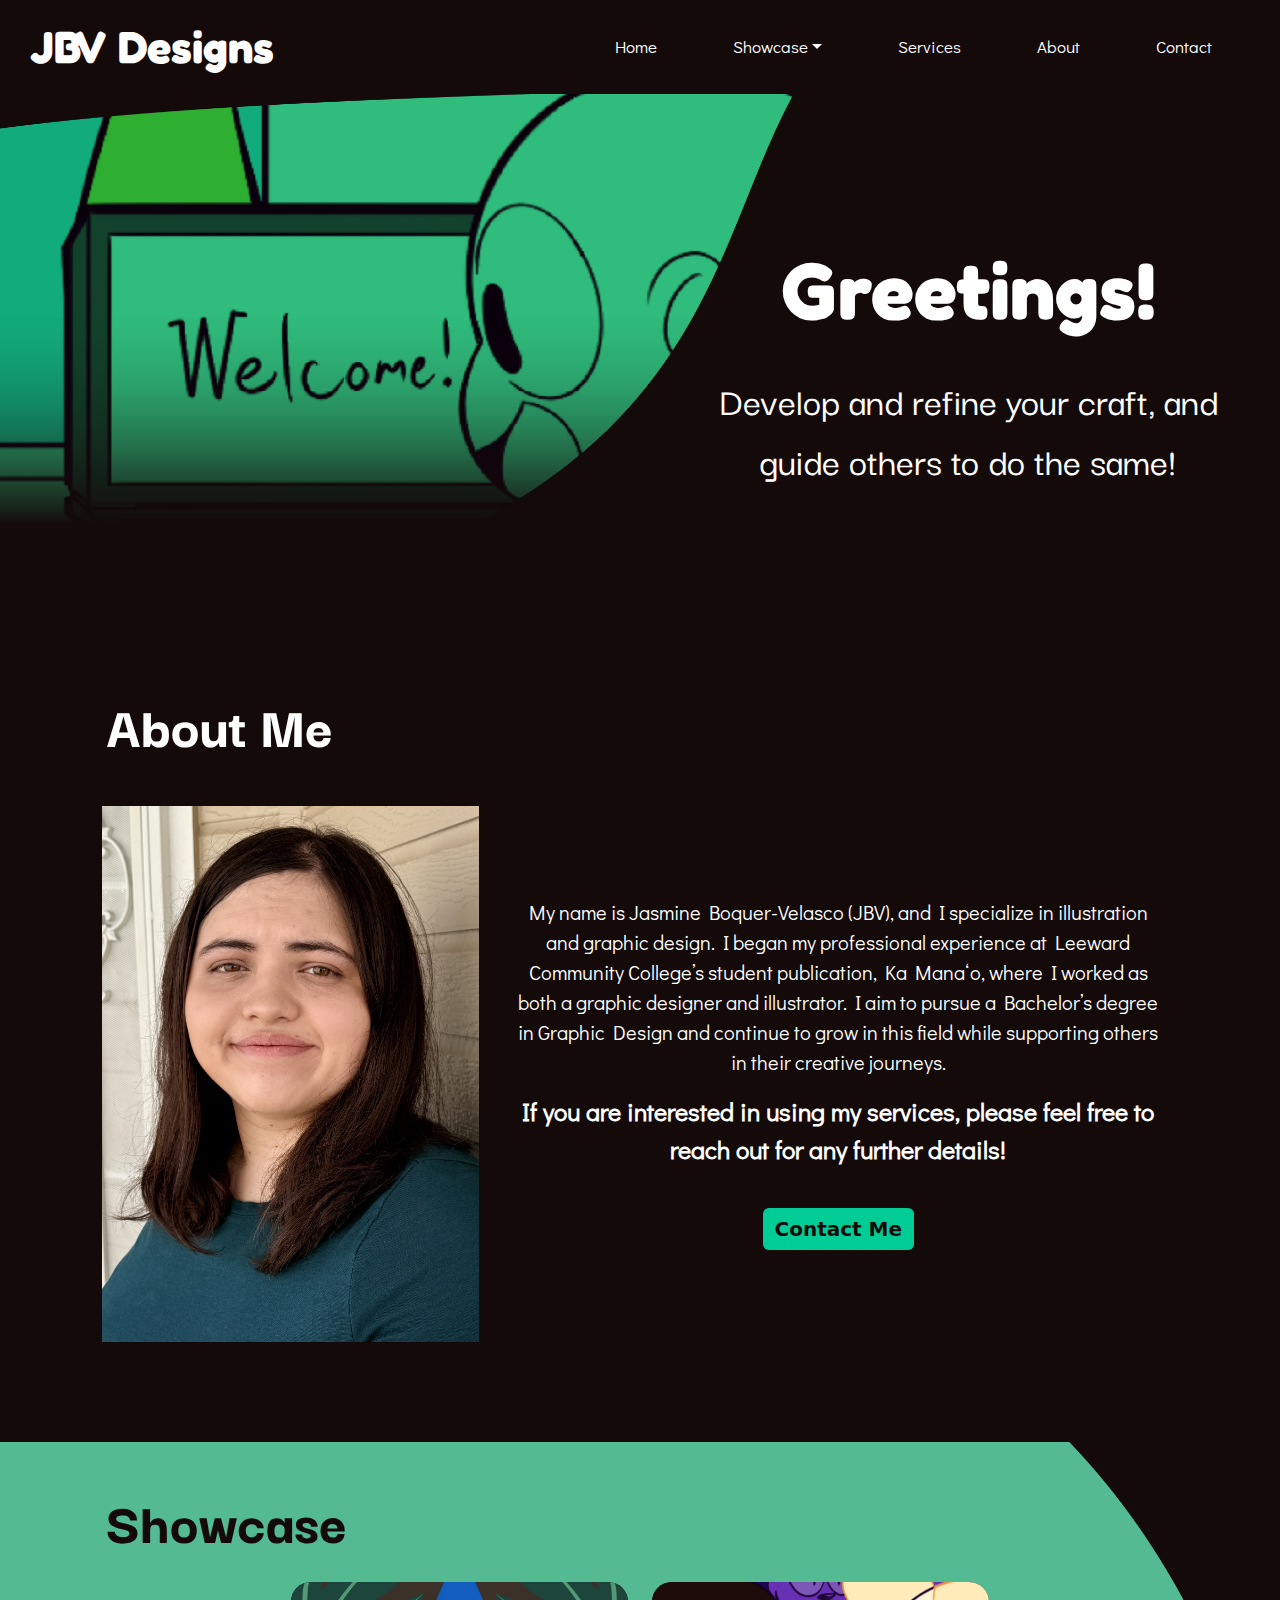
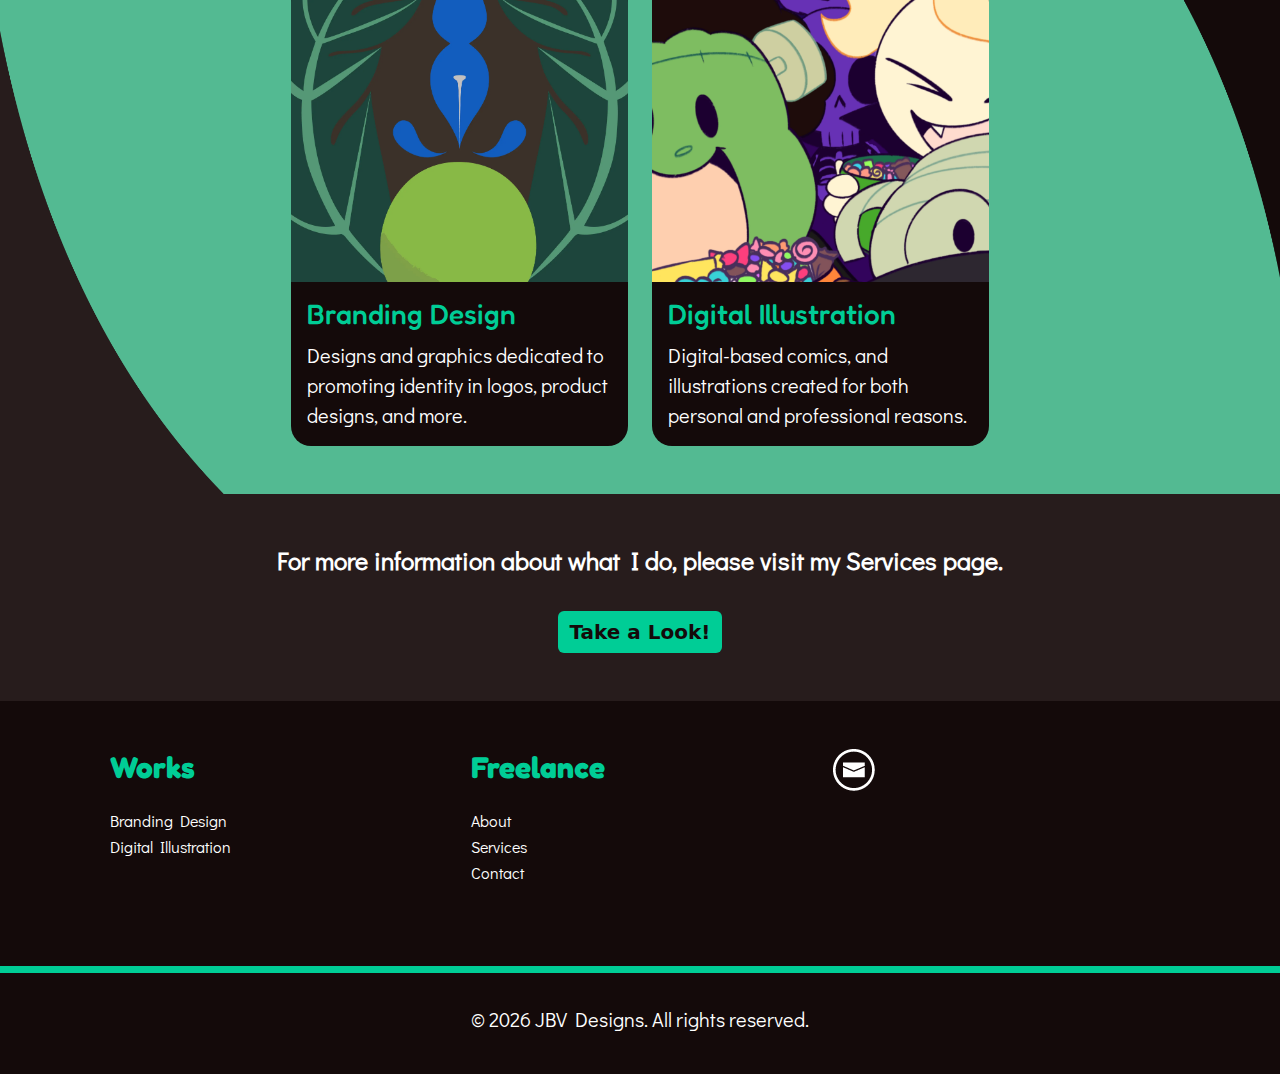
<file: index.html>
<!DOCTYPE html>
<html lang="en">
<head>
    <!-- REQUIRED: Meta Tags -->
    <meta charset="UTF-8">
    <meta name="viewport" content="width=device-width, initial-scale=1.0">
    <!-- REQUIRED: Page Title -->
    <title>JBV Designs</title>
    <!-- REQUIRED: Bootstrap CSS -->
    <link href="https://cdn.jsdelivr.net/npm/bootstrap@5.3.3/dist/css/bootstrap.min.css" rel="stylesheet" integrity="sha384-QWTKZyjpPEjISv5WaRU9OFeRpok6YctnYmDr5pNlyT2bRjXh0JMhjY6hW+ALEwIH" crossorigin="anonymous">
    <!-- REQUIRED: Your Custom CSS-->
    <link rel="stylesheet" href="css/mystyle.css">
    <!-- REQUIRED: Google Font API -->
    <link href="https://fonts.googleapis.com/css2?family=Sora:wght@400;700&display=swap" rel="stylesheet">
    <link href="https://fonts.googleapis.com/css2?family=Fredoka:wght@300..700&display=swap" rel="stylesheet">
    <link href="https://fonts.googleapis.com/css2?family=Darker+Grotesque:wght@300..900&display=swap" rel="stylesheet">
    <link href="https://fonts.googleapis.com/css2?family=Didact+Gothic&display=swap" rel="stylesheet">
</head>
<body>
    <!-- REQUIRED: Your Content Here -->
        <header>
        <nav class="navbar navbar-expand-lg">
            <!-- Logo -->
            <a class="navbar-brand" href="index.html">JBV Designs</a>
            <button class="navbar-toggler" type="button" data-bs-toggle="collapse" data-bs-target="#navbarNav"
                aria-controls="navbarNav" aria-expanded="false" aria-label="Toggle navigation">
                <span class="navbar-toggler-icon"></span>
            </button>
            <div class="collapse navbar-collapse" id="navbarNav">
                <ul class="navbar-nav ms-auto">
                    <!-- Menu Links -->
                    <li class="nav-item">
                        <a class="nav-link" id="home-link" href="index.html">Home</a>
                    </li>
                    <li class="nav-item dropdown">
                        <a class="nav-link dropdown-toggle" data-bs-auto-close="outside" href="#"
                            id="navbarDarkDropdownMenuLink" role="button" data-bs-toggle="dropdown" aria-expanded="false">
                            Showcase</a>
                        <ul class="dropdown-menu dropdown-menu-dark" aria-labelledby="navbarDarkDropdownMenuLink">
                            <li class="dropend">
                                <a class="dropdown-item dropdown-toggle" data-bs-toggle="dropdown"
                                    href="brandingdesign.html">Branding
                                    Design</a>
                                <ul class="dropdown-menu">
                                    <li><a class="dropdown-item" href="kamanao.html">Ka Manaʻo Logo</a></li>
                                    <li><a class="dropdown-item" href="permatrans.html">PermaTransitions Logo</a></li>
                                    <li><a class="dropdown-item" href="bullettrain.html">Bullet Train Productions Logo</a></li>
                                </ul>
                            </li>
    
                            <li class="dropend">
                                <a class="dropdown-item dropdown-toggle" data-bs-toggle="dropdown"
                                    href="illustration.html">Digital Illustration</a>
                                <ul class="dropdown-menu">
                                    <li><a class="dropdown-item" href="split.html">s.p.l.i.t. (Fan-Art)</a></li>
                                    <li><a class="dropdown-item" href="magic.html">Magic Trick</a></li>
                                    <li><a class="dropdown-item" href="assignmentdue.html">Due Tomorrow</a></li>
                                    <li><a class="dropdown-item" href="halloweencandy.html">Candy Shortage</a></li>
                                    <li><a class="dropdown-item" href="halloweencomic.html">Late Night Visitor</a></li>
                                </ul>
                            </li>
                        </ul>
                    </li>
                    <li class="nav-item">
                        <a class="nav-link" href="services.html">Services</a>
                    </li>
                    <li class="nav-item">
                        <a class="nav-link" href="aboutme.html">About</a>
                    </li>
                    <li class="nav-item">
                        <a class="nav-link" href="contactme.html">Contact</a>
                    </li>
                </ul>
            </div>
    </header>

        <div class="background1">
            <section class="Hero-section">
                <div class="container py-5" style="text-align: right;">
                        <div class="Hero-text" style="text-align: center;">
                            <h1 class="pb-4">Greetings!</h1>
                            <h2>Develop and refine your craft, and guide others to do the same!</h2>
                        </div>
                    </div>
                </div>
            </section>
        </div>

    <section class="About-section">
        <div class="container py-5">
            <h2 class="Section-title pb-4 mx-4">About Me</h2>
            <div class="About-content">
                    <div class="About-image" style="text-align: left;">
                        <a href="aboutme.html"><img src="images/About-Portrait.jpeg" class="img-fluid"></a>
                    </div>
                <div class="About-text" style="text-align: center;">
                    <div class="container">
                        <p>
                            My name is Jasmine Boquer-Velasco (JBV), and I specialize in illustration and graphic design. I began my professional
                            experience at Leeward Community College’s student publication, Ka Manaʻo, where I worked as both a graphic designer and
                            illustrator. I aim to pursue a Bachelor’s degree in Graphic Design and continue to grow in this field while
                            supporting others in their creative journeys.
                        </p>
                        <p class="blockquote pb-4">If you are interested in using my services, please feel free to reach out for any
                            further details!
                        </p>
                        <a class="btn btn-secondary" href="contactme.html" role="button">Contact Me</a>
                    </div>
                </div>
            </div>
    </section>

    <section class="Showcase-section-1">
        <div class="container">
            <h2 class="Section-title-2 pt-5 mx-4">Showcase</h2>
            <div class="row justify-content-center g-4 pt-4 pb-5 mx-3">
                <div class="col-12 col-md-6 col-xl-4">
                    <div class="card">
                        <a class="card-link" href="brandingdesign.html">
                            <img src="images/Branding-Design_Thumbnail_2.webp" class="card-img-top" alt="Branding Design Thumbnail">
                            <div class="card-body">
                                <h3>Branding Design</h3>
                                <p class="card-text">Designs and graphics dedicated to promoting identity in logos, product
                                    designs, and more.</p>
                            </div>
                        </a>
                    </div>
                </div>
                <div class="col-12 col-md-6 col-xl-4">
                    <div class="card">
                        <a class="card-link" href="illustration.html" style="text-decoration: none;">
                            <img src="images/Digital-Illustrations_Thumbnail_2.webp" class="card-img-top"
                                alt="Digital Illustration Thumbnail">
                            <div class="card-body">
                                <h3>Digital Illustration</h3>
                                <p class="card-text">Digital-based comics, and illustrations created for both personal and
                                    professional reasons.</p>
                            </div>
                        </a>
                    </div>
                </div>
            </div>
        </div>
    </section>

    <section class="index-services" style="background-color: #271c1c">
        <div class="Services-section py-5 mx-4" style="text-align: center">
                <p class="blockquote-2 pb-3">For more information about what I do, please visit my Services page.</p>
                <a class="btn btn-secondary" href="services.html" role="button">Take a Look!</a>
        </div>
    </section>

    <footer class="pt-5"style="background-color: #140a0a;">
        <div class="container pb-5">
            <div class="row mx-3">
                <div class="col">
                    <h5 class="footer-heading">Works</h5>
                    <ul class="list-unstyled">
                        <li><a class="footer-links" href="brandingdesign.html">Branding Design</a></li>
                        <li><a class="footer-links" href="illustration.html">Digital Illustration</a></li>
                    </ul>
                </div>
                <div class="col">
                    <h5 class="footer-heading">Freelance</h5>
                    <ul class="list-unstyled">
                        <li><a class="footer-links" href="aboutme.html">About</a></li>
                        <li><a class="footer-links" href="services.html">Services</a></li>
                        <li><a class="footer-links" href="contactme.html">Contact</a></li>
                    </ul>
                </div>
                <div class="col">
                    <ul class="list-inline social-icons">
                        <li>
                            <a href="mailto:jasmineboquervelasco@gmail.com">
                                <img src="images/footer_social_email.png" alt="Email Icon">
                            </a>
                        </li>
                    </ul>
                </div>
            </div>
        </div>
        <hr class="footer-line">
        <div class="footer-bottom pb-4" style="text-align: center;">
            <p class="footer-note">&copy; 2026 JBV Designs. All rights reserved.</p>
        </div>
    </footer>

    <!-- REQUIRED: Javascript -->
    <script src="https://cdn.jsdelivr.net/npm/bootstrap@5.3.3/dist/js/bootstrap.bundle.min.js"
        integrity="sha384-YvpcrYf0tY3lHB60NNkmXc5s9fDVZLESaAA55NDzOxhy9GkcIdslK1eN7N6jIeHz"
        crossorigin="anonymous"></script>
</body>

</html>
</file>
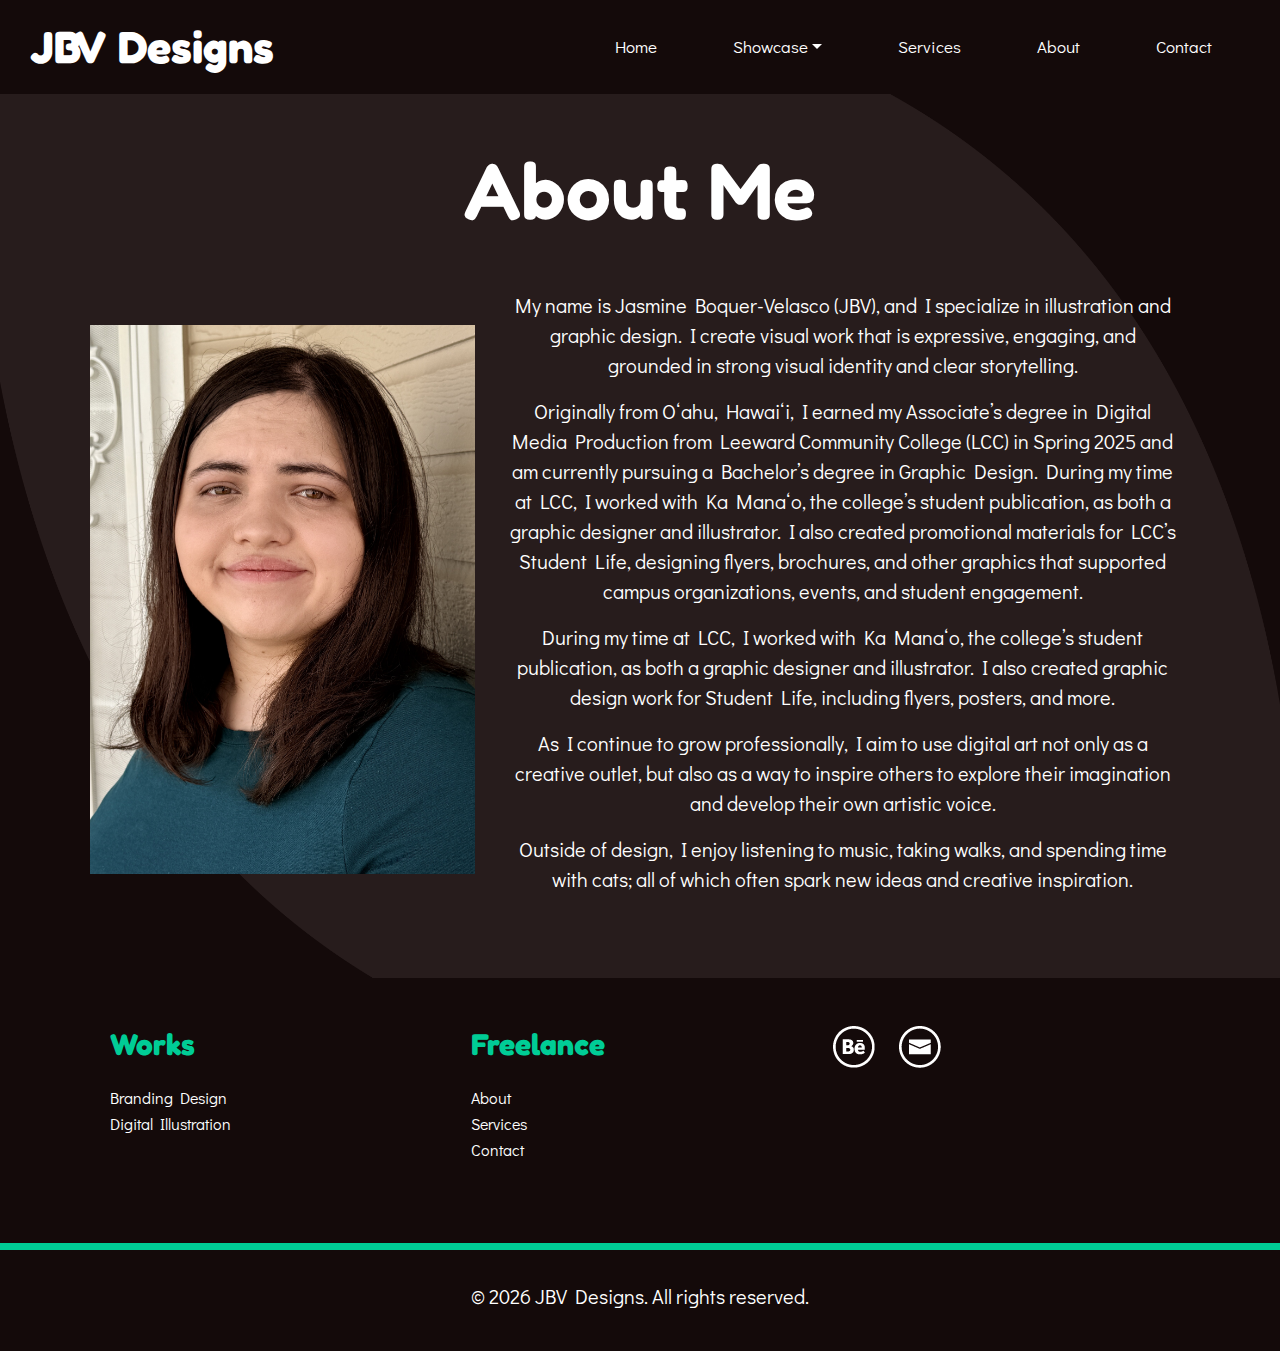
<file: aboutme.html>
<!DOCTYPE html>
<html lang="en">
<head>
    <meta charset="UTF-8">
    <meta name="viewport" content="width=device-width, initial-scale=1.0">
    <title>About Me</title>
    <link href="https://cdn.jsdelivr.net/npm/bootstrap@5.3.3/dist/css/bootstrap.min.css" rel="stylesheet" integrity="sha384-QWTKZyjpPEjISv5WaRU9OFeRpok6YctnYmDr5pNlyT2bRjXh0JMhjY6hW+ALEwIH" crossorigin="anonymous">
    <link rel="stylesheet" href="css/mystyle.css">
    <link href="https://fonts.googleapis.com/css2?family=Sora:wght@400;700&display=swap" rel="style
    sheet">
    <link href="https://fonts.googleapis.com/css2?family=Fredoka:wght@300..700&display=swap" rel="stylesheet">
    <link href="https://fonts.googleapis.com/css2?family=Darker+Grotesque:wght@300..900&display=swap" rel="stylesheet">
    <link href="https://fonts.googleapis.com/css2?family=Didact+Gothic&display=swap" rel="stylesheet">

</head>
<body>
 <div style="background-color:#271C1C;">
    <header>
        <nav class="navbar navbar-expand-lg">
            <!-- Logo -->
            <a class="navbar-brand" href="index.html">JBV Designs</a>
            <button class="navbar-toggler" type="button" data-bs-toggle="collapse" data-bs-target="#navbarNav"
                aria-controls="navbarNav" aria-expanded="false" aria-label="Toggle navigation">
                <span class="navbar-toggler-icon"></span>
            </button>
            <div class="collapse navbar-collapse" id="navbarNav">
                <ul class="navbar-nav ms-auto">
                    <!-- Menu Links -->
                    <li class="nav-item">
                        <a class="nav-link" id="home-link" href="index.html">Home</a>
                    </li>
                    <li class="nav-item dropdown">
                        <a class="nav-link dropdown-toggle" data-bs-auto-close="outside" href="#"
                            id="navbarDarkDropdownMenuLink" role="button" data-bs-toggle="dropdown" aria-expanded="false">
                            Showcase</a>
                        <ul class="dropdown-menu dropdown-menu-dark" aria-labelledby="navbarDarkDropdownMenuLink">
                            <li class="dropend">
                                <a class="dropdown-item dropdown-toggle" data-bs-toggle="dropdown"
                                    href="brandingdesign.html">Branding
                                    Design</a>
                                <ul class="dropdown-menu">
                                    <li><a class="dropdown-item" href="kamanao.html">Ka Manaʻo Logo</a></li>
                                    <li><a class="dropdown-item" href="permatrans.html">PermaTransitions Logo</a></li>
                                    <li><a class="dropdown-item" href="bullettrain.html">Bullet Train Productions Logo</a></li>
                                </ul>
                            </li>
    
                            <li class="dropend">
                                <a class="dropdown-item dropdown-toggle" data-bs-toggle="dropdown"
                                    href="illustration.html">Digital Illustration</a>
                                <ul class="dropdown-menu">
                                    <li><a class="dropdown-item" href="split.html">s.p.l.i.t. (Fan-Art)</a></li>
                                    <li><a class="dropdown-item" href="magic.html">Magic Trick</a></li>
                                    <li><a class="dropdown-item" href="assignmentdue.html">Due Tomorrow</a></li>
                                    <li><a class="dropdown-item" href="halloweencandy.html">Candy Shortage</a></li>
                                    <li><a class="dropdown-item" href="halloweencomic.html">Late Night Visitor</a></li>
                                </ul>
                            </li>
                        </ul>
                    </li>
                    <li class="nav-item">
                        <a class="nav-link" href="services.html">Services</a>
                    </li>
                    <li class="nav-item">
                        <a class="nav-link" href="aboutme.html">About</a>
                    </li>
                    <li class="nav-item">
                        <a class="nav-link" href="contactme.html">Contact</a>
                    </li>
                </ul>
            </div>
    </header>

    <section class="AboutDesign">
            <h1 class="Content-title pt-5" style="text-align: center;">About Me</h1>
            <div class="container pt-4 pb-5">
                <div class="row justify-content-center g-4">
                <div class="About-content">
                    <div class="About-image" style="text-align: left;">
                        <img src="images/About-Portrait.jpeg" class="img-fluid">
                    </div>
                <div class="About-text" style="text-align: center;">
                    <div class="container">
                        <p> My name is Jasmine Boquer-Velasco (JBV), and I specialize in illustration and graphic design. I create visual work
                            that is expressive, engaging, and grounded in strong visual identity and clear storytelling.
                        </p> 
                        <p> Originally from Oʻahu, Hawaiʻi, I earned my Associate’s degree in Digital Media Production from Leeward Community
                            College (LCC) in Spring 2025 and am currently pursuing a Bachelor’s degree in Graphic Design. During my time at LCC,
                            I worked with Ka Manaʻo, the college’s student publication, as both a graphic designer and illustrator. I also
                            created promotional materials for LCC’s Student Life, designing flyers, brochures, and other graphics that supported
                            campus organizations, events, and student engagement.
                        </p>
                        <p> During my time at LCC, I worked with Ka Manaʻo, the college’s student publication, as both a graphic designer and
                            illustrator. I also created graphic design work for Student Life, including flyers, posters, and more.
                        </p>
                        <p> As I continue to grow professionally, I aim to use digital art not only as a creative outlet, but also as a way to
                            inspire others to explore their imagination and develop their own artistic voice.
                        </p>
                        <p> Outside of design, I enjoy listening to music, taking walks, and spending time with cats; all of which often spark
                            new ideas and creative inspiration.
                        </p>
                    </div>
                </div>
            </div>
                </div>
            </div>
    </section>
    </div>

    <footer class="pt-5"style="background-color: #140a0a;">
        <div class="container pb-5">
            <div class="row mx-3">
                <div class="col">
                    <h5 class="footer-heading">Works</h5>
                    <ul class="list-unstyled">
                        <li><a class="footer-links" href="brandingdesign.html">Branding Design</a></li>
                        <li><a class="footer-links" href="illustration.html">Digital Illustration</a></li>
                    </ul>
                </div>
                <div class="col">
                    <h5 class="footer-heading">Freelance</h5>
                    <ul class="list-unstyled">
                        <li><a class="footer-links" href="aboutme.html">About</a></li>
                        <li><a class="footer-links" href="services.html">Services</a></li>
                        <li><a class="footer-links" href="contactme.html">Contact</a></li>
                    </ul>
                </div>
                <div class="col">
                    <ul class="list-inline social-icons">
                        <li>
                            <a href="https://www.behance.net/jasmineboquer-">
                                <img src="images/footer_social_behance.png" alt="Behance Icon">
                            </a>
                        </li>
                        <li>
                            <a href="mailto:jasmineboquervelasco@gmail.com">
                                <img src="images/footer_social_email.png" alt="Email Icon">
                            </a>
                        </li>
                    </ul>
                </div>
            </div>
        </div>
        <hr class="footer-line">
        <div class="footer-bottom pb-4" style="text-align: center;">
            <p class="footer-note">&copy; 2026 JBV Designs. All rights reserved.</p>
        </div>
    </footer>

    <!-- REQUIRED: Javascript -->
    <script src="https://cdn.jsdelivr.net/npm/bootstrap@5.3.3/dist/js/bootstrap.bundle.min.js"
        integrity="sha384-YvpcrYf0tY3lHB60NNkmXc5s9fDVZLESaAA55NDzOxhy9GkcIdslK1eN7N6jIeHz"
        crossorigin="anonymous"></script>
</body>

</html>
</file>
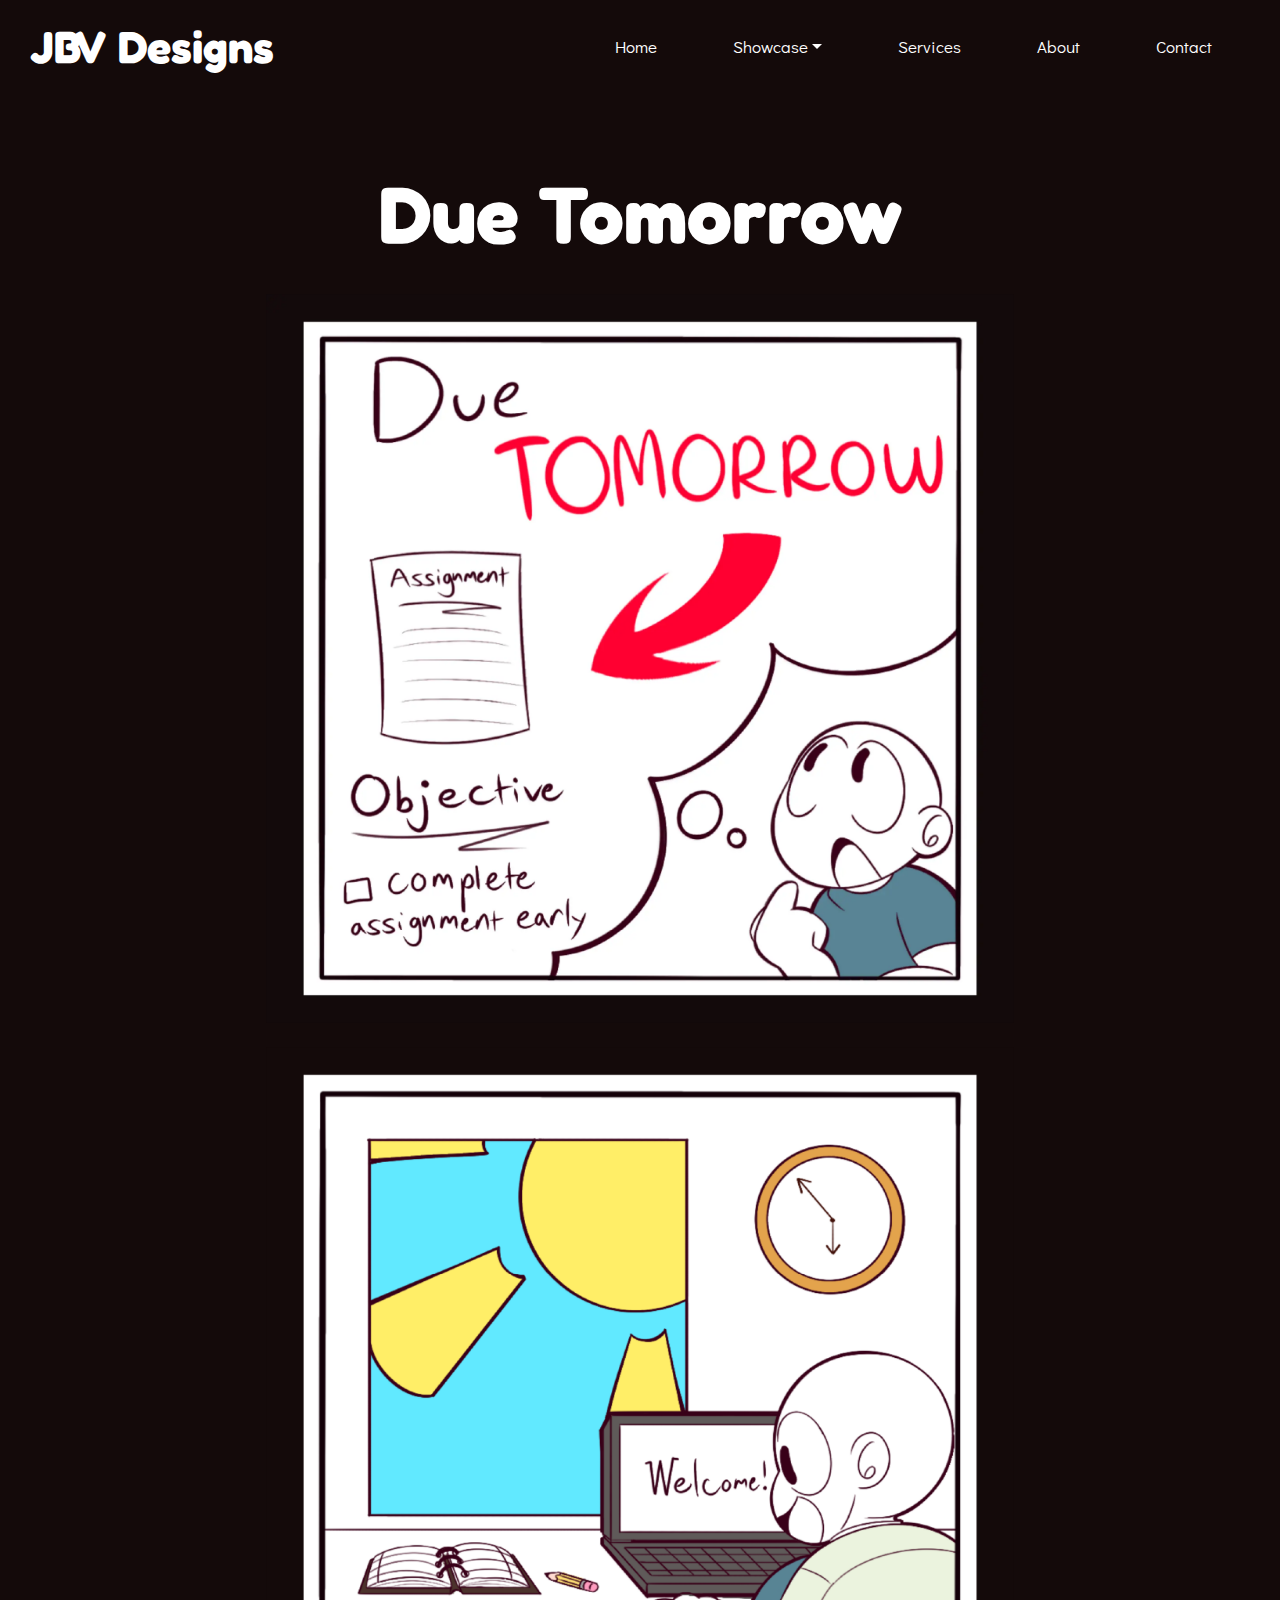
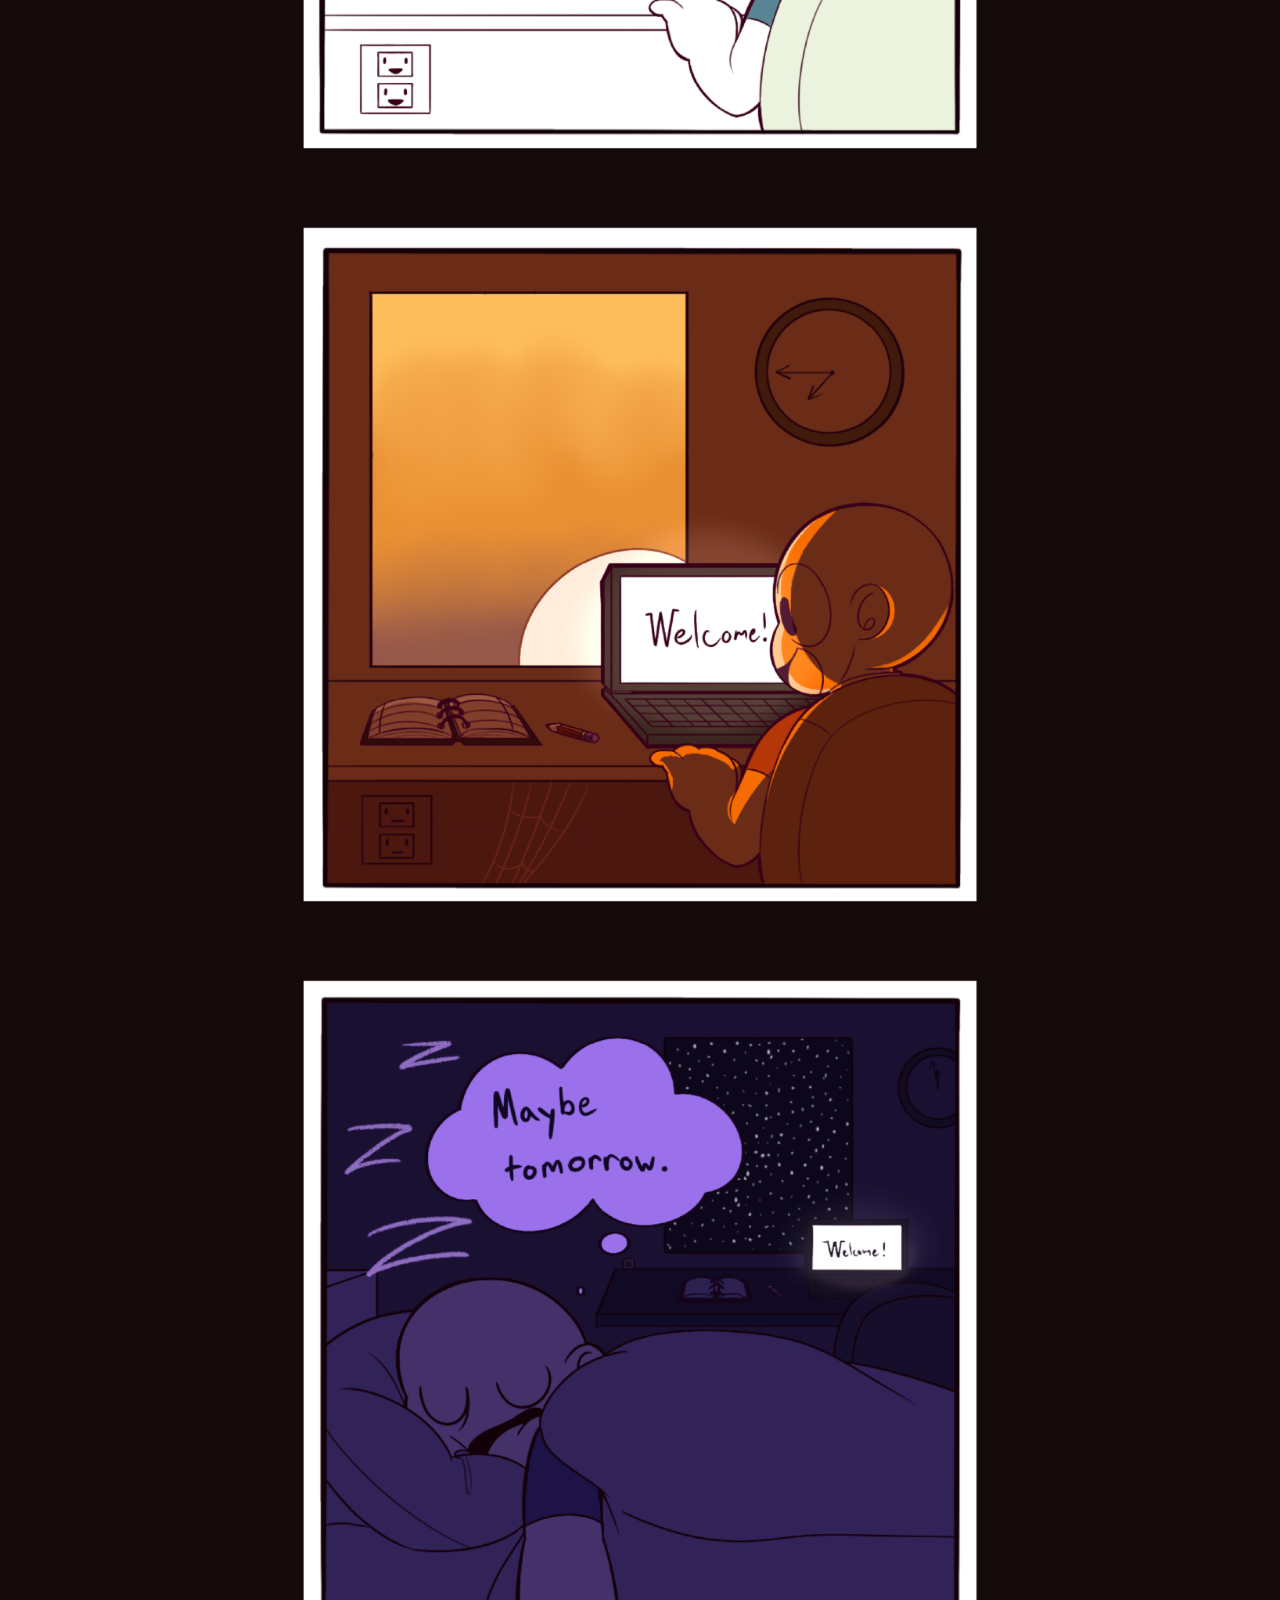
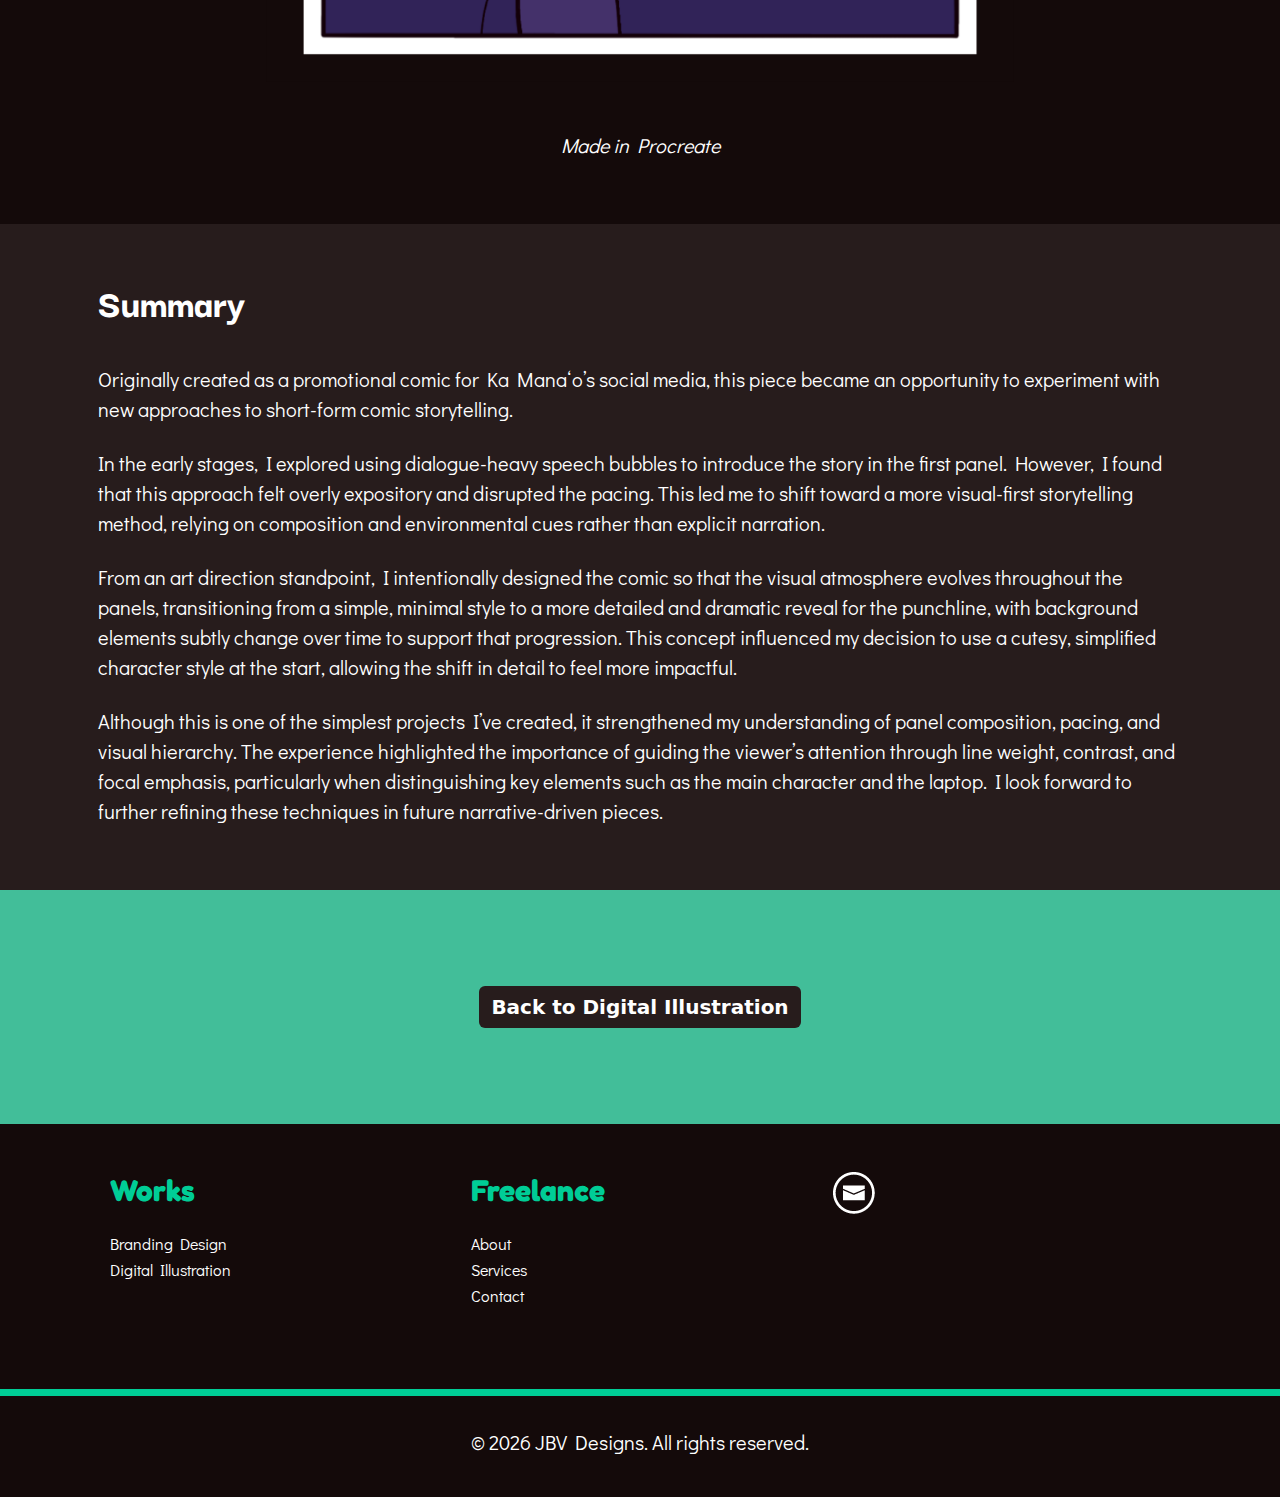
<file: assignmentdue.html>
<!DOCTYPE html>
<html lang="en">
<head>
    <!-- REQUIRED: Meta Tags -->
    <meta charset="UTF-8">
    <meta name="viewport" content="width=device-width, initial-scale=1.0">
    <!-- REQUIRED: Page Title -->
    <title>Due Tomorrow</title>
    <!-- REQUIRED: Bootstrap CSS -->
    <link href="https://cdn.jsdelivr.net/npm/bootstrap@5.3.3/dist/css/bootstrap.min.css" rel="stylesheet" integrity="sha384-QWTKZyjpPEjISv5WaRU9OFeRpok6YctnYmDr5pNlyT2bRjXh0JMhjY6hW+ALEwIH" crossorigin="anonymous">
    <!-- REQUIRED: Your Custom CSS-->
    <link rel="stylesheet" href="css/mystyle.css">
    <!-- REQUIRED: Google Font API -->
    <link href="https://fonts.googleapis.com/css2?family=Sora:wght@400;700&display=swap" rel="style
    sheet">
    <link href="https://fonts.googleapis.com/css2?family=Fredoka:wght@300..700&display=swap" rel="stylesheet">
    <link href="https://fonts.googleapis.com/css2?family=Darker+Grotesque:wght@300..900&display=swap" rel="stylesheet">
    <link href="https://fonts.googleapis.com/css2?family=Didact+Gothic&display=swap" rel="stylesheet">
</head>
<body>
    <header>
        <nav class="navbar navbar-expand-lg">
            <!-- Logo -->
            <a class="navbar-brand" href="index.html">JBV Designs</a>
            <button class="navbar-toggler" type="button" data-bs-toggle="collapse" data-bs-target="#navbarNav"
                aria-controls="navbarNav" aria-expanded="false" aria-label="Toggle navigation">
                <span class="navbar-toggler-icon"></span>
            </button>
            <div class="collapse navbar-collapse" id="navbarNav">
                <ul class="navbar-nav ms-auto">
                    <!-- Menu Links -->
                    <li class="nav-item">
                        <a class="nav-link" id="home-link" href="index.html">Home</a>
                    </li>
                    <li class="nav-item dropdown">
                        <a class="nav-link dropdown-toggle" data-bs-auto-close="outside" href="#"
                            id="navbarDarkDropdownMenuLink" role="button" data-bs-toggle="dropdown" aria-expanded="false">
                            Showcase</a>
                        <ul class="dropdown-menu dropdown-menu-dark" aria-labelledby="navbarDarkDropdownMenuLink">
                            <li class="dropend">
                                <a class="dropdown-item dropdown-toggle" data-bs-toggle="dropdown"
                                    href="brandingdesign.html">Branding
                                    Design</a>
                                <ul class="dropdown-menu">
                                    <li><a class="dropdown-item" href="kamanao.html">Ka Manaʻo Logo</a></li>
                                    <li><a class="dropdown-item" href="permatrans.html">PermaTransitions Logo</a></li>
                                    <li><a class="dropdown-item" href="bullettrain.html">Bullet Train Productions Logo</a></li>
                                </ul>
                            </li>
    
                            <li class="dropend">
                                <a class="dropdown-item dropdown-toggle" data-bs-toggle="dropdown"
                                    href="illustration.html">Digital Illustration</a>
                                <ul class="dropdown-menu">
                                    <li><a class="dropdown-item" href="split.html">s.p.l.i.t. (Fan-Art)</a></li>
                                    <li><a class="dropdown-item" href="magic.html">Magic Trick</a></li>
                                    <li><a class="dropdown-item" href="assignmentdue.html">Due Tomorrow</a></li>
                                    <li><a class="dropdown-item" href="halloweencandy.html">Candy Shortage</a></li>
                                    <li><a class="dropdown-item" href="halloweencomic.html">Late Night Visitor</a></li>
                                </ul>
                            </li>
                        </ul>
                    </li>
                    <li class="nav-item">
                        <a class="nav-link" href="services.html">Services</a>
                    </li>
                    <li class="nav-item">
                        <a class="nav-link" href="aboutme.html">About</a>
                    </li>
                    <li class="nav-item">
                        <a class="nav-link" href="contactme.html">Contact</a>
                    </li>
                </ul>
            </div>
    </header>

    <section class="project-image py-5" style="background-color: #140a0a;">
        <div class="project-image-background mx-3">
            <h1 class="py-4" style="text-align: center;">Due Tomorrow</h1>
            <div class="project-detail">
                <img class="project-detail-visuals-1 img-fluid" src="images/IMG_0817.webp" alt="Due Tomorrow Panel 1">
                <img class="project-detail-visuals-1 img-fluid" src="images/IMG_0818.PNG" alt="Due Tomorrow Panel 2">
                <img class="project-detail-visuals-1 img-fluid" src="images/IMG_0819.PNG" alt="Due Tomorrow Panel 3">
                <img class="project-detail-visuals-1 img-fluid" src="images/IMG_0820.PNG" alt="Due Tomorrow Panel 4">
                <p class="pt-4" style="font-style: italic; text-align: center;">Made in Procreate</p>
            </div>
        </div>
    </section>

    <section class="py-5" style="background-color:#271C1C;">
        <div class="container">
            <h2 class="project-background-title-2 pb-4 mx-3">Summary</h2>
            <p class="project-background-body pb-2 mx-3">Originally created as a promotional comic for Ka Manaʻo’s social media, this
                piece became an opportunity to experiment with new approaches to short-form comic storytelling.</p>
            </p>
            <p class="project-background-body pb-2 mx-3"> In the early stages, I explored using dialogue-heavy speech bubbles to
                introduce the story in the first panel. However, I found that this approach felt overly expository and disrupted the
                pacing. This led me to shift toward a more visual-first storytelling method, relying on composition and
                environmental cues rather than explicit narration.
            </p>
            <p class="project-background-body pb-2 mx-3">From an art direction standpoint, I intentionally designed the comic so that the
                visual atmosphere evolves throughout the panels, transitioning from a simple, minimal style to a more detailed and
                dramatic reveal for the punchline, with background elements subtly change over time to support that progression. This
                concept influenced my decision to use a cutesy, simplified character style at the start, allowing the shift in
                detail to feel more impactful.
            </p>
            <p class="project-background-body mx-3">
                Although this is one of the simplest projects I’ve created, it strengthened my understanding of panel composition,
                pacing, and visual hierarchy. The experience highlighted the importance of guiding the viewer’s attention through line
                weight, contrast, and focal emphasis, particularly when distinguishing key elements such as the main character and the
                laptop. I look forward to further refining these techniques in future narrative-driven pieces.
            </p>
        </div>
    </section>
    

    <section class="py-5" style="background-color:#42be99; text-align: center;">
        <div class="Back-to-category-button py-5">
            <a id="btn-2" class="btn btn-primary" href="illustration.html">Back to Digital Illustration</a>
        </div>
    </section>

    <footer class="pt-5"style="background-color: #140a0a;">
        <div class="container pb-5">
            <div class="row mx-3">
                <div class="col">
                    <h5 class="footer-heading">Works</h5>
                    <ul class="list-unstyled">
                        <li><a class="footer-links" href="brandingdesign.html">Branding Design</a></li>
                        <li><a class="footer-links" href="illustration.html">Digital Illustration</a></li>
                    </ul>
                </div>
                <div class="col">
                    <h5 class="footer-heading">Freelance</h5>
                    <ul class="list-unstyled">
                        <li><a class="footer-links" href="aboutme.html">About</a></li>
                        <li><a class="footer-links" href="services.html">Services</a></li>
                        <li><a class="footer-links" href="contactme.html">Contact</a></li>
                    </ul>
                </div>
                <div class="col">
                    <ul class="list-inline social-icons">
                        <li>
                            <a href="mailto:jasmineboquervelasco@gmail.com">
                                <img src="images/footer_social_email.png" alt="Email Icon">
                            </a>
                        </li>
                    </ul>
                </div>
            </div>
        </div>
        <hr class="footer-line">
        <div class="footer-bottom pb-4" style="text-align: center;">
            <p class="footer-note">&copy; 2026 JBV Designs. All rights reserved.</p>
        </div>
    </footer>

    <!-- REQUIRED: Javascript -->
    <script src="https://cdn.jsdelivr.net/npm/bootstrap@5.3.3/dist/js/bootstrap.bundle.min.js"
        integrity="sha384-YvpcrYf0tY3lHB60NNkmXc5s9fDVZLESaAA55NDzOxhy9GkcIdslK1eN7N6jIeHz"
        crossorigin="anonymous"></script>
</body>

</html>
</file>
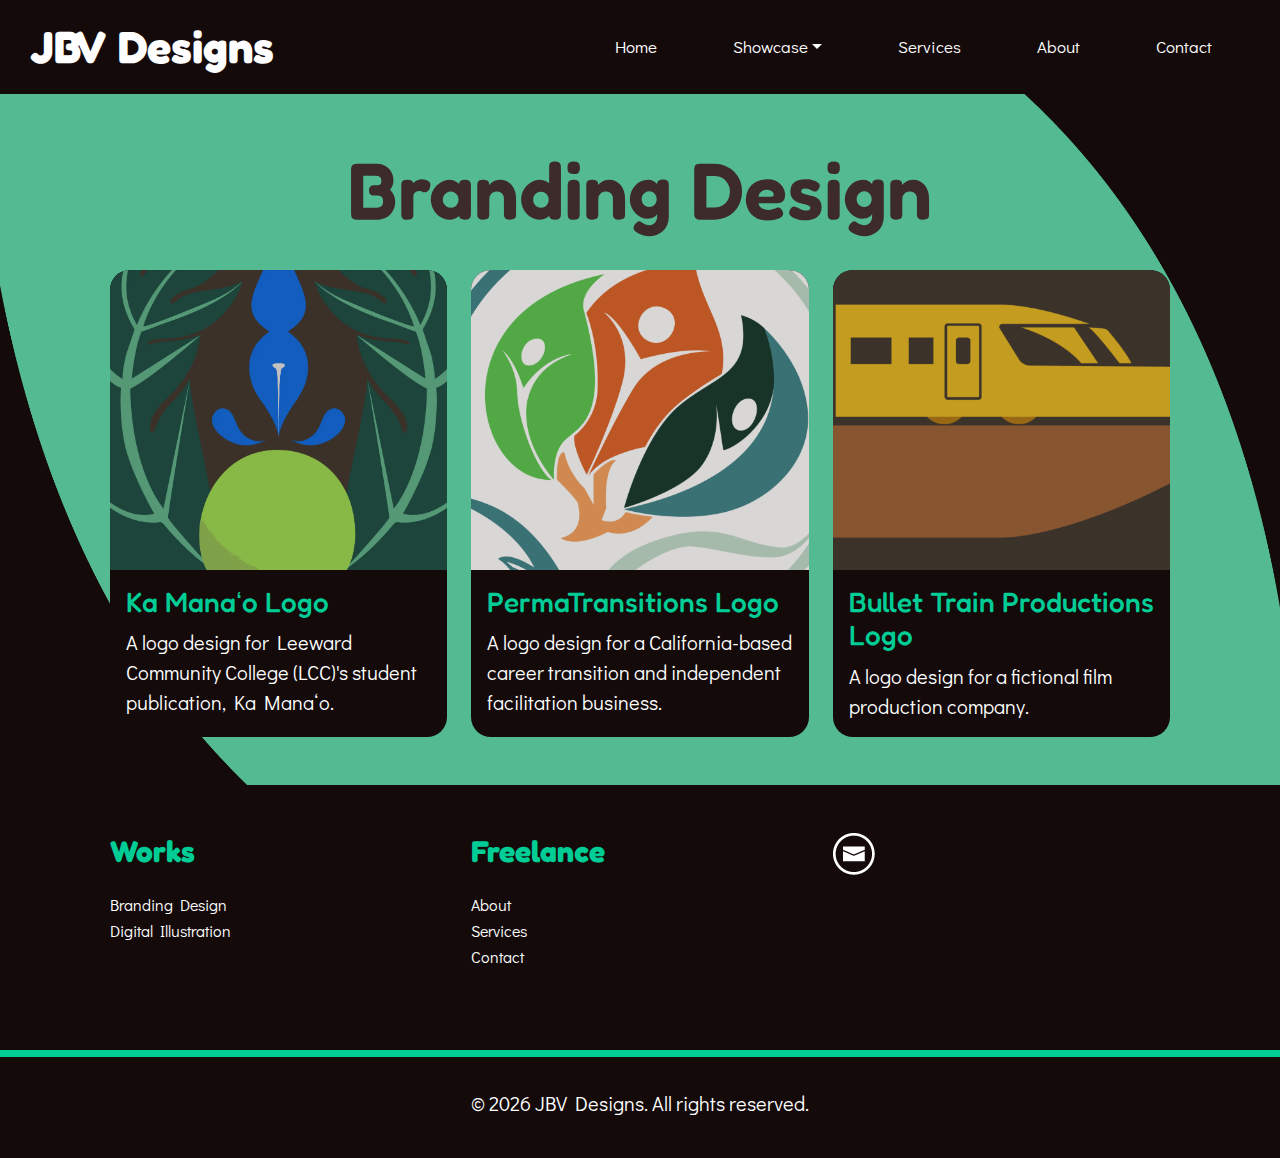
<file: brandingdesign.html>
<!DOCTYPE html>
<html lang="en">
<head>
    <meta charset="UTF-8">
    <meta name="viewport" content="width=device-width, initial-scale=1.0">
    <title>Branding Design</title>
    <link href="https://cdn.jsdelivr.net/npm/bootstrap@5.3.3/dist/css/bootstrap.min.css" rel="stylesheet" integrity="sha384-QWTKZyjpPEjISv5WaRU9OFeRpok6YctnYmDr5pNlyT2bRjXh0JMhjY6hW+ALEwIH" crossorigin="anonymous">
    <link rel="stylesheet" href="css/mystyle.css">
    <link href="https://fonts.googleapis.com/css2?family=Sora:wght@400;700&display=swap" rel="style
    sheet">
    <link href="https://fonts.googleapis.com/css2?family=Fredoka:wght@300..700&display=swap" rel="stylesheet">
    <link href="https://fonts.googleapis.com/css2?family=Darker+Grotesque:wght@300..900&display=swap" rel="stylesheet">
    <link href="https://fonts.googleapis.com/css2?family=Didact+Gothic&display=swap" rel="stylesheet">

</head>
<body>
 <div style="background-color:#53ba92;">
    <header>
        <nav class="navbar navbar-expand-lg">
            <!-- Logo -->
            <a class="navbar-brand" href="index.html">JBV Designs</a>
            <button class="navbar-toggler" type="button" data-bs-toggle="collapse" data-bs-target="#navbarNav"
                aria-controls="navbarNav" aria-expanded="false" aria-label="Toggle navigation">
                <span class="navbar-toggler-icon"></span>
            </button>
            <div class="collapse navbar-collapse" id="navbarNav">
                <ul class="navbar-nav ms-auto">
                    <!-- Menu Links -->
                    <li class="nav-item">
                        <a class="nav-link" id="home-link" href="index.html">Home</a>
                    </li>
                    <li class="nav-item dropdown">
                        <a class="nav-link dropdown-toggle" data-bs-auto-close="outside" href="#"
                            id="navbarDarkDropdownMenuLink" role="button" data-bs-toggle="dropdown" aria-expanded="false">
                            Showcase</a>
                        <ul class="dropdown-menu dropdown-menu-dark" aria-labelledby="navbarDarkDropdownMenuLink">
                            <li class="dropend">
                                <a class="dropdown-item dropdown-toggle" data-bs-toggle="dropdown"
                                    href="brandingdesign.html">Branding
                                    Design</a>
                                <ul class="dropdown-menu">
                                    <li><a class="dropdown-item" href="kamanao.html">Ka Manaʻo Logo</a></li>
                                    <li><a class="dropdown-item" href="permatrans.html">PermaTransitions Logo</a></li>
                                    <li><a class="dropdown-item" href="bullettrain.html">Bullet Train Productions Logo</a></li>
                                </ul>
                            </li>
    
                            <li class="dropend">
                                <a class="dropdown-item dropdown-toggle" data-bs-toggle="dropdown"
                                    href="illustration.html">Digital Illustration</a>
                                <ul class="dropdown-menu">
                                    <li><a class="dropdown-item" href="split.html">s.p.l.i.t. (Fan-Art)</a></li>
                                    <li><a class="dropdown-item" href="magic.html">Magic Trick</a></li>
                                    <li><a class="dropdown-item" href="assignmentdue.html">Due Tomorrow</a></li>
                                    <li><a class="dropdown-item" href="halloweencandy.html">Candy Shortage</a></li>
                                    <li><a class="dropdown-item" href="halloweencomic.html">Late Night Visitor</a></li>
                                </ul>
                            </li>
                        </ul>
                    </li>
                    <li class="nav-item">
                        <a class="nav-link" href="services.html">Services</a>
                    </li>
                    <li class="nav-item">
                        <a class="nav-link" href="aboutme.html">About</a>
                    </li>
                    <li class="nav-item">
                        <a class="nav-link" href="contactme.html">Contact</a>
                    </li>
                </ul>
            </div>
    </header>

    <section class="BrandingDesign" style="background-color:#53ba92;">
        <h1 class="Showcase-title pt-5 mx-4" style="text-align: center;">Branding Design</h1>
        <div class="container pt-4 pb-5">
            <div class="row justify-content-center g-4 mx-3">

                <!-- Card 1 -->
                <div class="col-12 col-md-6 col-xl-4">
                    <div class="card">
                        <a class="card-link" href="kamanao.html">
                            <img src="images/Branding-Design_Thumbnail_2.webp" class="card-img-top" alt="Ka Manaʻo Logo Thumbnail">
                            <div class="card-body">
                                <h3 class="card-title">Ka Manaʻo Logo</h3>
                                <p class="card-text">
                                    A logo design for Leeward Community College (LCC)'s student publication, Ka Manaʻo.
                                 </p>
                            </div>
                        </a>
                    </div>
                </div>
    
                <!-- Card 2 -->
                <div class="col-12 col-md-6 col-xl-4">
                    <div class="card">
                        <a class="card-link" href="permatrans.html">
                            <img src="images/IMG_1040.PNG" class="card-img-top" alt="PermaTransitions Logp Thumbnail">
                            <div class="card-body">
                                <h3 class="card-title">PermaTransitions Logo</h3>
                                <p class="card-text">
                                    A logo design for a California-based career transition and independent facilitation business.
                                 </p>
                            </div>
                        </a>
                    </div>
                </div>

                <!-- Card 2 -->
                <div class="col-12 col-md-6 col-xl-4">
                    <div class="card">
                        <a class="card-link" href="bullettrain.html">
                            <img src="images/IMG_1045.PNG" class="card-img-top" alt="Bullet Train Productions Logo Thumbnail">
                            <div class="card-body">
                                <h3 class="card-title">Bullet Train Productions Logo</h3>
                                <p class="card-text">
                                    A logo design for a fictional film production company.
                                 </p>
                            </div>
                        </a>
                    </div>
                </div>

            </div>
        </div>
    </section>
    </div>

    <footer class="pt-5"style="background-color: #140a0a;">
        <div class="container pb-5">
            <div class="row mx-3">
                <div class="col">
                    <h5 class="footer-heading">Works</h5>
                    <ul class="list-unstyled">
                        <li><a class="footer-links" href="brandingdesign.html">Branding Design</a></li>
                        <li><a class="footer-links" href="illustration.html">Digital Illustration</a></li>
                    </ul>
                </div>
                <div class="col">
                    <h5 class="footer-heading">Freelance</h5>
                    <ul class="list-unstyled">
                        <li><a class="footer-links" href="aboutme.html">About</a></li>
                        <li><a class="footer-links" href="services.html">Services</a></li>
                        <li><a class="footer-links" href="contactme.html">Contact</a></li>
                    </ul>
                </div>
                <div class="col">
                    <ul class="list-inline social-icons">
                        <li>
                            <a href="mailto:jasmineboquervelasco@gmail.com">
                                <img src="images/footer_social_email.png" alt="Email Icon">
                            </a>
                        </li>
                    </ul>
                </div>
            </div>
        </div>
        <hr class="footer-line">
        <div class="footer-bottom pb-4" style="text-align: center;">
            <p class="footer-note">&copy; 2026 JBV Designs. All rights reserved.</p>
        </div>
    </footer>

    <!-- REQUIRED: Javascript -->
    <script src="https://cdn.jsdelivr.net/npm/bootstrap@5.3.3/dist/js/bootstrap.bundle.min.js"
        integrity="sha384-YvpcrYf0tY3lHB60NNkmXc5s9fDVZLESaAA55NDzOxhy9GkcIdslK1eN7N6jIeHz"
        crossorigin="anonymous"></script>
</body>

</html>
</file>
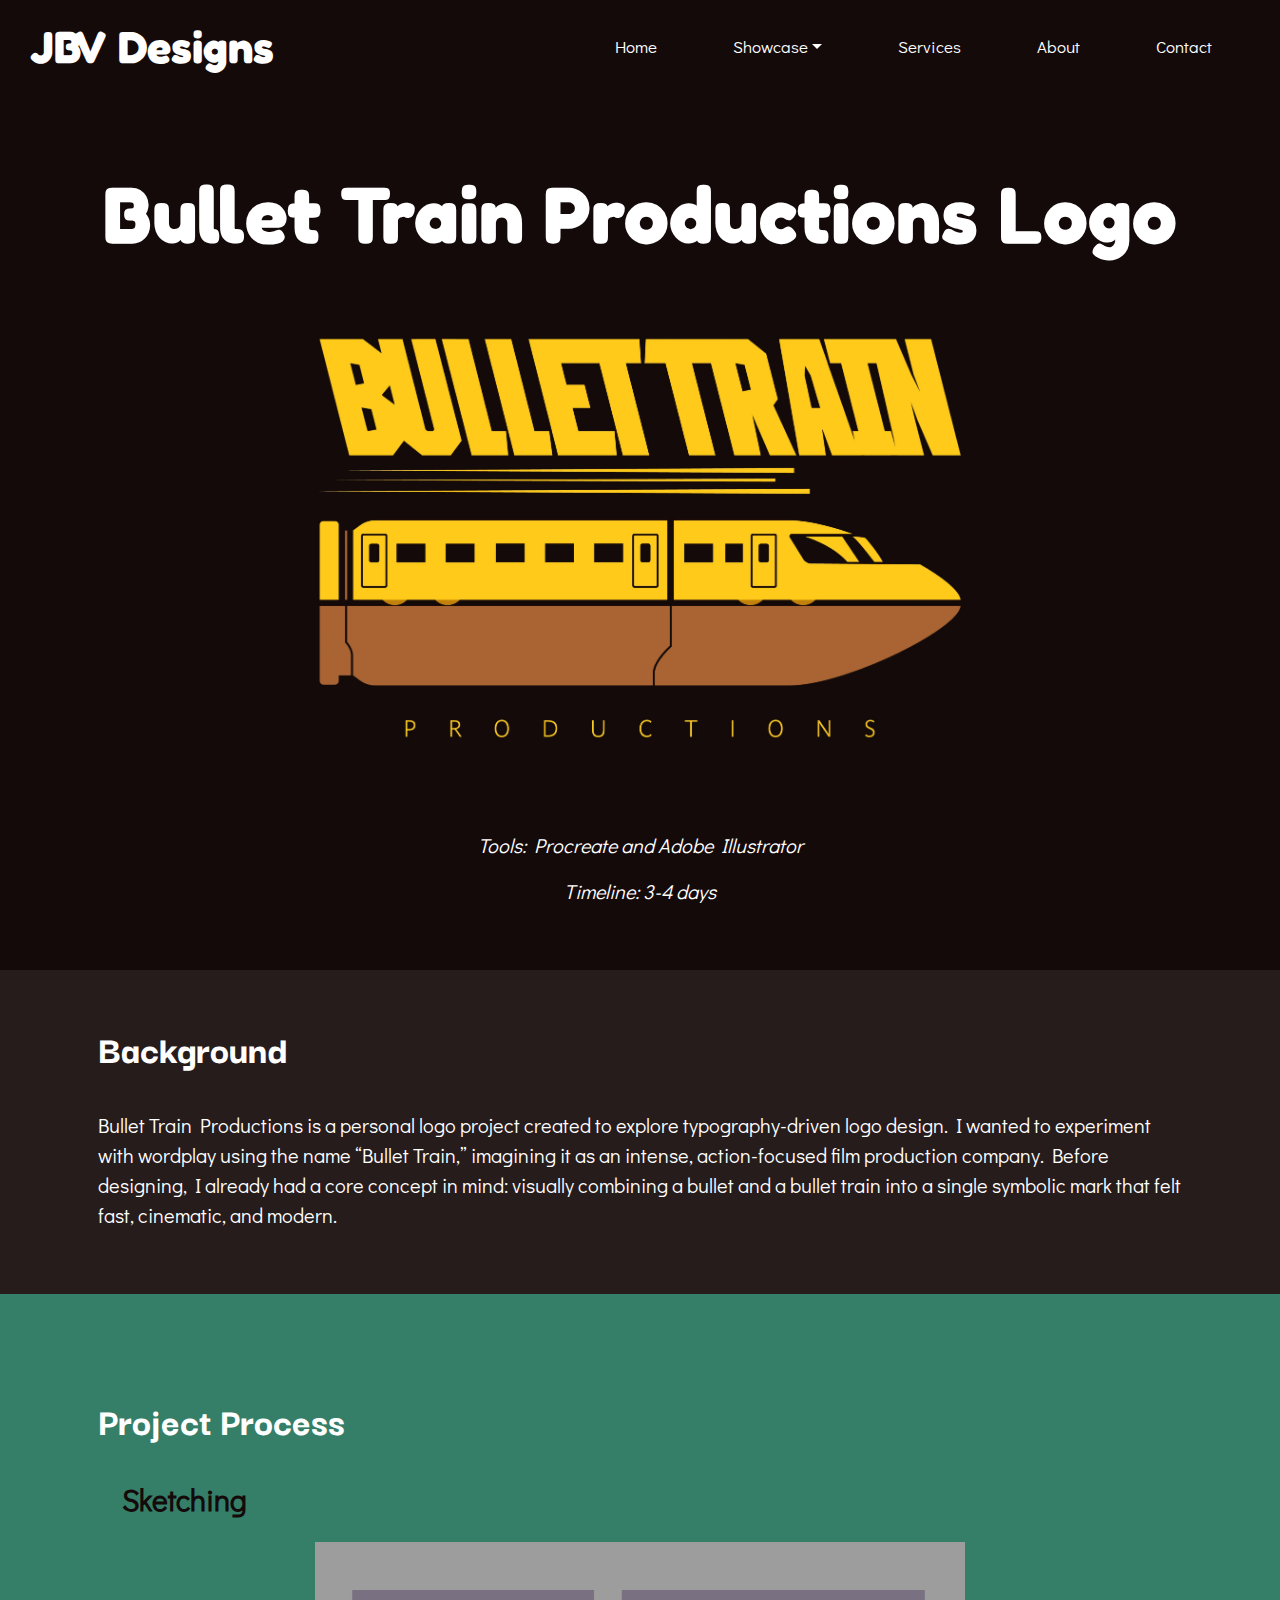
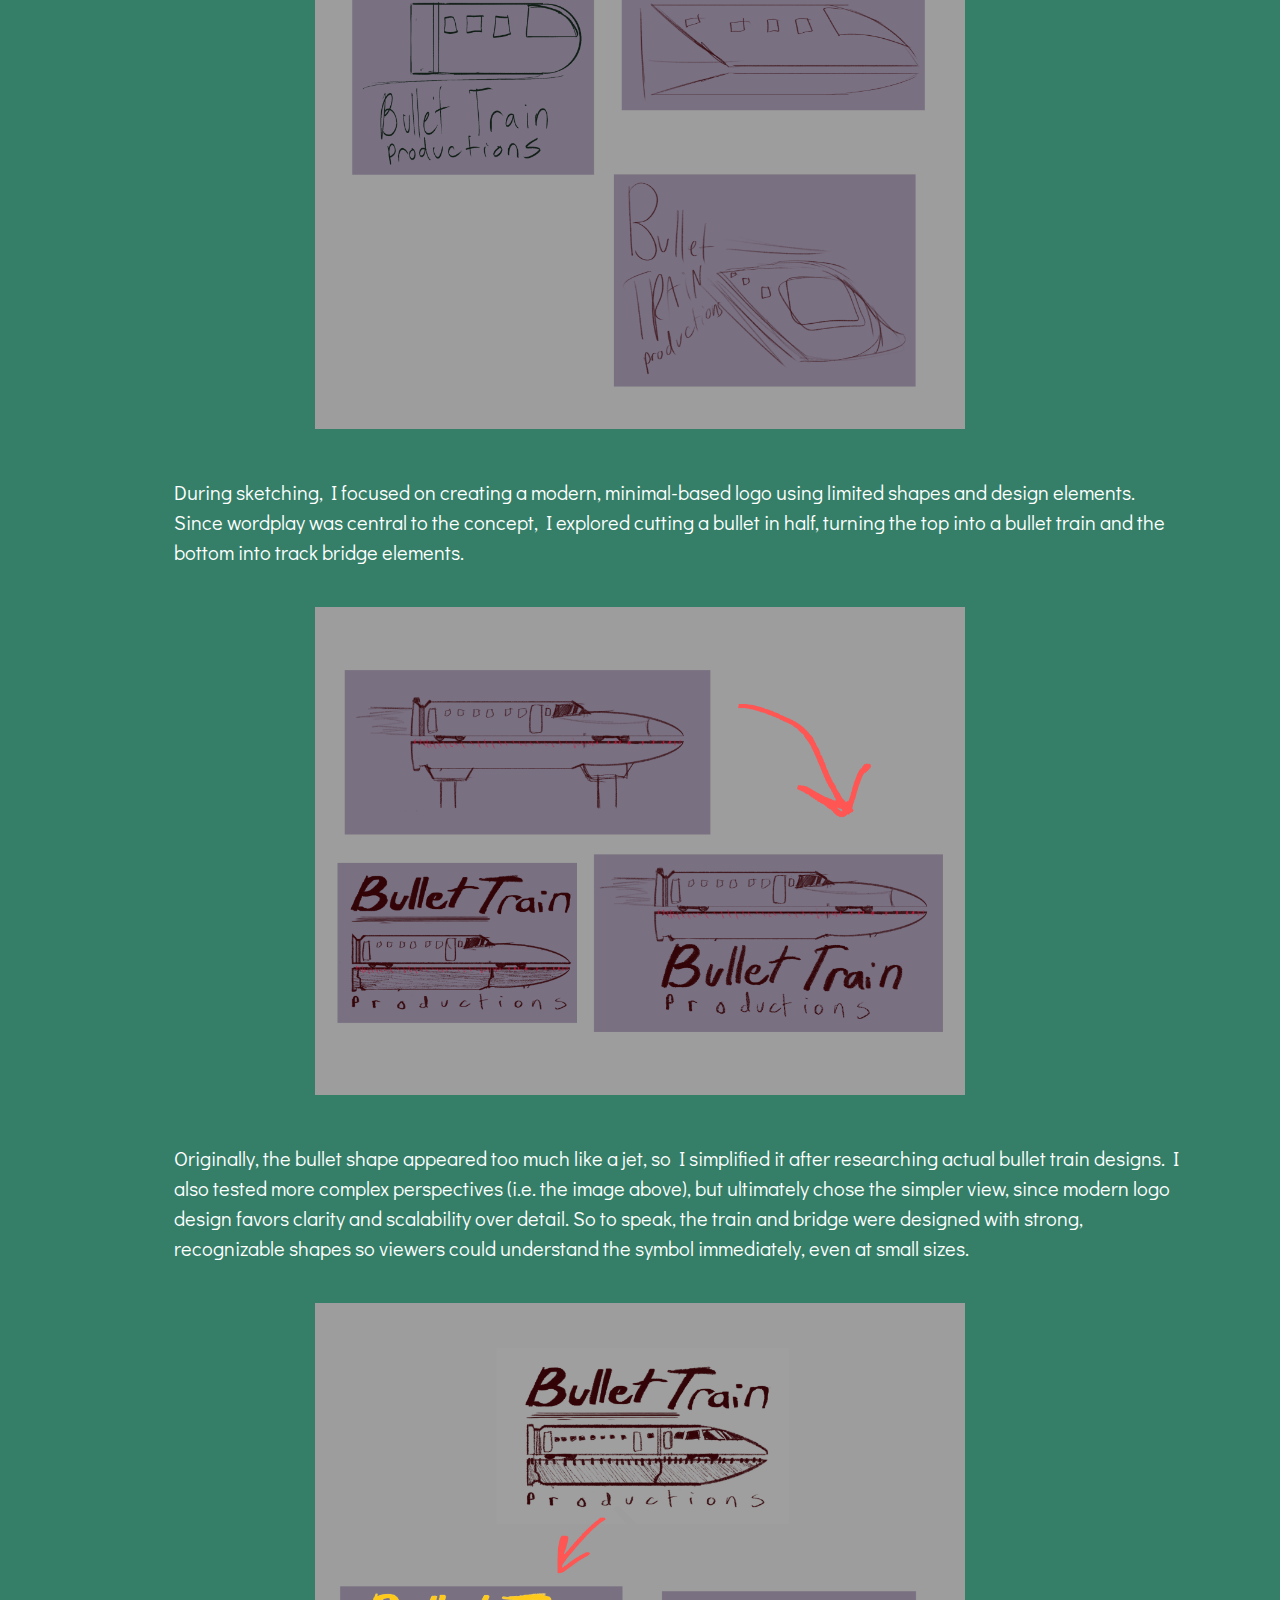
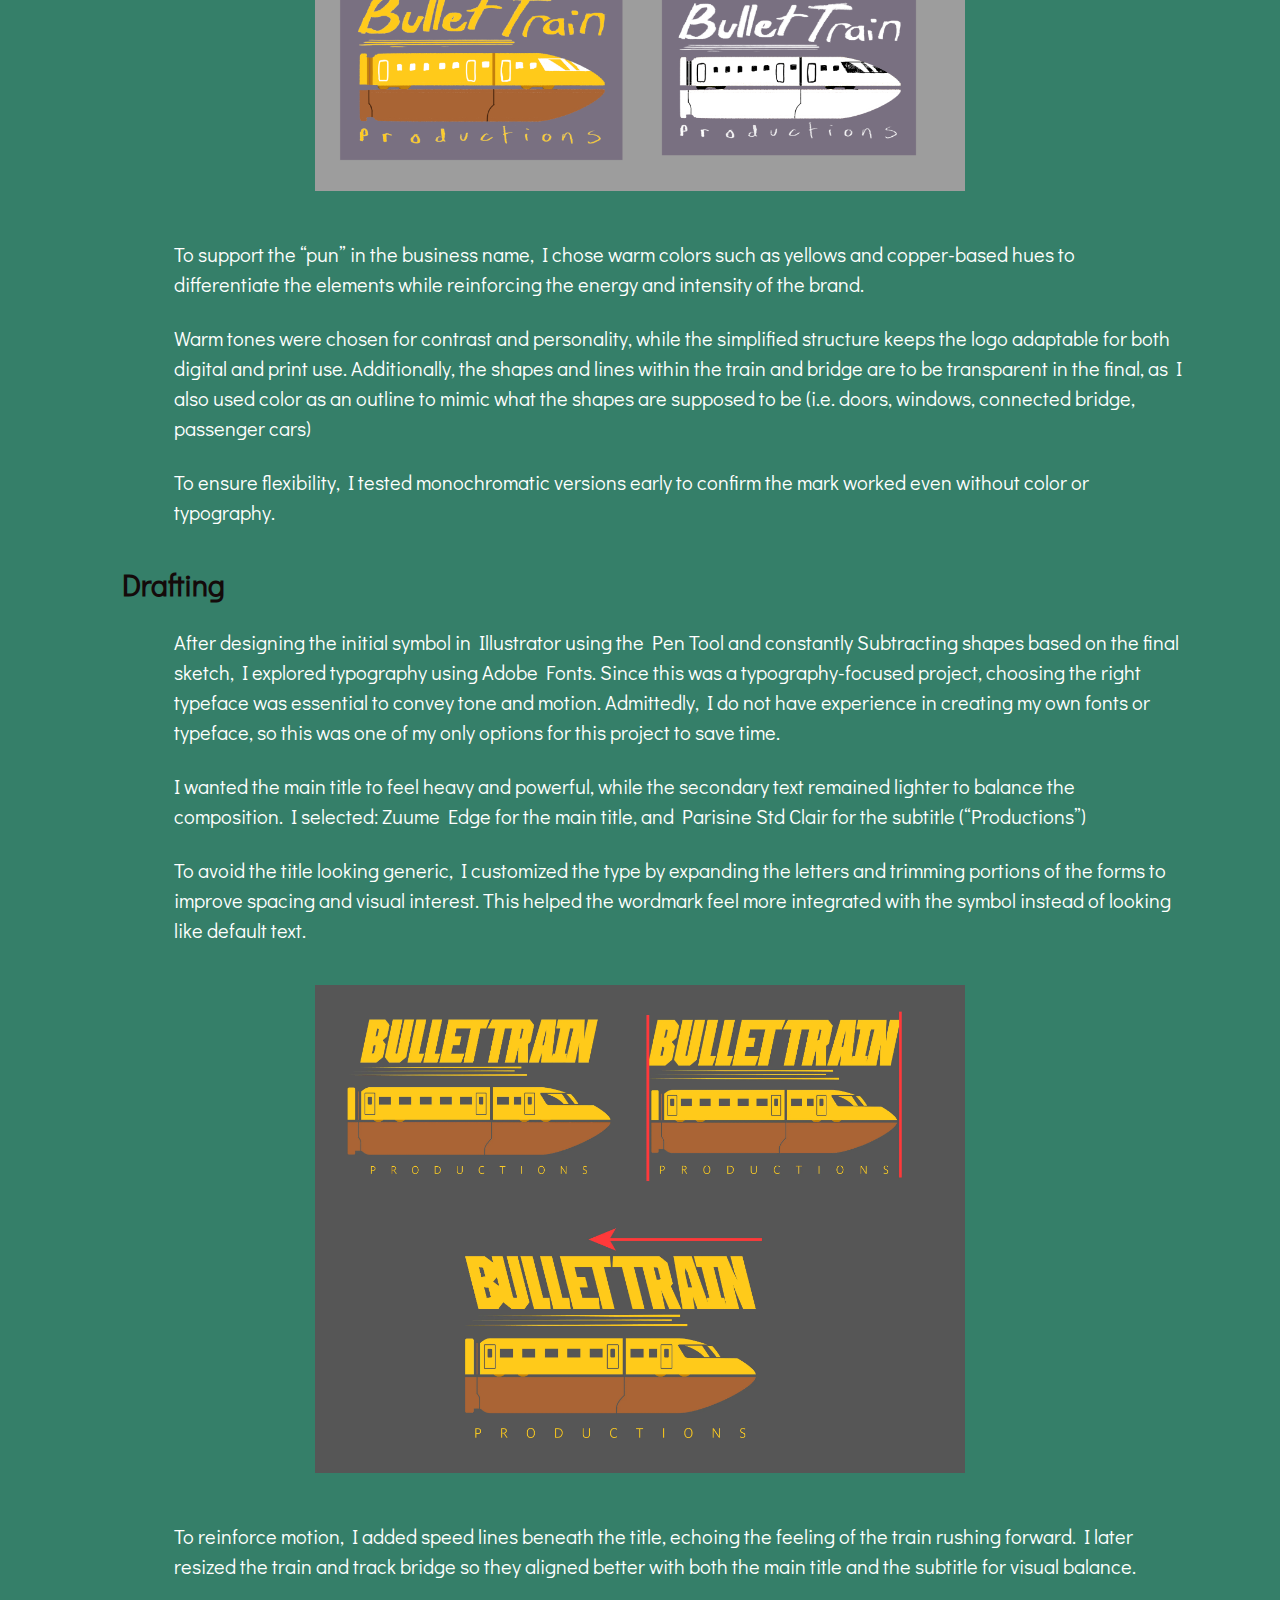
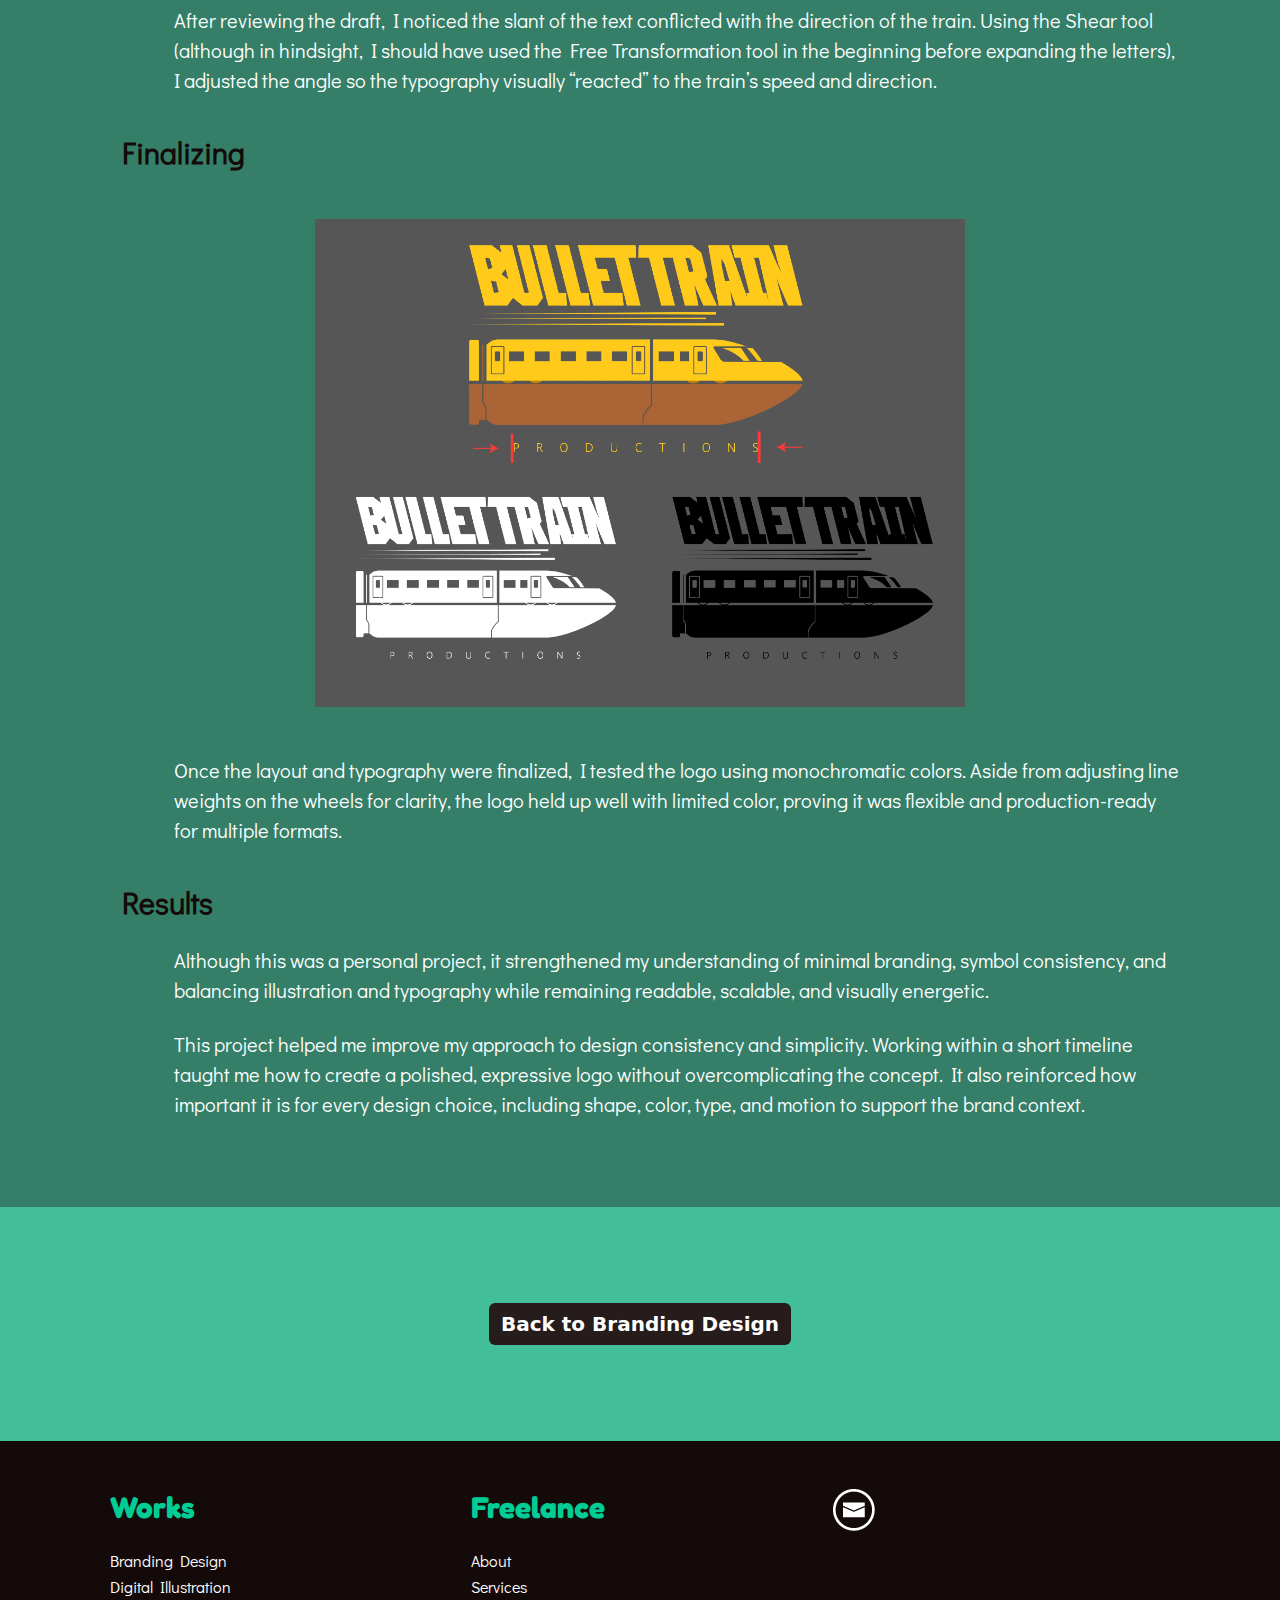
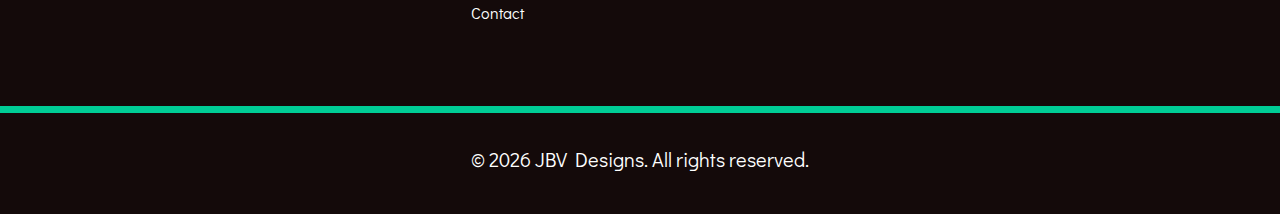
<file: bullettrain.html>
<!DOCTYPE html>
<html lang="en">

<head>
    <!-- REQUIRED: Meta Tags -->
    <meta charset="UTF-8">
    <meta name="viewport" content="width=device-width, initial-scale=1.0">
    <!-- REQUIRED: Page Title -->
    <title>Bullet Train Productions Logo</title>
    <!-- REQUIRED: Bootstrap CSS -->
    <link href="https://cdn.jsdelivr.net/npm/bootstrap@5.3.3/dist/css/bootstrap.min.css" rel="stylesheet"
        integrity="sha384-QWTKZyjpPEjISv5WaRU9OFeRpok6YctnYmDr5pNlyT2bRjXh0JMhjY6hW+ALEwIH" crossorigin="anonymous">
    <!-- REQUIRED: Your Custom CSS-->
    <link rel="stylesheet" href="css/mystyle.css">
    <!-- REQUIRED: Google Font API -->
    <link href="https://fonts.googleapis.com/css2?family=Sora:wght@400;700&display=swap" rel="style
    sheet">
    <link href="https://fonts.googleapis.com/css2?family=Fredoka:wght@300..700&display=swap" rel="stylesheet">
    <link href="https://fonts.googleapis.com/css2?family=Darker+Grotesque:wght@300..900&display=swap" rel="stylesheet">
    <link href="https://fonts.googleapis.com/css2?family=Didact+Gothic&display=swap" rel="stylesheet">
</head>

<body>
    <header>
        <nav class="navbar navbar-expand-lg">
            <!-- Logo -->
            <a class="navbar-brand" href="index.html">JBV Designs</a>
            <button class="navbar-toggler" type="button" data-bs-toggle="collapse" data-bs-target="#navbarNav"
                aria-controls="navbarNav" aria-expanded="false" aria-label="Toggle navigation">
                <span class="navbar-toggler-icon"></span>
            </button>
            <div class="collapse navbar-collapse" id="navbarNav">
                <ul class="navbar-nav ms-auto">
                    <!-- Menu Links -->
                    <li class="nav-item">
                        <a class="nav-link" id="home-link" href="index.html">Home</a>
                    </li>
                    <li class="nav-item dropdown">
                        <a class="nav-link dropdown-toggle" data-bs-auto-close="outside" href="#"
                            id="navbarDarkDropdownMenuLink" role="button" data-bs-toggle="dropdown"
                            aria-expanded="false">
                            Showcase</a>
                        <ul class="dropdown-menu dropdown-menu-dark" aria-labelledby="navbarDarkDropdownMenuLink">
                            <li class="dropend">
                                <a class="dropdown-item dropdown-toggle" data-bs-toggle="dropdown"
                                    href="brandingdesign.html">Branding
                                    Design</a>
                                <ul class="dropdown-menu">
                                    <li><a class="dropdown-item" href="kamanao.html">Ka Manaʻo Logo</a></li>
                                    <li><a class="dropdown-item" href="permatrans.html">PermaTransitions Logo</a></li>
                                    <li><a class="dropdown-item" href="bullettrain.html">Bullet Train Productions
                                            Logo</a></li>
                                </ul>
                            </li>

                            <li class="dropend">
                                <a class="dropdown-item dropdown-toggle" data-bs-toggle="dropdown"
                                    href="illustration.html">Digital Illustration</a>
                                <ul class="dropdown-menu">
                                    <li><a class="dropdown-item" href="split.html">s.p.l.i.t. (Fan-Art)</a></li>
                                    <li><a class="dropdown-item" href="magic.html">Magic Trick</a></li>
                                    <li><a class="dropdown-item" href="assignmentdue.html">Due Tomorrow</a></li>
                                    <li><a class="dropdown-item" href="halloweencandy.html">Candy Shortage</a></li>
                                    <li><a class="dropdown-item" href="halloweencomic.html">Late Night Visitor</a></li>
                                </ul>
                            </li>
                        </ul>
                    </li>
                    <li class="nav-item">
                        <a class="nav-link" href="services.html">Services</a>
                    </li>
                    <li class="nav-item">
                        <a class="nav-link" href="aboutme.html">About</a>
                    </li>
                    <li class="nav-item">
                        <a class="nav-link" href="contactme.html">Contact</a>
                    </li>
                </ul>
            </div>
    </header>

    <section class="project-image py-5" style="background-color: #140a0a;">
        <div class="project-image-background mx-3">
            <h1 class="py-4" style="text-align: center;">Bullet Train Productions Logo</h1>
            <div class="project-detail">
                <img class="project-detail-visuals-1 img-fluid" src="images/FilmProduction_MockupLogo_4.webp"
                    alt="Ka Manaʻo Logo">
                <p class="pt-4" style="font-style: italic; text-align: center;">Tools: Procreate and Adobe Illustrator
                </p>
                <p style="font-style: italic; text-align: center;">Timeline: 3-4 days</p>
            </div>
        </div>
    </section>

    <section class="py-5" style="background-color:#271C1C;">
        <div class="container">
            <h2 class="project-background-title-2 pb-4 mx-3">Background</h2>
            <p class="project-background-body mx-3">Bullet Train Productions is a personal logo project created to explore
                typography-driven logo design. I wanted to experiment with wordplay using the name “Bullet Train,”
                imagining it as
                an intense, action-focused film production company. Before designing, I already had a core concept in
                mind: visually
                combining a bullet and a bullet train into a single symbolic mark that felt fast, cinematic, and modern.
            </p>
        </div>
    </section>

    <section class="py-5" style="background-color:#357F69;">
        <div class="container">
            <div class="project-detail-process mx-3">
                <h2 class="project-background-title-1 pt-5 pb-4">
                    Project Process
                </h2>

                <h3 class="project-detail-h3 px-4 pb-3">Sketching</h3>
                <img class="project-detail-visuals img-fluid pb-4" src="images/IMG_1061.PNG"
                    alt="BTP Rough Concept Sketches">
                <p class="project-detail-body">During sketching, I focused on creating a modern, minimal-based logo
                    using limited shapes
                    and design elements. Since wordplay was central to the concept, I explored cutting a bullet in half,
                    turning the top
                    into a bullet train and the bottom into track bridge elements.
                </p>

                <img class="project-detail-visuals img-fluid py-4" src="images/IMG_1063.PNG"
                    alt="BTP Rough Drafts">

                <p class="project-detail-body">Originally, the bullet shape appeared too much like a jet, so I
                    simplified it after
                    researching actual bullet train designs. I also tested more complex perspectives (i.e. the image above), but ultimately
                    chose the simpler
                    view, since modern logo design favors clarity and scalability over detail. So to speak, the train
                    and bridge were
                    designed with strong, recognizable shapes so viewers could understand the symbol immediately, even
                    at small sizes.

                </p>

                <img class="project-detail-visuals img-fluid py-4" src="images/IMG_1062.PNG"
                    alt="BTP Rough Drafts 2">
                <p class="project-detail-body">To support the “pun” in the business name, I chose warm colors such as
                    yellows and
                    copper-based hues to differentiate the elements while reinforcing the energy and intensity of the
                    brand.
                </p>
                <p class="project-detail-body py-2">Warm tones were chosen for contrast and personality, while the simplified
                    structure keeps
                    the logo adaptable for both digital and print use. Additionally, the shapes and lines within the
                    train and bridge
                    are to be transparent in the final, as I also used color as an outline to mimic what the shapes are
                    supposed to be
                    (i.e. doors, windows, connected bridge, passenger cars)
                </p>
                <p class="project-detail-body"> To ensure flexibility, I tested monochromatic versions early to confirm
                    the mark worked even without color or
                    typography.
                </p>

                <h3 class="project-detail-h3 px-4 pt-4 pb-3">Drafting</h3>
                <p class="project-detail-body">After designing the initial symbol in Illustrator using the Pen Tool and
                    constantly
                    Subtracting shapes based on the final sketch, I explored typography using Adobe Fonts. Since this
                    was a
                    typography-focused project, choosing the right typeface was essential to convey tone and motion.
                    Admittedly, I do
                    not have experience in creating my own fonts or typeface, so this was one of my only options for
                    this project to
                    save time.
                </p>

                <p class="project-detail-body py-2">I wanted the main title to feel heavy and powerful, while the secondary
                    text remained
                    lighter to balance the composition. I selected: Zuume Edge for the main title, and Parisine Std
                    Clair for the
                    subtitle (“Productions”)
                </p>

                <p class="project-detail-body">To avoid the title looking generic, I customized the type by expanding
                    the letters and
                    trimming portions of the forms to improve spacing and visual interest. This helped the wordmark feel
                    more integrated
                    with the symbol instead of looking like default text.
                </p>

                <img class="project-detail-visuals img-fluid py-4" src="images/IMG_1064.webp"
                    alt="BTP Typography Draft">
                <p class="project-detail-body pb-2">To reinforce motion, I added speed lines beneath the title, echoing the
                    feeling of the
                    train rushing forward. I later resized the train and track bridge so they aligned better with both
                    the main title
                    and the subtitle for visual balance.
                </p>

                <p class="project-detail-body">After reviewing the draft, I noticed the slant of the text conflicted
                    with the direction
                    of the train. Using the Shear tool (although in hindsight, I should have used the Free
                    Transformation tool in the
                    beginning before expanding the letters), I adjusted the angle so the typography visually “reacted”
                    to the train’s
                    speed and direction.
                </p>

                <h3 class="project-detail-h3 px-4 pt-4 pb-3">Finalizing</h3>
                <img class="project-detail-visuals img-fluid py-4" src="images/IMG_1065.webp"
                    alt="BTP Final Draft">
                <p class="project-detail-body pb-4">Once the layout and typography were finalized, I tested the logo
                    using monochromatic colors. Aside from adjusting line weights on the wheels for clarity, the logo
                    held up well with limited color, proving it was flexible and production-ready for multiple formats.
                </p>

                <h3 class="project-detail-h3 px-4 pb-3">Results</h3>
                <p class="project-detail-body pb-2">Although this was a personal project, it strengthened my understanding of minimal
                    branding, symbol consistency, and balancing illustration and typography while remaining readable, scalable, and
                    visually energetic.
                </p>

                <p class="project-detail-body pb-4"> This project helped me improve my approach to design consistency and simplicity.
                    Working within a short timeline taught me how to create a polished, expressive logo without overcomplicating the
                    concept. It also reinforced how important it is for every design choice, including shape, color, type, and motion to
                    support the brand context.
                </p>
            </div>
        </div>
    </section>

    <section class="py-5" style="background-color:#42be99; text-align: center;">
        <div class="Back-to-category-button py-5">
            <a id="btn-2" class="btn btn-primary" href="brandingdesign.html">Back to Branding Design</a>
        </div>
    </section>

    <footer class="pt-5" style="background-color: #140a0a;">
        <div class="container pb-5">
            <div class="row mx-3">
                <div class="col">
                    <h5 class="footer-heading">Works</h5>
                    <ul class="list-unstyled">
                        <li><a class="footer-links" href="brandingdesign.html">Branding Design</a></li>
                        <li><a class="footer-links" href="illustration.html">Digital Illustration</a></li>
                    </ul>
                </div>
                <div class="col">
                    <h5 class="footer-heading">Freelance</h5>
                    <ul class="list-unstyled">
                        <li><a class="footer-links" href="aboutme.html">About</a></li>
                        <li><a class="footer-links" href="services.html">Services</a></li>
                        <li><a class="footer-links" href="contactme.html">Contact</a></li>
                    </ul>
                </div>
                <div class="col">
                    <ul class="list-inline social-icons">
                        <li>
                            <a href="mailto:jasmineboquervelasco@gmail.com">
                                <img src="images/footer_social_email.png" alt="Email Icon">
                            </a>
                        </li>
                    </ul>
                </div>
            </div>
        </div>
        <hr class="footer-line">
        <div class="footer-bottom pb-4" style="text-align: center;">
            <p class="footer-note">&copy; 2026 JBV Designs. All rights reserved.</p>
        </div>
    </footer>

    <!-- REQUIRED: Javascript -->
    <script src="https://cdn.jsdelivr.net/npm/bootstrap@5.3.3/dist/js/bootstrap.bundle.min.js"
        integrity="sha384-YvpcrYf0tY3lHB60NNkmXc5s9fDVZLESaAA55NDzOxhy9GkcIdslK1eN7N6jIeHz"
        crossorigin="anonymous"></script>
</file>
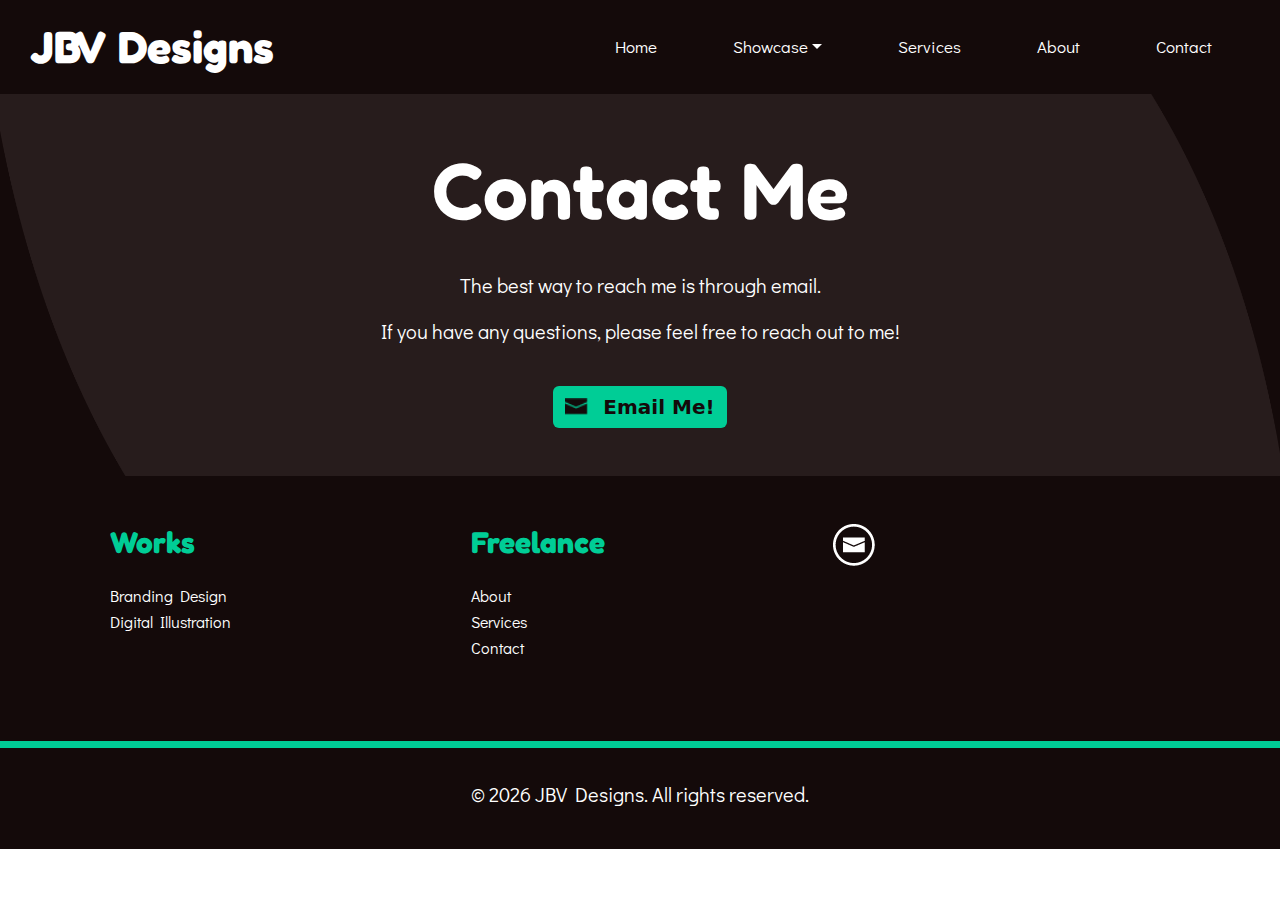
<file: contactme.html>
<!DOCTYPE html>
<html lang="en">
<head>
    <meta charset="UTF-8">
    <meta name="viewport" content="width=device-width, initial-scale=1.0">
    <title>Contact Me</title>
    <link href="https://cdn.jsdelivr.net/npm/bootstrap@5.3.3/dist/css/bootstrap.min.css" rel="stylesheet" integrity="sha384-QWTKZyjpPEjISv5WaRU9OFeRpok6YctnYmDr5pNlyT2bRjXh0JMhjY6hW+ALEwIH" crossorigin="anonymous">
    <link rel="stylesheet" href="css/mystyle.css">
    <link href="https://fonts.googleapis.com/css2?family=Sora:wght@400;700&display=swap" rel="style
    sheet">
    <link href="https://fonts.googleapis.com/css2?family=Fredoka:wght@300..700&display=swap" rel="stylesheet">
    <link href="https://fonts.googleapis.com/css2?family=Darker+Grotesque:wght@300..900&display=swap" rel="stylesheet">
    <link href="https://fonts.googleapis.com/css2?family=Didact+Gothic&display=swap" rel="stylesheet">

</head>
<body>
 <div style="background-color:#53ba92;">
    <header>
        <nav class="navbar navbar-expand-lg">
            <!-- Logo -->
            <a class="navbar-brand" href="index.html">JBV Designs</a>
            <button class="navbar-toggler" type="button" data-bs-toggle="collapse" data-bs-target="#navbarNav"
                aria-controls="navbarNav" aria-expanded="false" aria-label="Toggle navigation">
                <span class="navbar-toggler-icon"></span>
            </button>
            <div class="collapse navbar-collapse" id="navbarNav">
                <ul class="navbar-nav ms-auto">
                    <!-- Menu Links -->
                    <li class="nav-item">
                        <a class="nav-link" id="home-link" href="index.html">Home</a>
                    </li>
                    <li class="nav-item dropdown">
                        <a class="nav-link dropdown-toggle" data-bs-auto-close="outside" href="#"
                            id="navbarDarkDropdownMenuLink" role="button" data-bs-toggle="dropdown" aria-expanded="false">
                            Showcase</a>
                        <ul class="dropdown-menu dropdown-menu-dark" aria-labelledby="navbarDarkDropdownMenuLink">
                            <li class="dropend">
                                <a class="dropdown-item dropdown-toggle" data-bs-toggle="dropdown"
                                    href="brandingdesign.html">Branding
                                    Design</a>
                                <ul class="dropdown-menu">
                                    <li><a class="dropdown-item" href="kamanao.html">Ka Manaʻo Logo</a></li>
                                    <li><a class="dropdown-item" href="permatrans.html">PermaTransitions Logo</a></li>
                                    <li><a class="dropdown-item" href="bullettrain.html">Bullet Train Productions Logo</a></li>
                                </ul>
                            </li>
    
                            <li class="dropend">
                                <a class="dropdown-item dropdown-toggle" data-bs-toggle="dropdown"
                                    href="illustration.html">Digital Illustration</a>
                                <ul class="dropdown-menu">
                                    <li><a class="dropdown-item" href="split.html">s.p.l.i.t. (Fan-Art)</a></li>
                                    <li><a class="dropdown-item" href="magic.html">Magic Trick</a></li>
                                    <li><a class="dropdown-item" href="assignmentdue.html">Due Tomorrow</a></li>
                                    <li><a class="dropdown-item" href="halloweencandy.html">Candy Shortage</a></li>
                                    <li><a class="dropdown-item" href="halloweencomic.html">Late Night Visitor</a></li>
                                </ul>
                            </li>
                        </ul>
                    </li>
                    <li class="nav-item">
                        <a class="nav-link" href="services.html">Services</a>
                    </li>
                    <li class="nav-item">
                        <a class="nav-link" href="aboutme.html">About</a>
                    </li>
                    <li class="nav-item">
                        <a class="nav-link" href="contactme.html">Contact</a>
                    </li>
                </ul>
            </div>
    </header>

    <section class="BrandingDesign" style="background-color:#271c1c;">
        <h1 class="Content-title pt-5 mx-4" style="text-align: center;">Contact Me</h1>
        <div class="container pt-4 pb-5">
            <div class="row justify-content-center mx-4">
                <p style="text-align: center; color: #FFFFFF; font-weight: 400;">
                    The best way to reach me  is through email.
                </p>
                <p style="text-align: center; color: #FFFFFF; font-weight: 400;">
                    If you have any questions, please feel free to reach
                    out to me!
                </p>
            </div>
            <div class="Contact-button pt-4" style="text-align: center;">
                <a class="btn btn-secondary" href="mailto:jasmineboquervelasco@gmail.com" role="button">
                    <img class="Contact-icon" src="images/email_icon.webp" alt="Email Icon">
                    Email Me!
                </a>
            </div>
        </div>
    </section>
    </div>

    <footer class="pt-5"style="background-color: #140a0a;">
        <div class="container pb-5">
            <div class="row mx-3">
                <div class="col">
                    <h5 class="footer-heading">Works</h5>
                    <ul class="list-unstyled">
                        <li><a class="footer-links" href="brandingdesign.html">Branding Design</a></li>
                        <li><a class="footer-links" href="illustration.html">Digital Illustration</a></li>
                    </ul>
                </div>
                <div class="col">
                    <h5 class="footer-heading">Freelance</h5>
                    <ul class="list-unstyled">
                        <li><a class="footer-links" href="aboutme.html">About</a></li>
                        <li><a class="footer-links" href="services.html">Services</a></li>
                        <li><a class="footer-links" href="contactme.html">Contact</a></li>
                    </ul>
                </div>
                <div class="col">
                    <ul class="list-inline social-icons">
                        <li>
                            <a href="mailto:jasmineboquervelasco@gmail.com">
                                <img src="images/footer_social_email.png" alt="Email Icon">
                            </a>
                        </li>
                    </ul>
                </div>
            </div>
        </div>
        <hr class="footer-line">
        <div class="footer-bottom pb-4" style="text-align: center;">
            <p class="footer-note">&copy; 2026 JBV Designs. All rights reserved.</p>
        </div>
    </footer>

    <!-- REQUIRED: Javascript -->
    <script src="https://cdn.jsdelivr.net/npm/bootstrap@5.3.3/dist/js/bootstrap.bundle.min.js"
        integrity="sha384-YvpcrYf0tY3lHB60NNkmXc5s9fDVZLESaAA55NDzOxhy9GkcIdslK1eN7N6jIeHz"
        crossorigin="anonymous"></script>
</body>

</html>
</file>
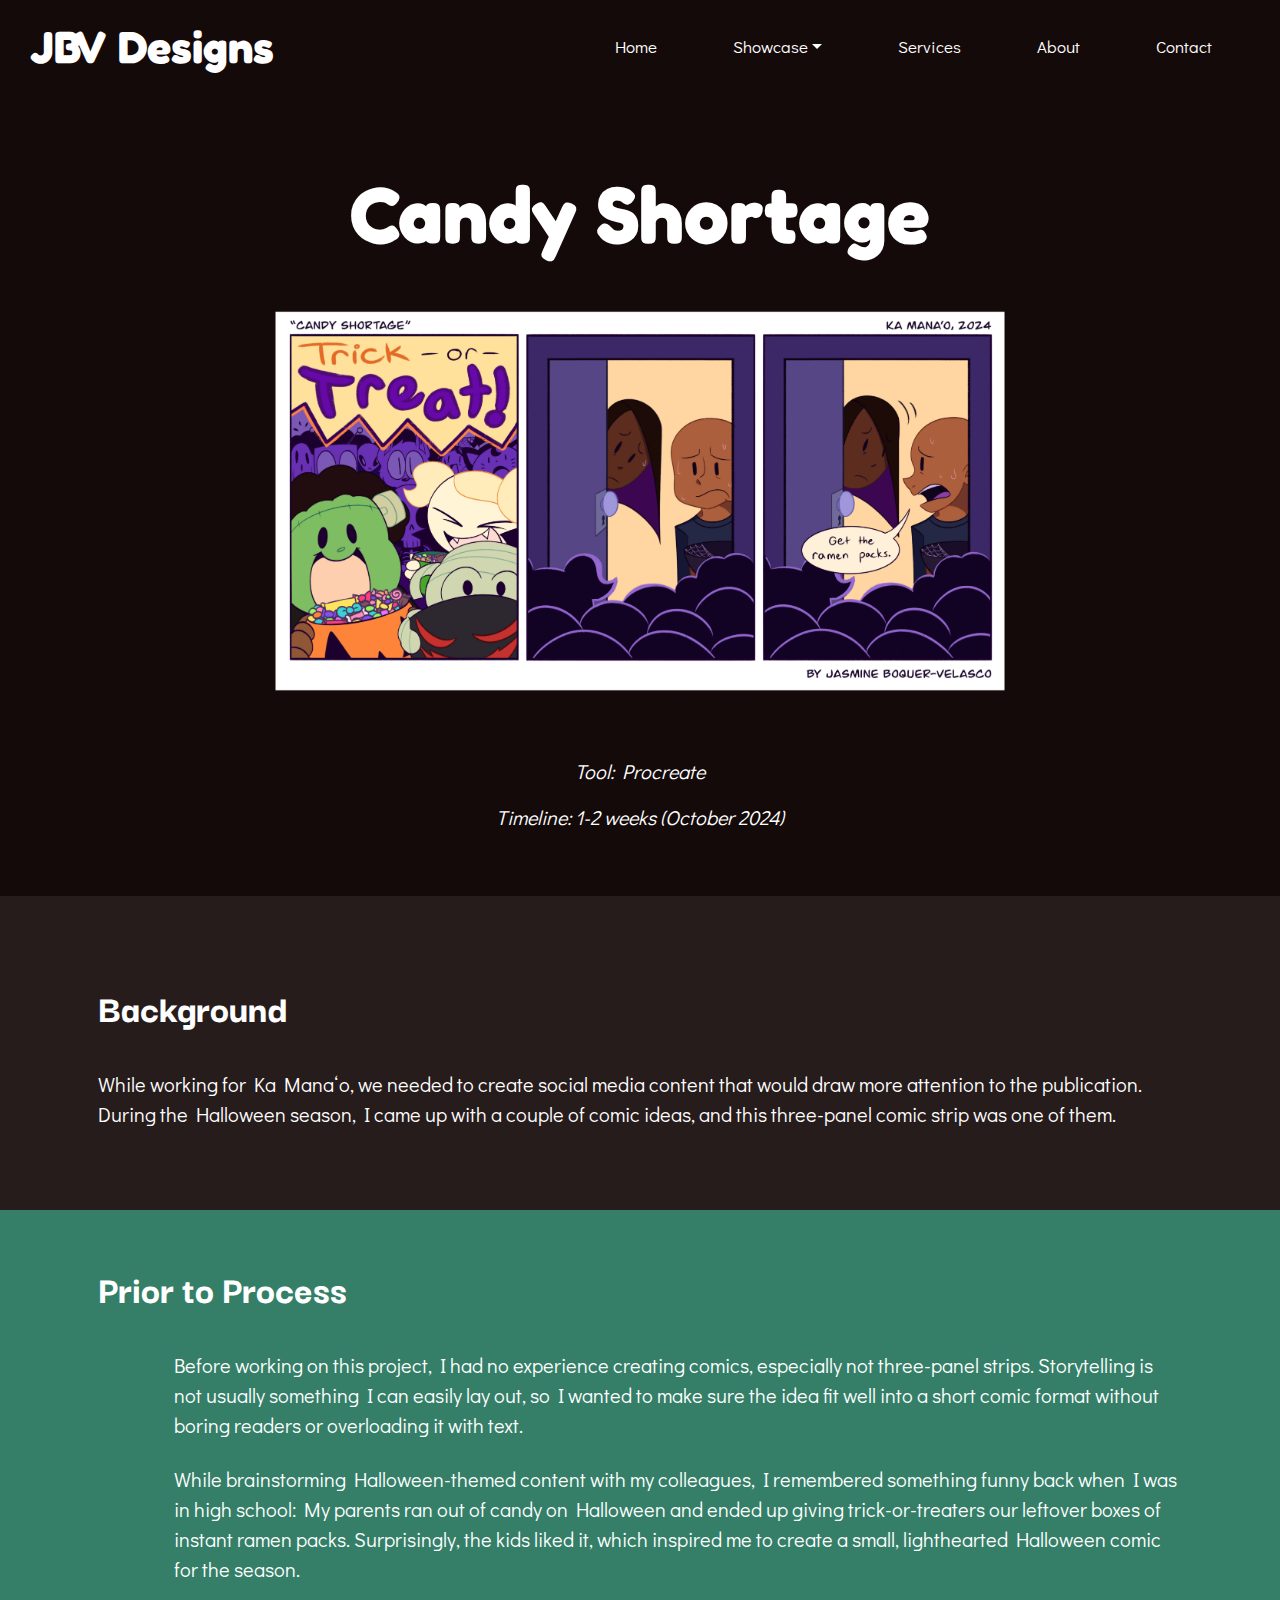
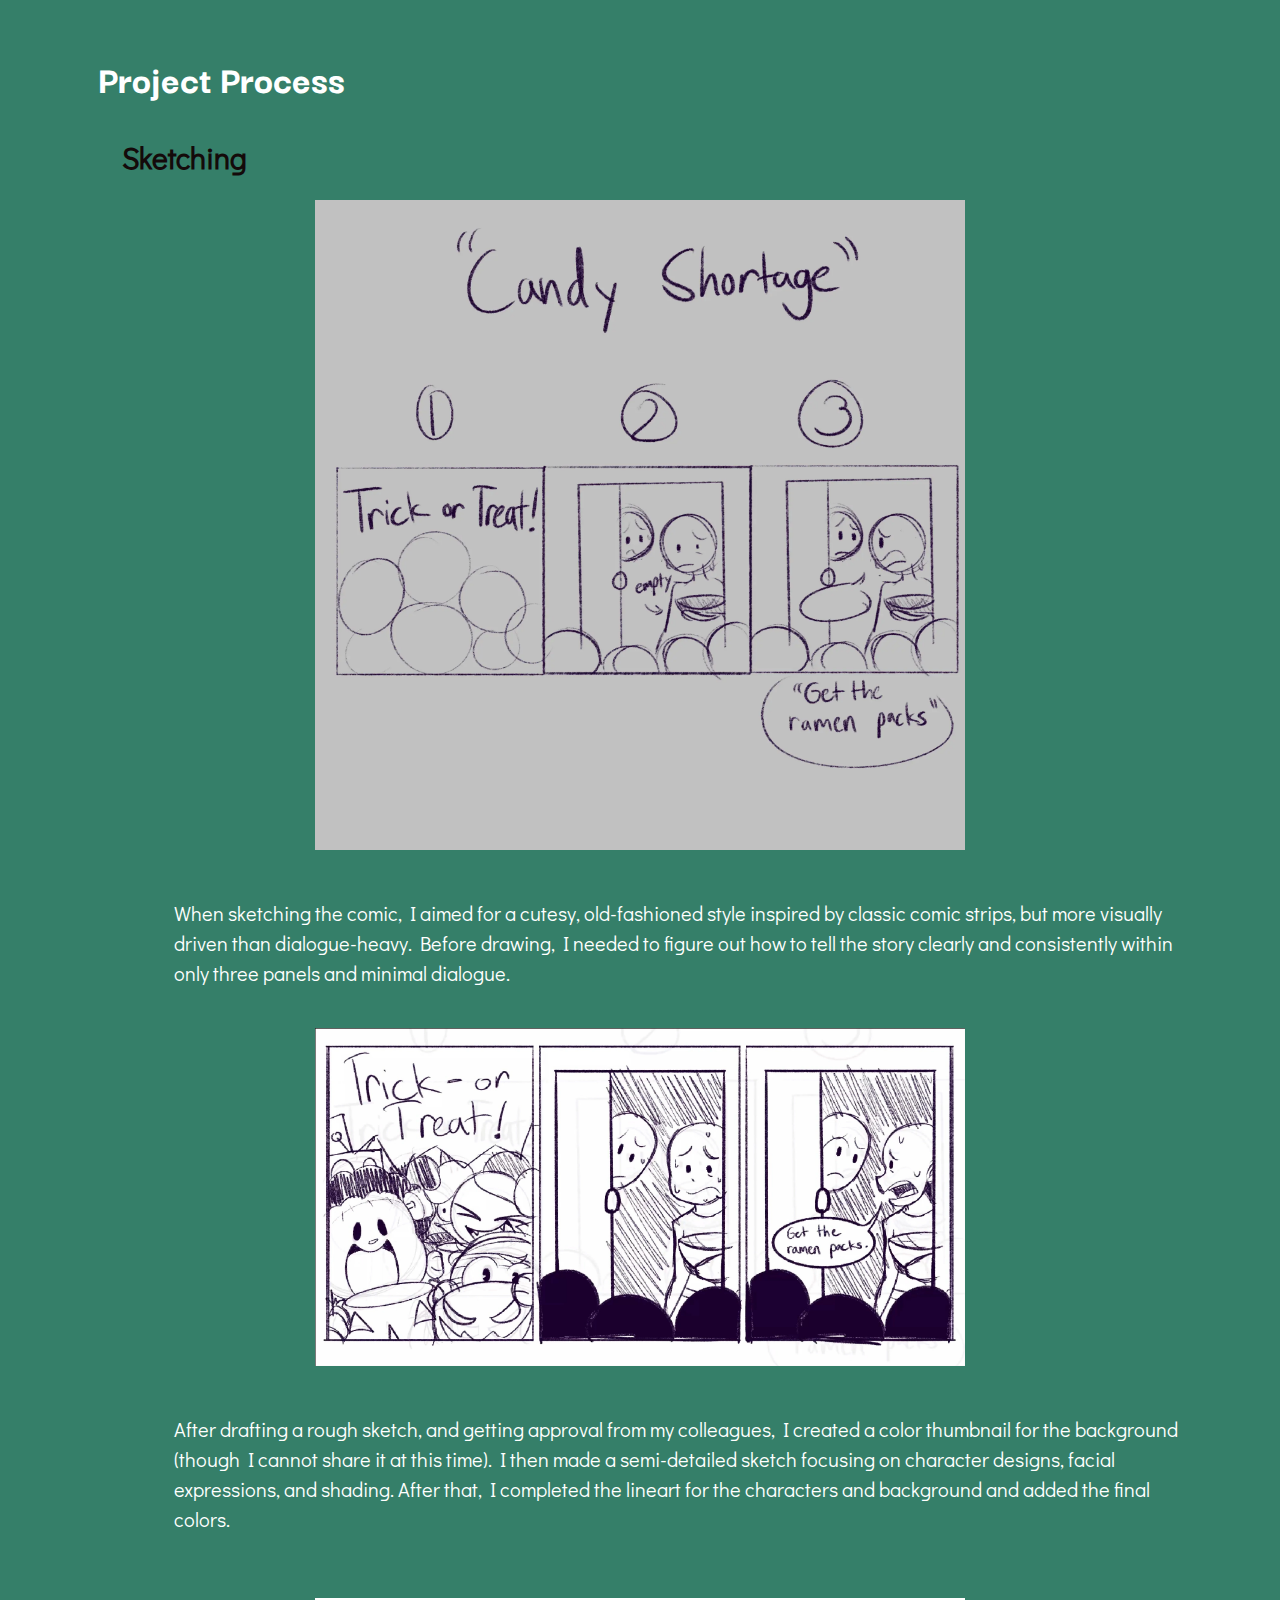
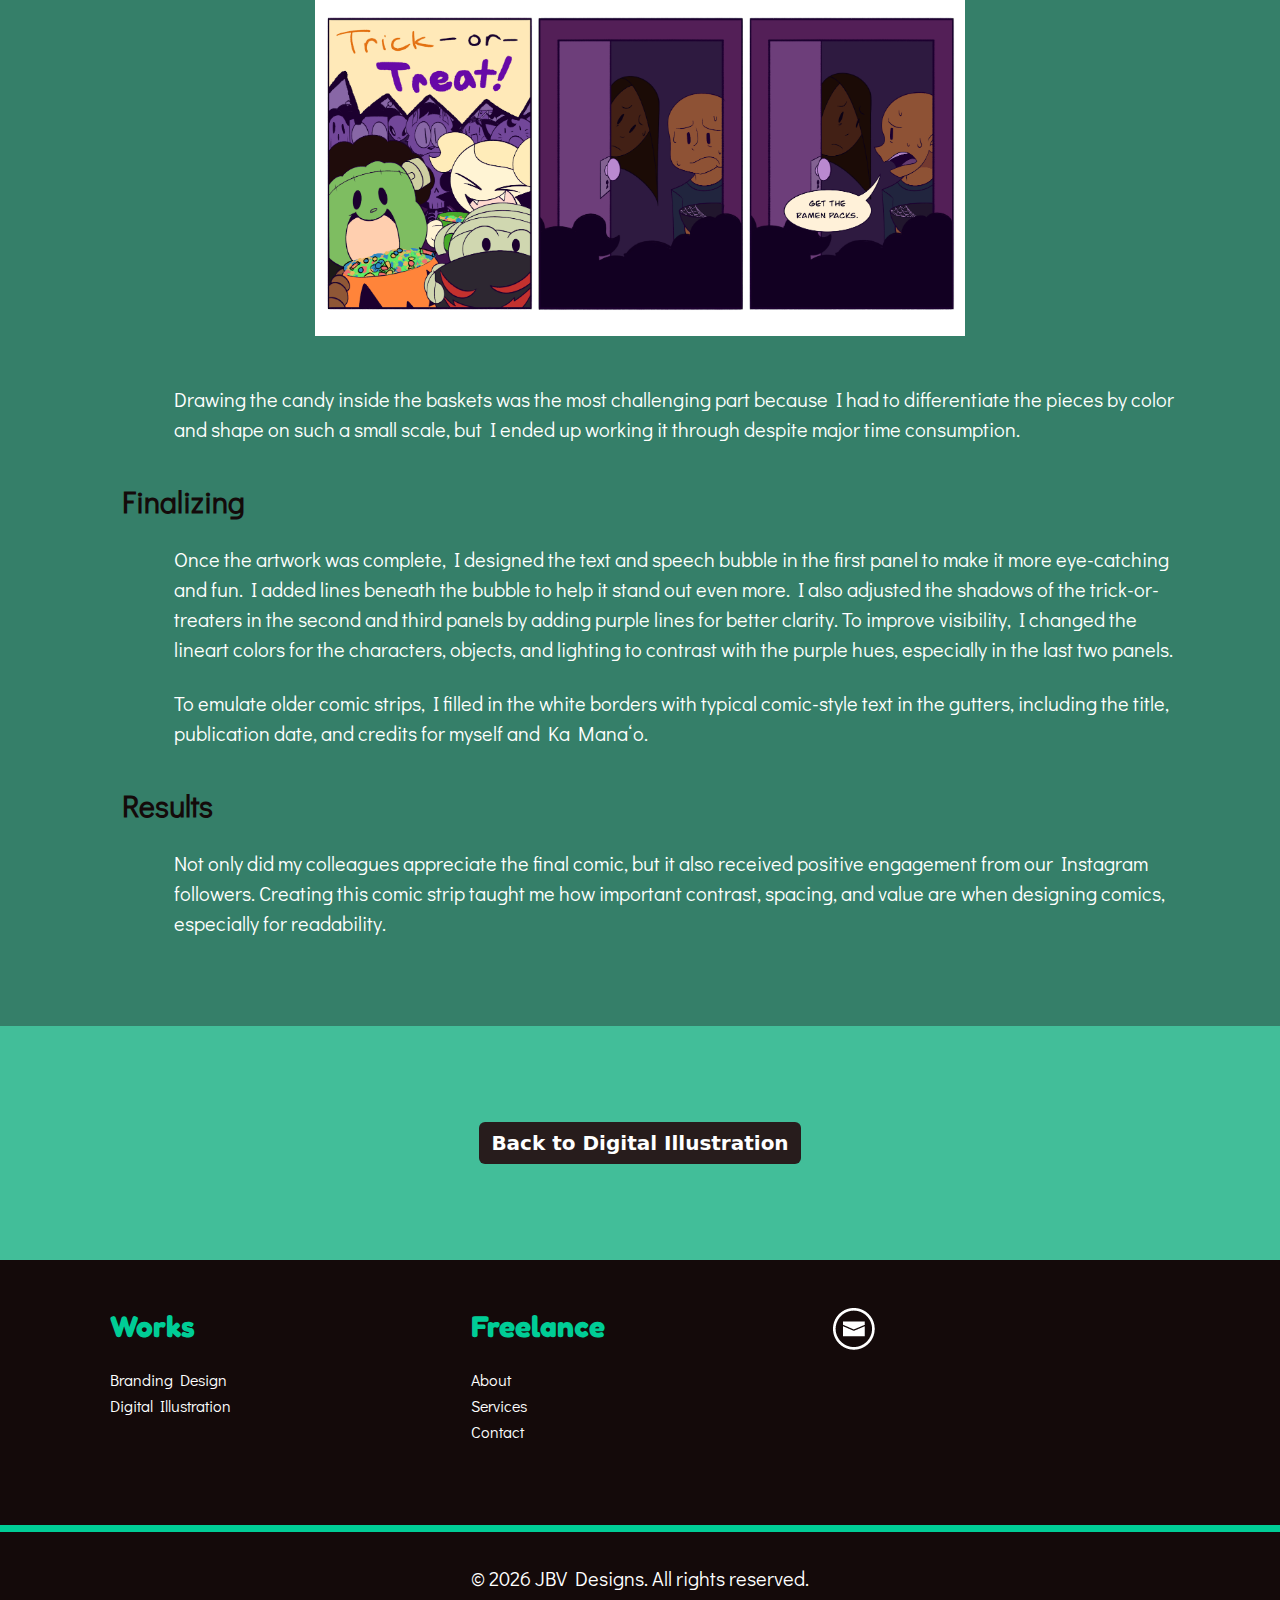
<file: halloweencandy.html>
<!DOCTYPE html>
<html lang="en">
<head>
    <!-- REQUIRED: Meta Tags -->
    <meta charset="UTF-8">
    <meta name="viewport" content="width=device-width, initial-scale=1.0">
    <!-- REQUIRED: Page Title -->
    <title>Candy Shortage</title>
    <!-- REQUIRED: Bootstrap CSS -->
    <link href="https://cdn.jsdelivr.net/npm/bootstrap@5.3.3/dist/css/bootstrap.min.css" rel="stylesheet" integrity="sha384-QWTKZyjpPEjISv5WaRU9OFeRpok6YctnYmDr5pNlyT2bRjXh0JMhjY6hW+ALEwIH" crossorigin="anonymous">
    <!-- REQUIRED: Your Custom CSS-->
    <link rel="stylesheet" href="css/mystyle.css">
    <!-- REQUIRED: Google Font API -->
    <link href="https://fonts.googleapis.com/css2?family=Sora:wght@400;700&display=swap" rel="style
    sheet">
    <link href="https://fonts.googleapis.com/css2?family=Fredoka:wght@300..700&display=swap" rel="stylesheet">
    <link href="https://fonts.googleapis.com/css2?family=Darker+Grotesque:wght@300..900&display=swap" rel="stylesheet">
    <link href="https://fonts.googleapis.com/css2?family=Didact+Gothic&display=swap" rel="stylesheet">
</head>

<body>
    <header>
        <nav class="navbar navbar-expand-lg">
            <!-- Logo -->
            <a class="navbar-brand" href="index.html">JBV Designs</a>
            <button class="navbar-toggler" type="button" data-bs-toggle="collapse" data-bs-target="#navbarNav"
                aria-controls="navbarNav" aria-expanded="false" aria-label="Toggle navigation">
                <span class="navbar-toggler-icon"></span>
            </button>
            <div class="collapse navbar-collapse" id="navbarNav">
                <ul class="navbar-nav ms-auto">
                    <!-- Menu Links -->
                    <li class="nav-item">
                        <a class="nav-link" id="home-link" href="index.html">Home</a>
                    </li>
                    <li class="nav-item dropdown">
                        <a class="nav-link dropdown-toggle" data-bs-auto-close="outside" href="#"
                            id="navbarDarkDropdownMenuLink" role="button" data-bs-toggle="dropdown" aria-expanded="false">
                            Showcase</a>
                        <ul class="dropdown-menu dropdown-menu-dark" aria-labelledby="navbarDarkDropdownMenuLink">
                            <li class="dropend">
                                <a class="dropdown-item dropdown-toggle" data-bs-toggle="dropdown"
                                    href="brandingdesign.html">Branding
                                    Design</a>
                                <ul class="dropdown-menu">
                                    <li><a class="dropdown-item" href="kamanao.html">Ka Manaʻo Logo</a></li>
                                    <li><a class="dropdown-item" href="permatrans.html">PermaTransitions Logo</a></li>
                                    <li><a class="dropdown-item" href="bullettrain.html">Bullet Train Productions Logo</a></li>
                                </ul>
                            </li>
    
                            <li class="dropend">
                                <a class="dropdown-item dropdown-toggle" data-bs-toggle="dropdown"
                                    href="illustration.html">Digital Illustration</a>
                                <ul class="dropdown-menu">
                                    <li><a class="dropdown-item" href="split.html">s.p.l.i.t. (Fan-Art)</a></li>
                                    <li><a class="dropdown-item" href="magic.html">Magic Trick</a></li>
                                    <li><a class="dropdown-item" href="assignmentdue.html">Due Tomorrow</a></li>
                                    <li><a class="dropdown-item" href="halloweencandy.html">Candy Shortage</a></li>
                                    <li><a class="dropdown-item" href="halloweencomic.html">Late Night Visitor</a></li>
                                </ul>
                            </li>
                        </ul>
                    </li>
                    <li class="nav-item">
                        <a class="nav-link" href="services.html">Services</a>
                    </li>
                    <li class="nav-item">
                        <a class="nav-link" href="aboutme.html">About</a>
                    </li>
                    <li class="nav-item">
                        <a class="nav-link" href="contactme.html">Contact</a>
                    </li>
                </ul>
            </div>
    </header>

    <section class="project-image py-5" style="background-color: #140a0a;">
        <div class="project-image-background">
            <h1 class="py-4" style="text-align: center;">Candy Shortage</h1>
            <div class="project-detail">
                <img class="project-detail-visuals-1 img-fluid" src="images/KaManao_Halloween_Comic_Strip.webp" alt="Candy Shortage Comic Strip">
                <p class="pt-4" style="font-style: italic; text-align: center;">Tool: Procreate</p>
                <p style="font-style: italic; text-align: center;">Timeline: 1-2 weeks (October 2024)</p>
            </div>
        </div>
    </section>
    
    <section class="py-5" style="background-color:#271C1C;">
        <hr class="top-breaker">

        <div class="container">
            <div class="project-detail-background mx-3">
                <h2 class="project-background-title-2 pb-4">Background</h2>
                <p class="project-background-body">While working for Ka Manaʻo, we needed to create social media content
                    that would draw more attention to the publication. During the Halloween season, I came up with a couple of 
                    comic ideas, and this three-panel comic strip was one of them.
                </p>
            </div>
        </div>

        <hr class="bottom-breaker">
    </section>
    
    <section class="py-5" style="background-color:#357F69;">

        <div class="container">
            <div class="project-detail-process mx-3">
                <h2 class="project-background-title-1 pb-4">
                    Prior to Process
                </h2>
                <p class="project-detail-body pb-2">Before working on this project, I had no experience creating comics, especially
                    not three-panel strips. Storytelling is not usually something I can easily lay out, so I wanted to make sure the idea
                    fit well into a short comic format without boring readers or overloading it with text.
                </p>
                <p class="project-detail-body">
                    While brainstorming Halloween-themed content with my colleagues, I remembered something funny back when I
                    was in high school: My parents ran out of candy on Halloween and ended up giving trick-or-treaters our leftover boxes of
                    instant ramen packs. Surprisingly, the kids liked it, which inspired me to create a small, lighthearted Halloween
                    comic for the season.
                </p>

                <h2 class="project-background-title-1 pt-5 pb-4">
                    Project Process
                </h2>

                <h3 class="project-detail-h3 px-4 pb-3">Sketching</h3>
                <img class="project-detail-visuals img-fluid pb-4" src="images/comicstrip_sketch.webp" alt="Candy Shortage Starting Sketch">
                <p class="project-detail-body">When sketching the comic, I aimed for a cutesy, old-fashioned style inspired
                    by classic comic strips, but more visually driven than dialogue-heavy. Before drawing, I needed to figure out how
                    to tell the story clearly and consistently within only three panels and minimal dialogue.
                </p>
                <img class="project-detail-visuals img-fluid py-4" src="images/IMG_0926.webp" alt="Candy Shortage Detailed Sketch">
                <p class="project-detail-body pb-4">After drafting a rough sketch, and getting approval from my colleagues, I
                    created a color thumbnail for the background (though I cannot share it at this time). I then made a semi-detailed
                    sketch focusing on character designs, facial expressions, and shading. After that, I completed the lineart for the
                    characters and background and added the final colors.
                </p>
                <img class="project-detail-visuals img-fluid py-4" src="images/comicstrip_color_1.png" alt="Candy Shortage Colored Draft">
                <p class="project-detail-body pb-4">Drawing the candy inside the baskets was the most challenging part because I
                    had to differentiate the pieces by color and shape on such a small scale, but I ended up working it through
                    despite major time consumption.
                </p>

                <h3 class="project-detail-h3 px-4 pb-3">Finalizing</h3>
                <p class="project-detail-body pb-2">Once the artwork was complete, I designed the text and speech bubble in the
                    first panel to make it more eye-catching and fun. I added lines beneath the bubble to help it stand out even more.
                    I also adjusted the shadows of the trick-or-treaters in the second and third panels by adding purple lines for better
                    clarity. To improve visibility, I changed the lineart colors for the characters, objects, and lighting to contrast with
                    the purple hues, especially in the last two panels.
                </p>
                <p class="project-detail-body">To emulate older comic strips, I filled in the white borders with typical
                    comic-style text in the gutters, including the title, publication date, and credits for myself and Ka Manaʻo.
                </p>

                <h3 class="project-detail-h3 px-4 pt-4 pb-3">Results</h3>
                <p class="project-detail-body pb-4">Not only did my colleagues appreciate the final comic, but it also received
                    positive engagement from our Instagram followers. Creating this comic strip taught me how important contrast,
                    spacing, and value are when designing comics, especially for readability.
                </p>
            </div>
        </div>

    </section>
    
    <section class="py-5" style="background-color:#42be99; text-align: center;">
        <div class="Back-to-category-button py-5">
            <a id="btn-2" class="btn btn-primary" href="illustration.html">Back to Digital Illustration</a>
        </div>
    </section>

    <footer class="pt-5"style="background-color: #140a0a;">
        <div class="container pb-5">
            <div class="row mx-3">
                <div class="col">
                    <h5 class="footer-heading">Works</h5>
                    <ul class="list-unstyled">
                        <li><a class="footer-links" href="brandingdesign.html">Branding Design</a></li>
                        <li><a class="footer-links" href="illustration.html">Digital Illustration</a></li>
                    </ul>
                </div>
                <div class="col">
                    <h5 class="footer-heading">Freelance</h5>
                    <ul class="list-unstyled">
                        <li><a class="footer-links" href="aboutme.html">About</a></li>
                        <li><a class="footer-links" href="services.html">Services</a></li>
                        <li><a class="footer-links" href="contactme.html">Contact</a></li>
                    </ul>
                </div>
                <div class="col">
                    <ul class="list-inline social-icons">
                        <li>
                            <a href="mailto:jasmineboquervelasco@gmail.com">
                                <img src="images/footer_social_email.png" alt="Email Icon">
                            </a>
                        </li>
                    </ul>
                </div>
            </div>
        </div>
        <hr class="footer-line">
        <div class="footer-bottom pb-4" style="text-align: center;">
            <p class="footer-note">&copy; 2026 JBV Designs. All rights reserved.</p>
        </div>
    </footer>
    
    <script src="https://cdn.jsdelivr.net/npm/bootstrap@5.3.3/dist/js/bootstrap.bundle.min.js"
        integrity="sha384-YvpcrYf0tY3lHB60NNkmXc5s9fDVZLESaAA55NDzOxhy9GkcIdslK1eN7N6jIeHz"
        crossorigin="anonymous"></script>
</body>
</html>
</file>
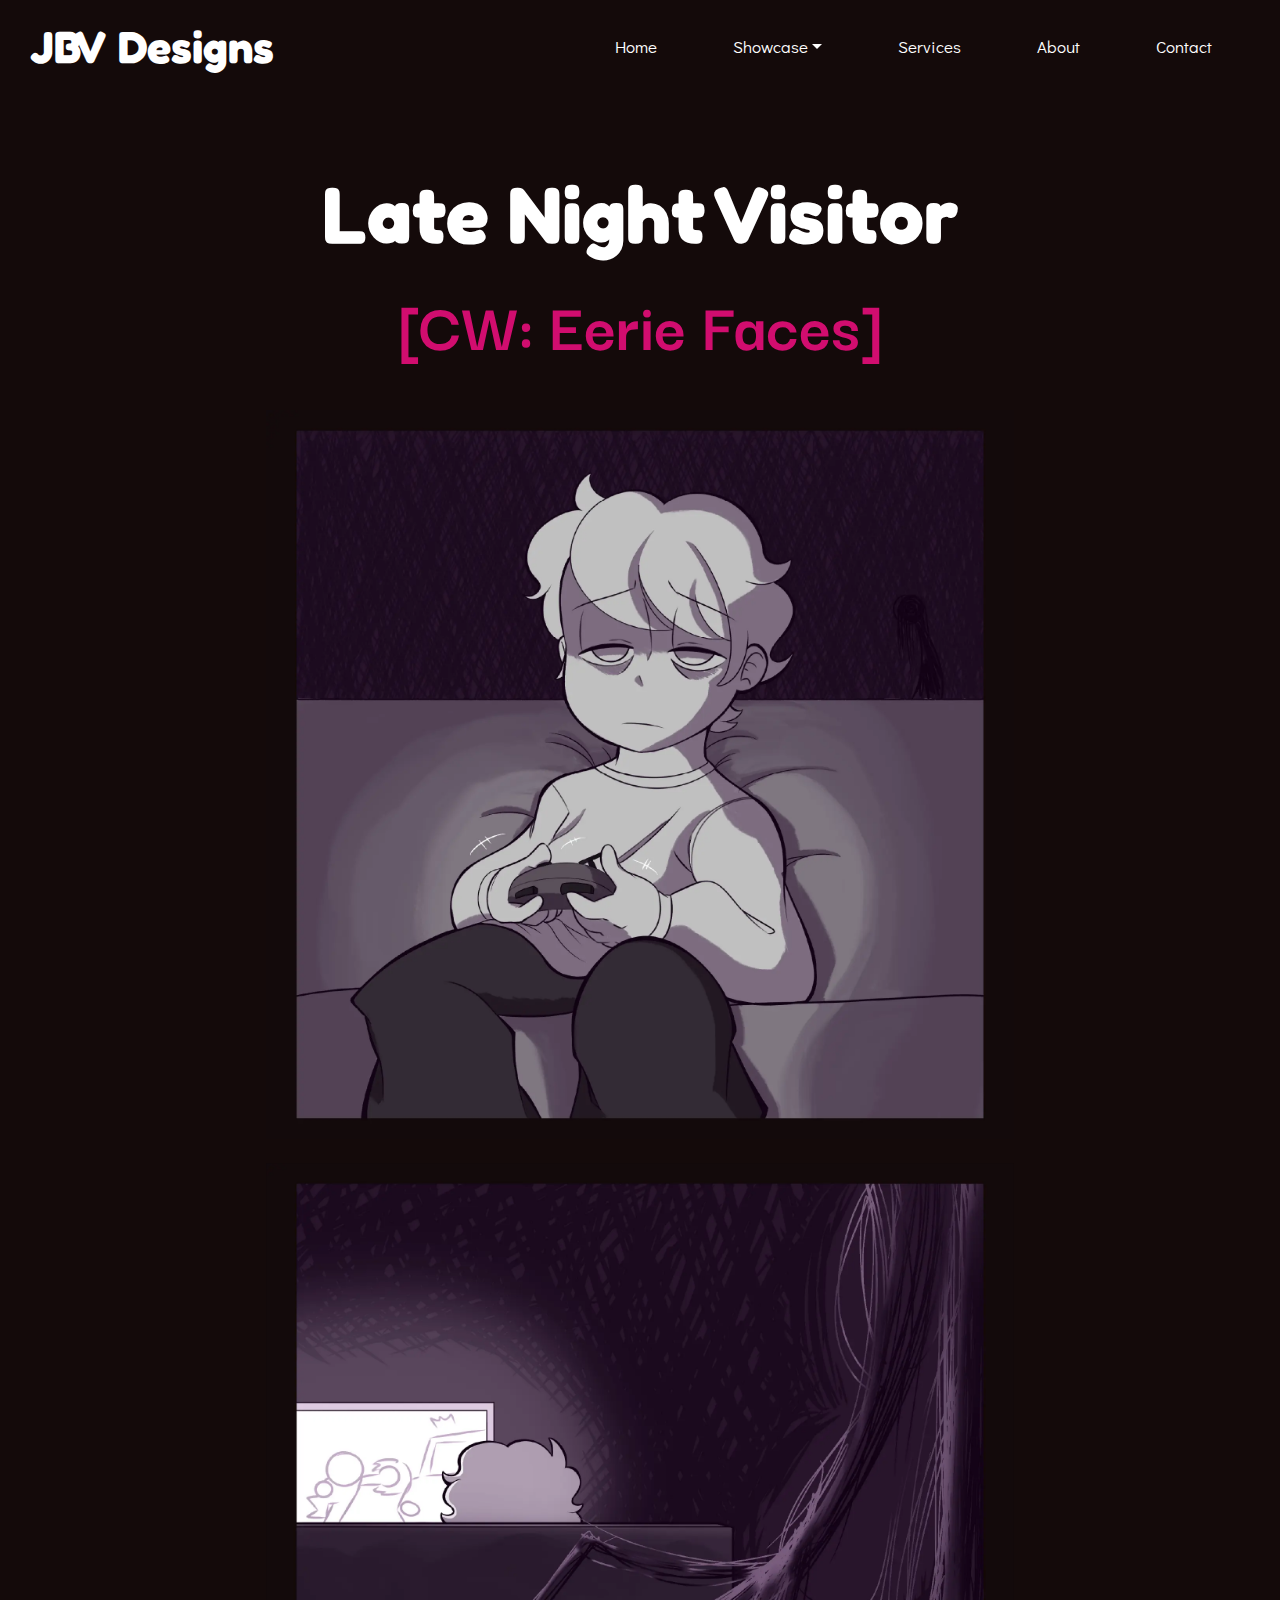
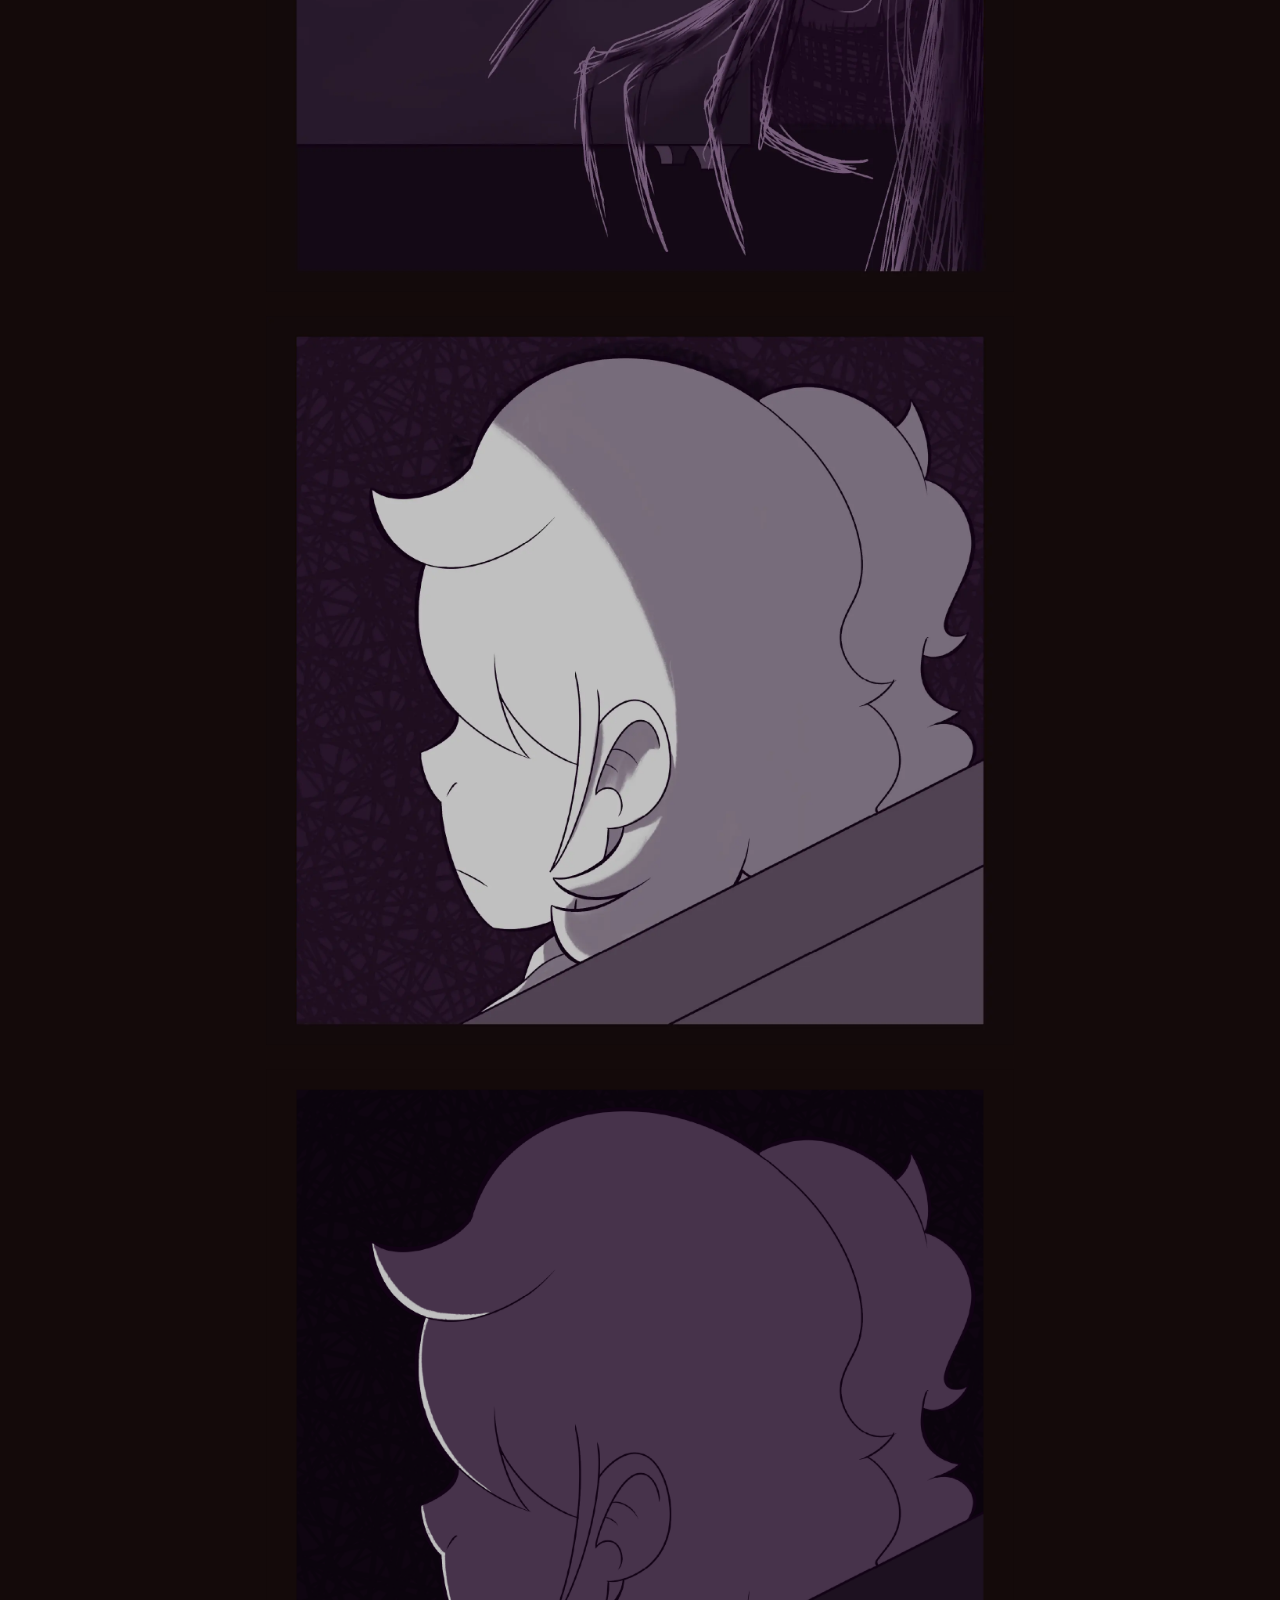
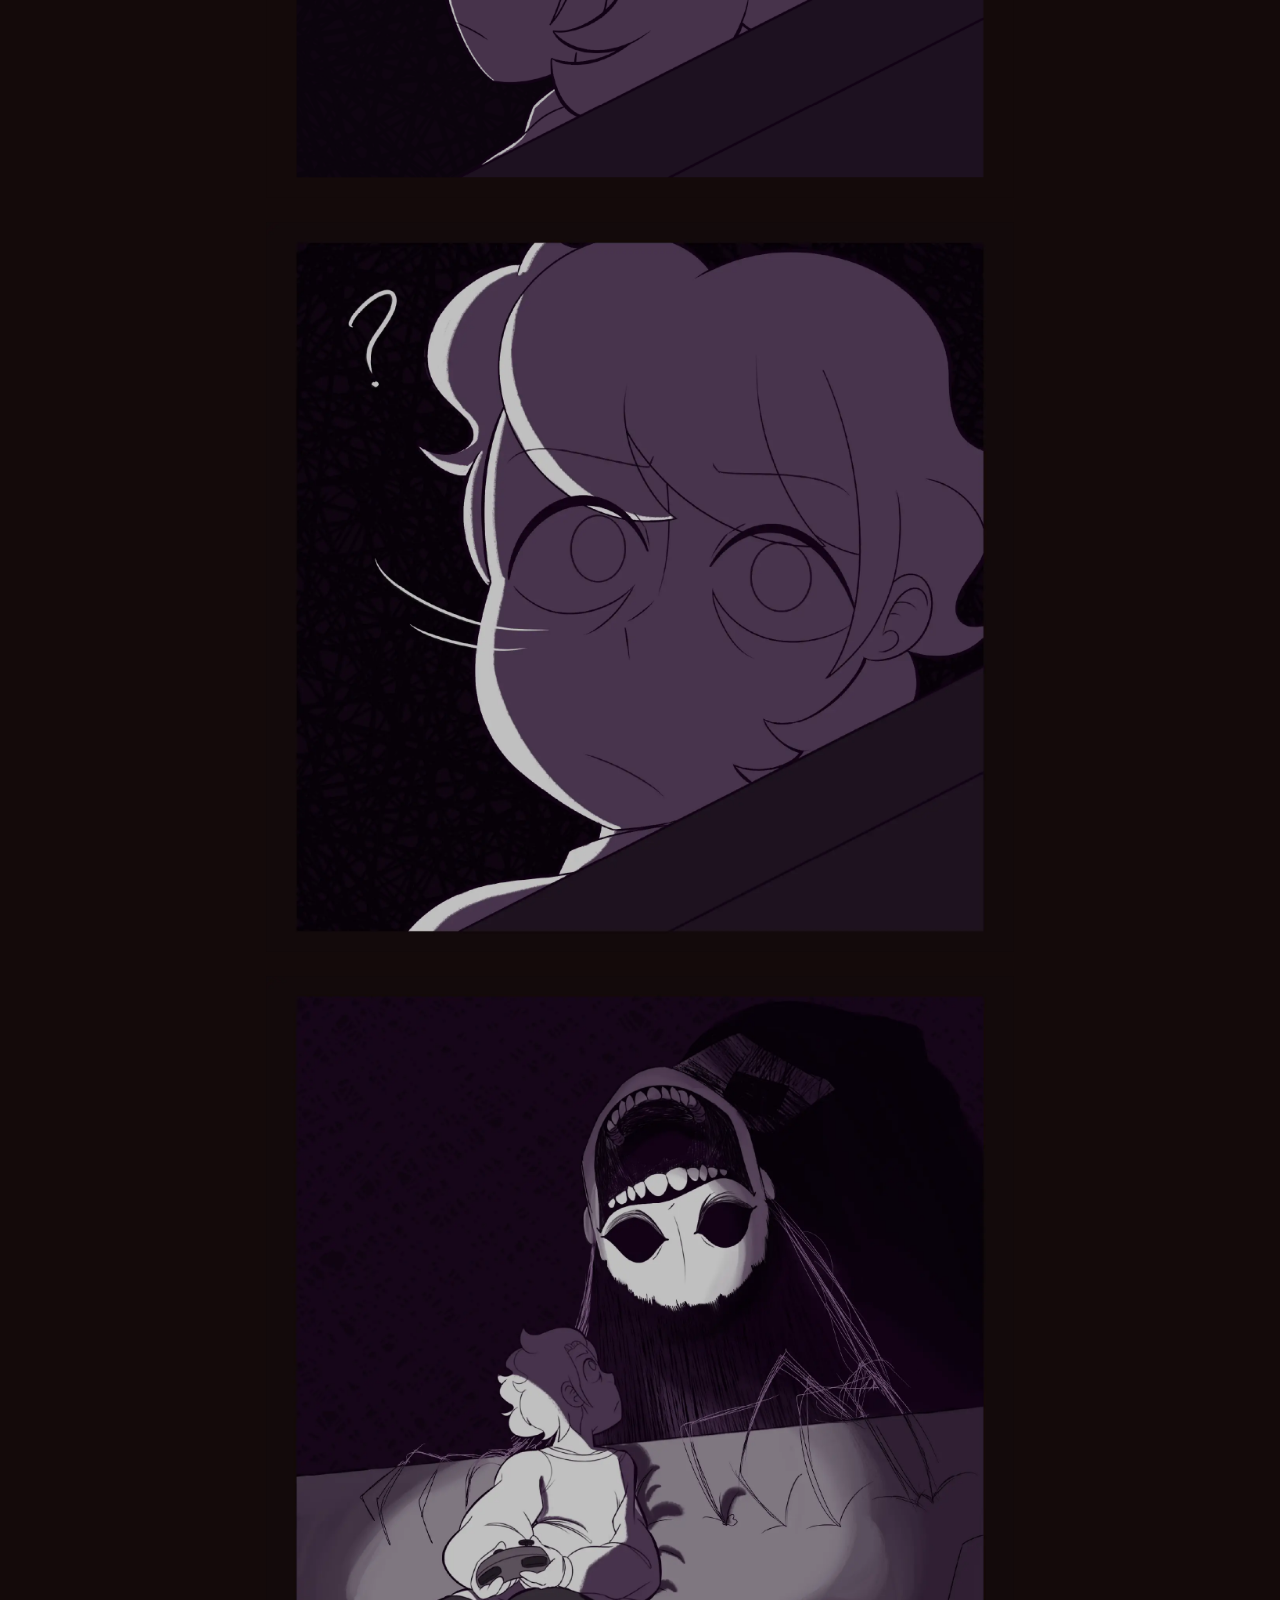
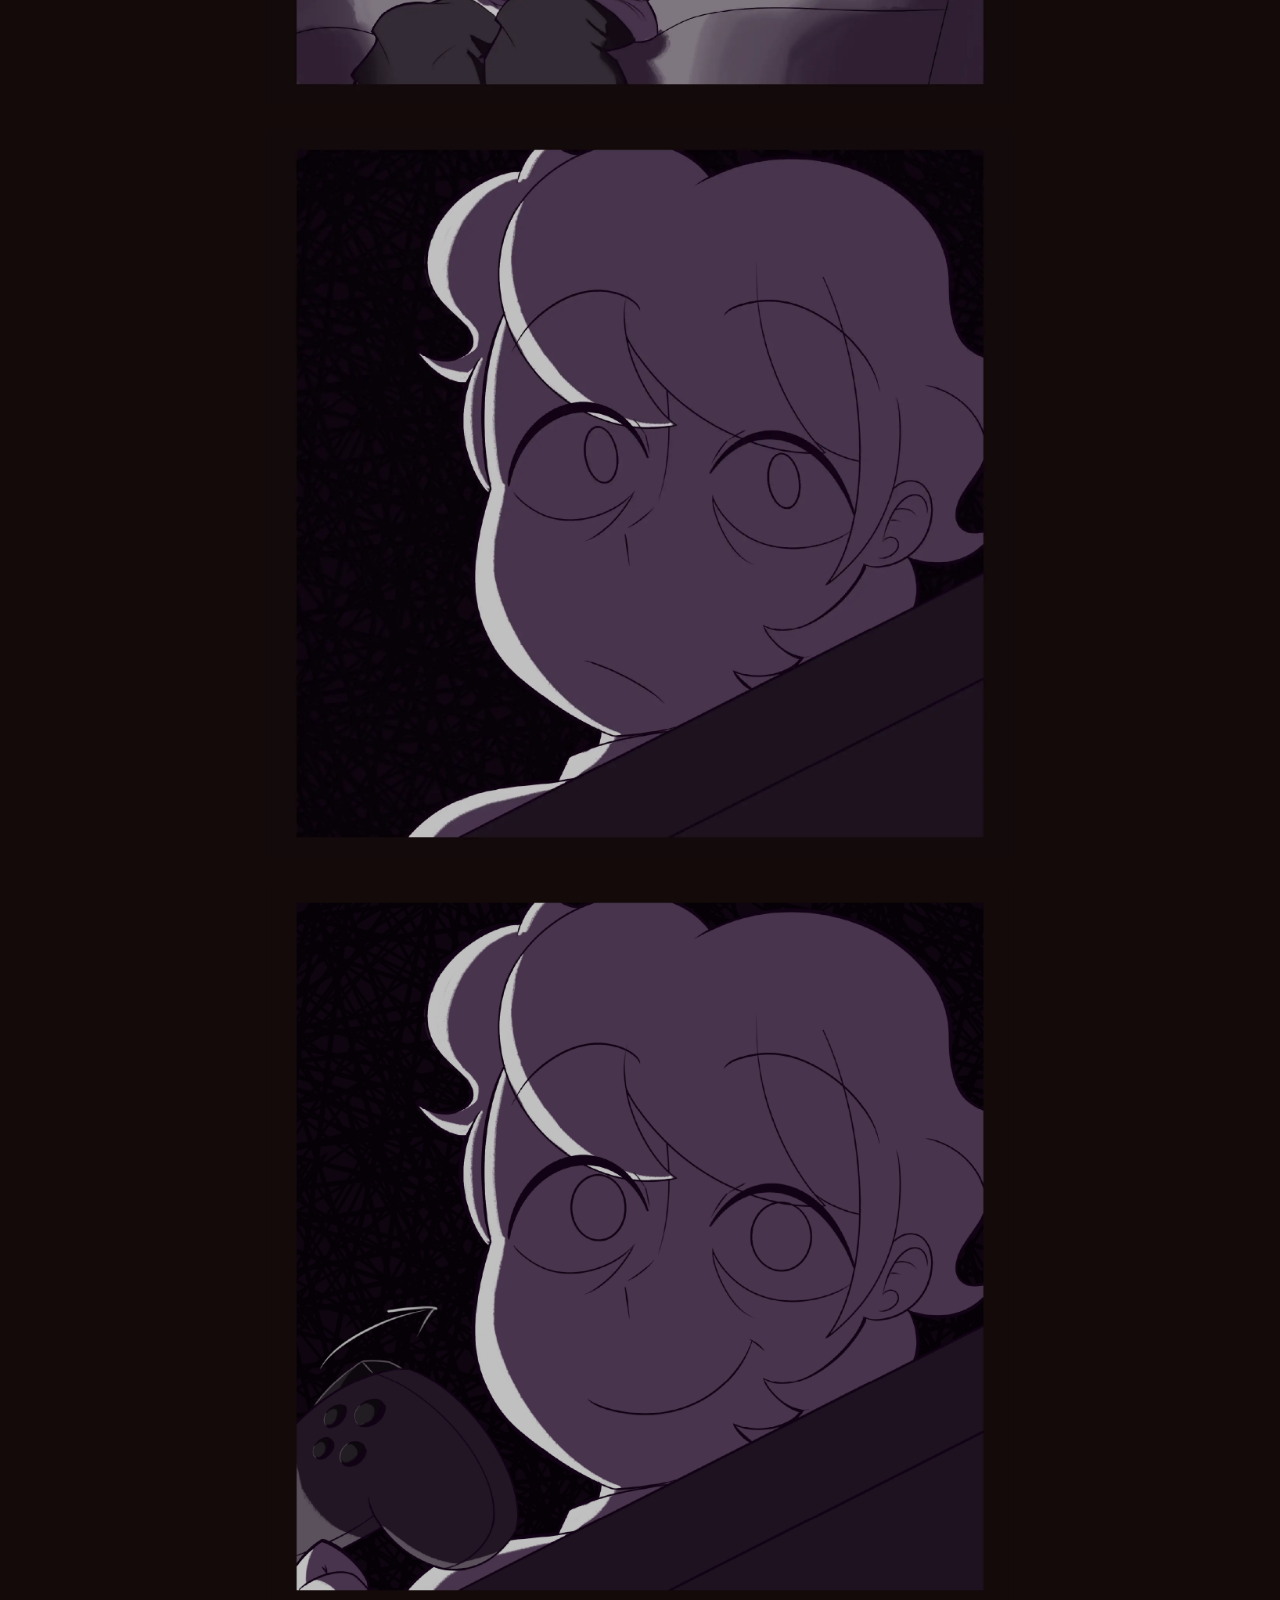
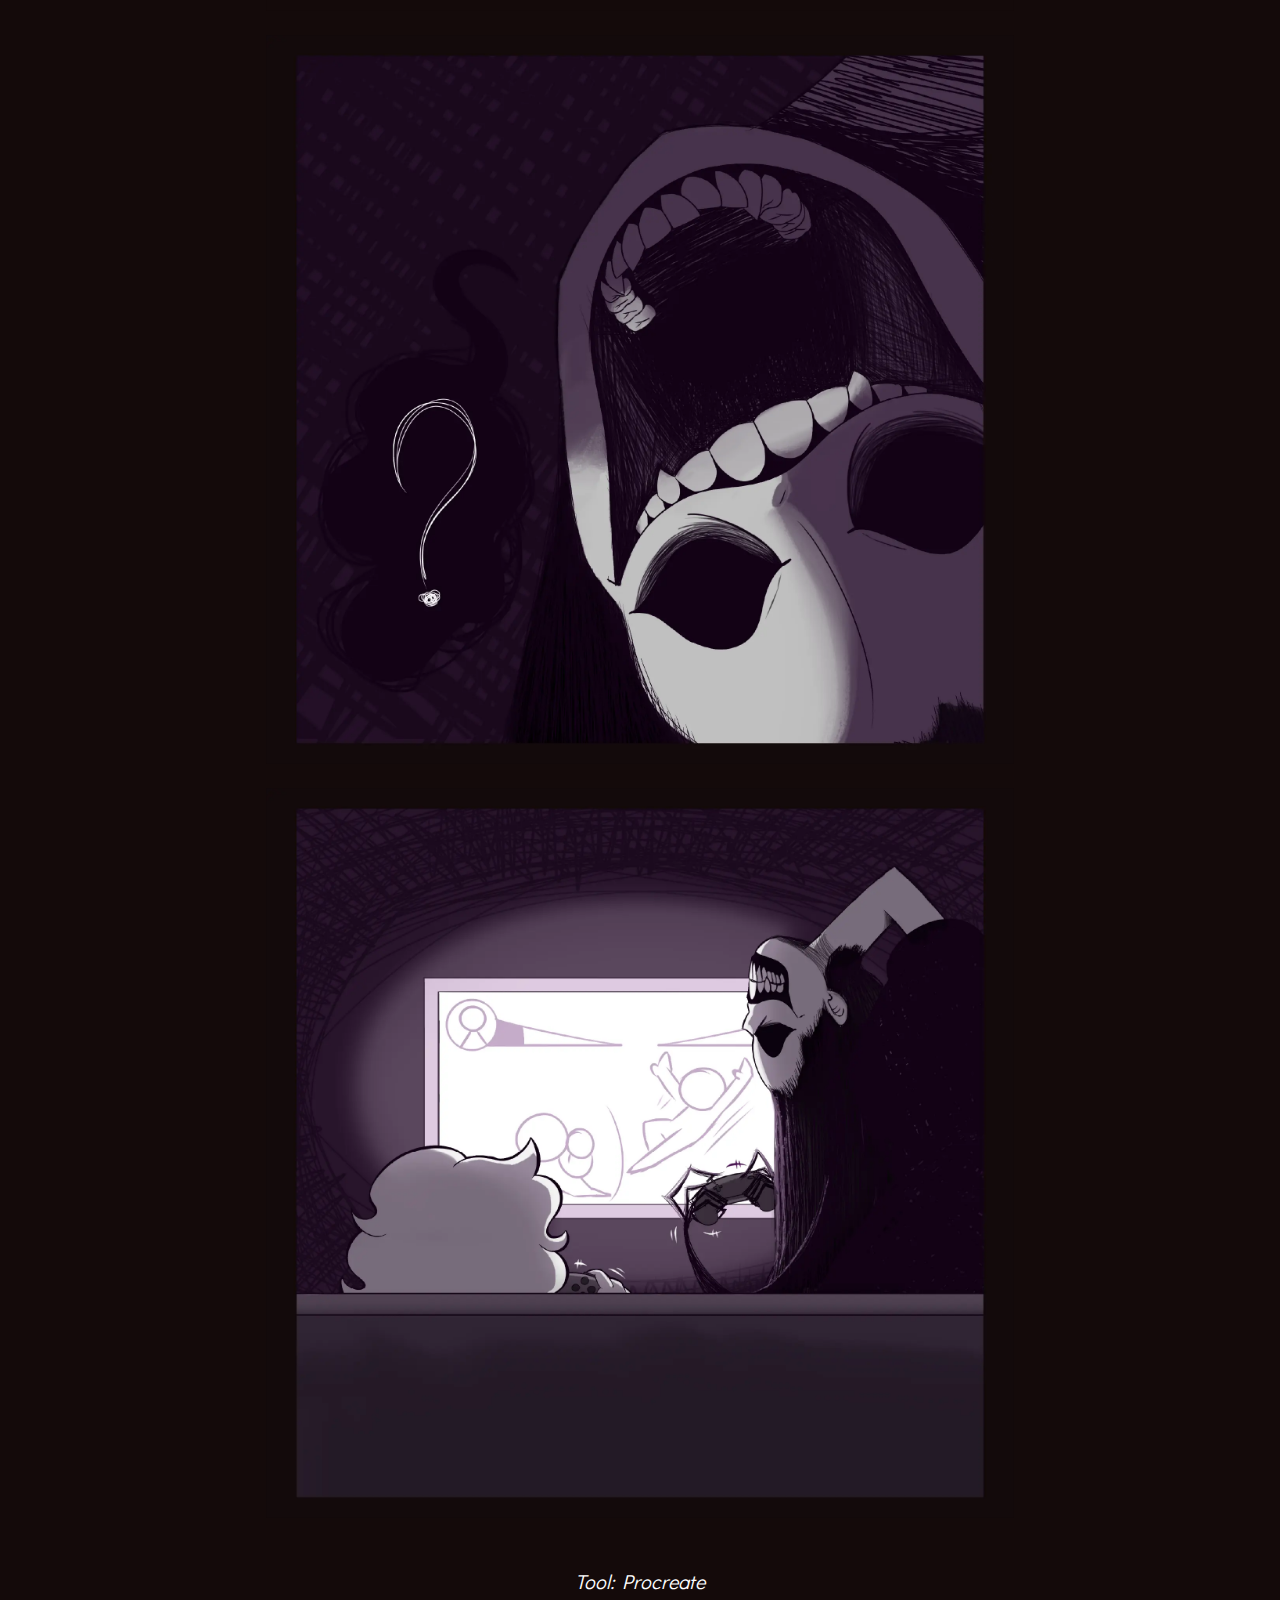
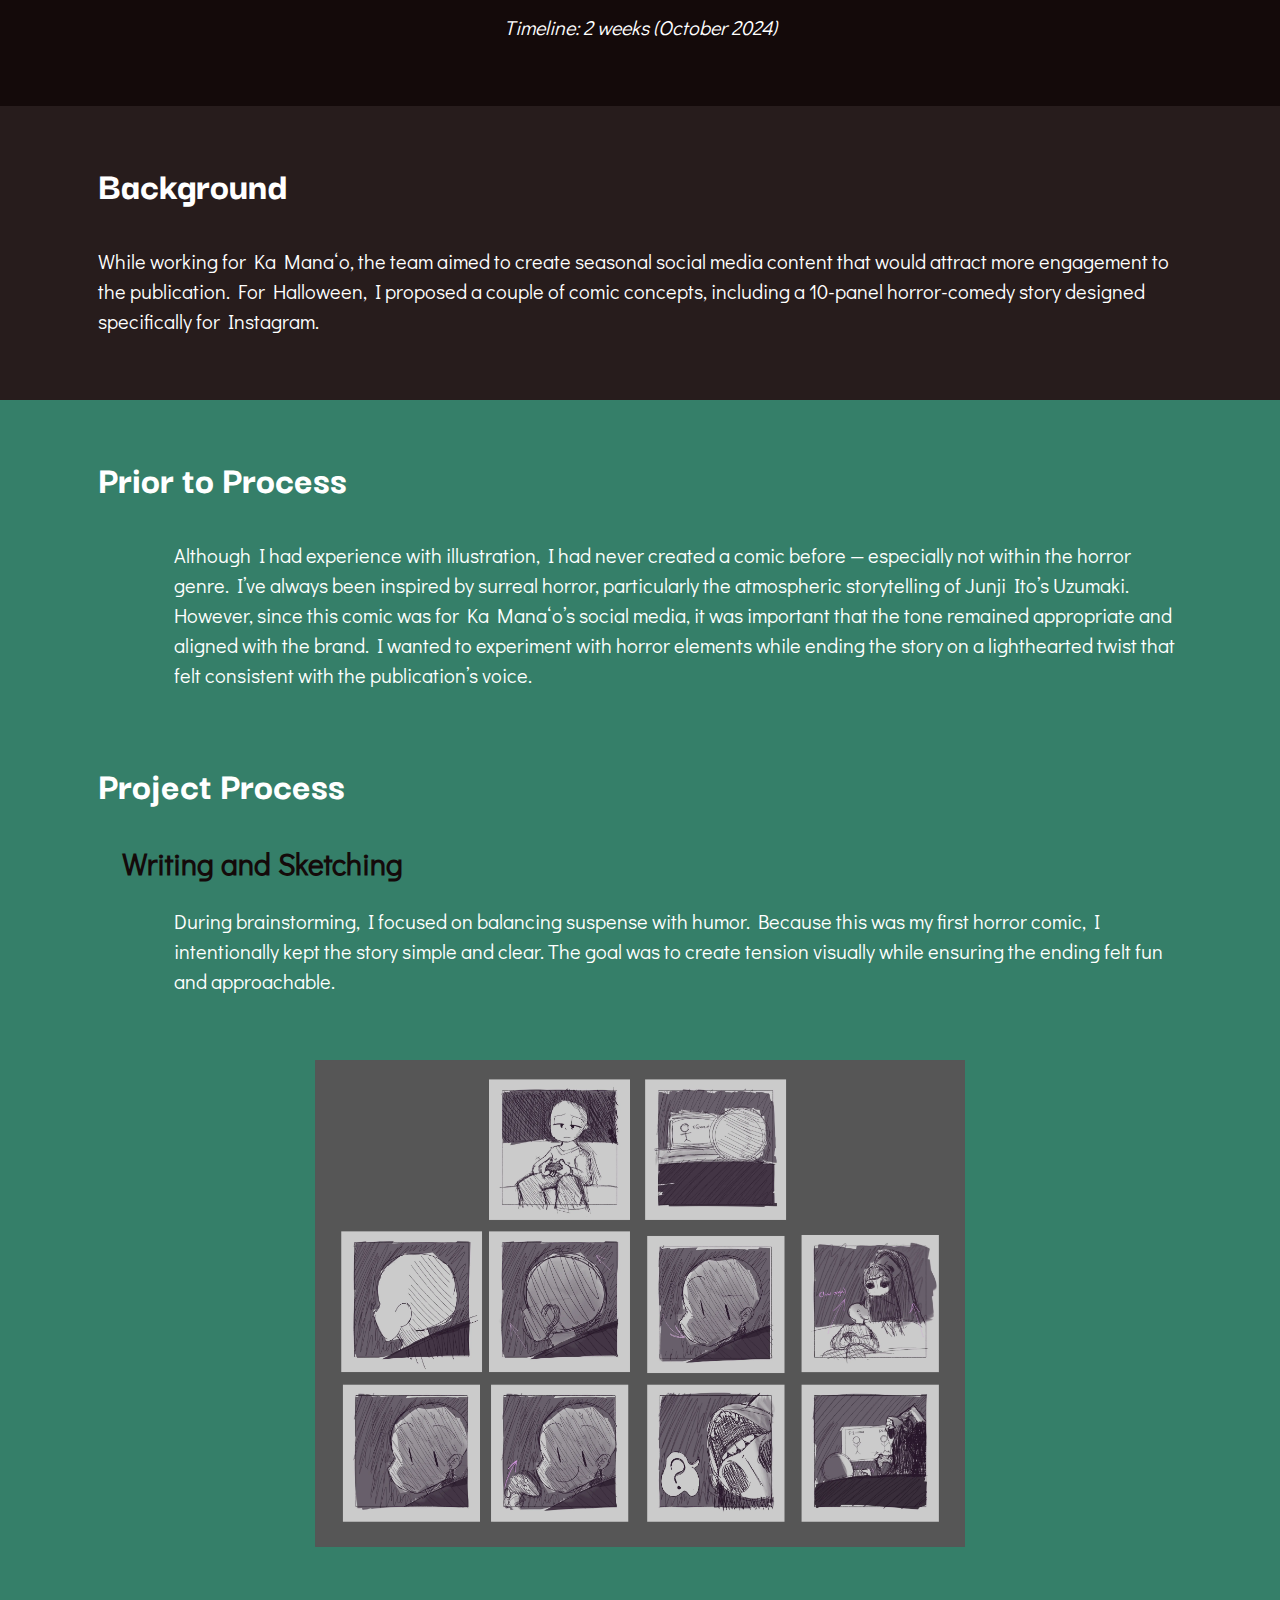
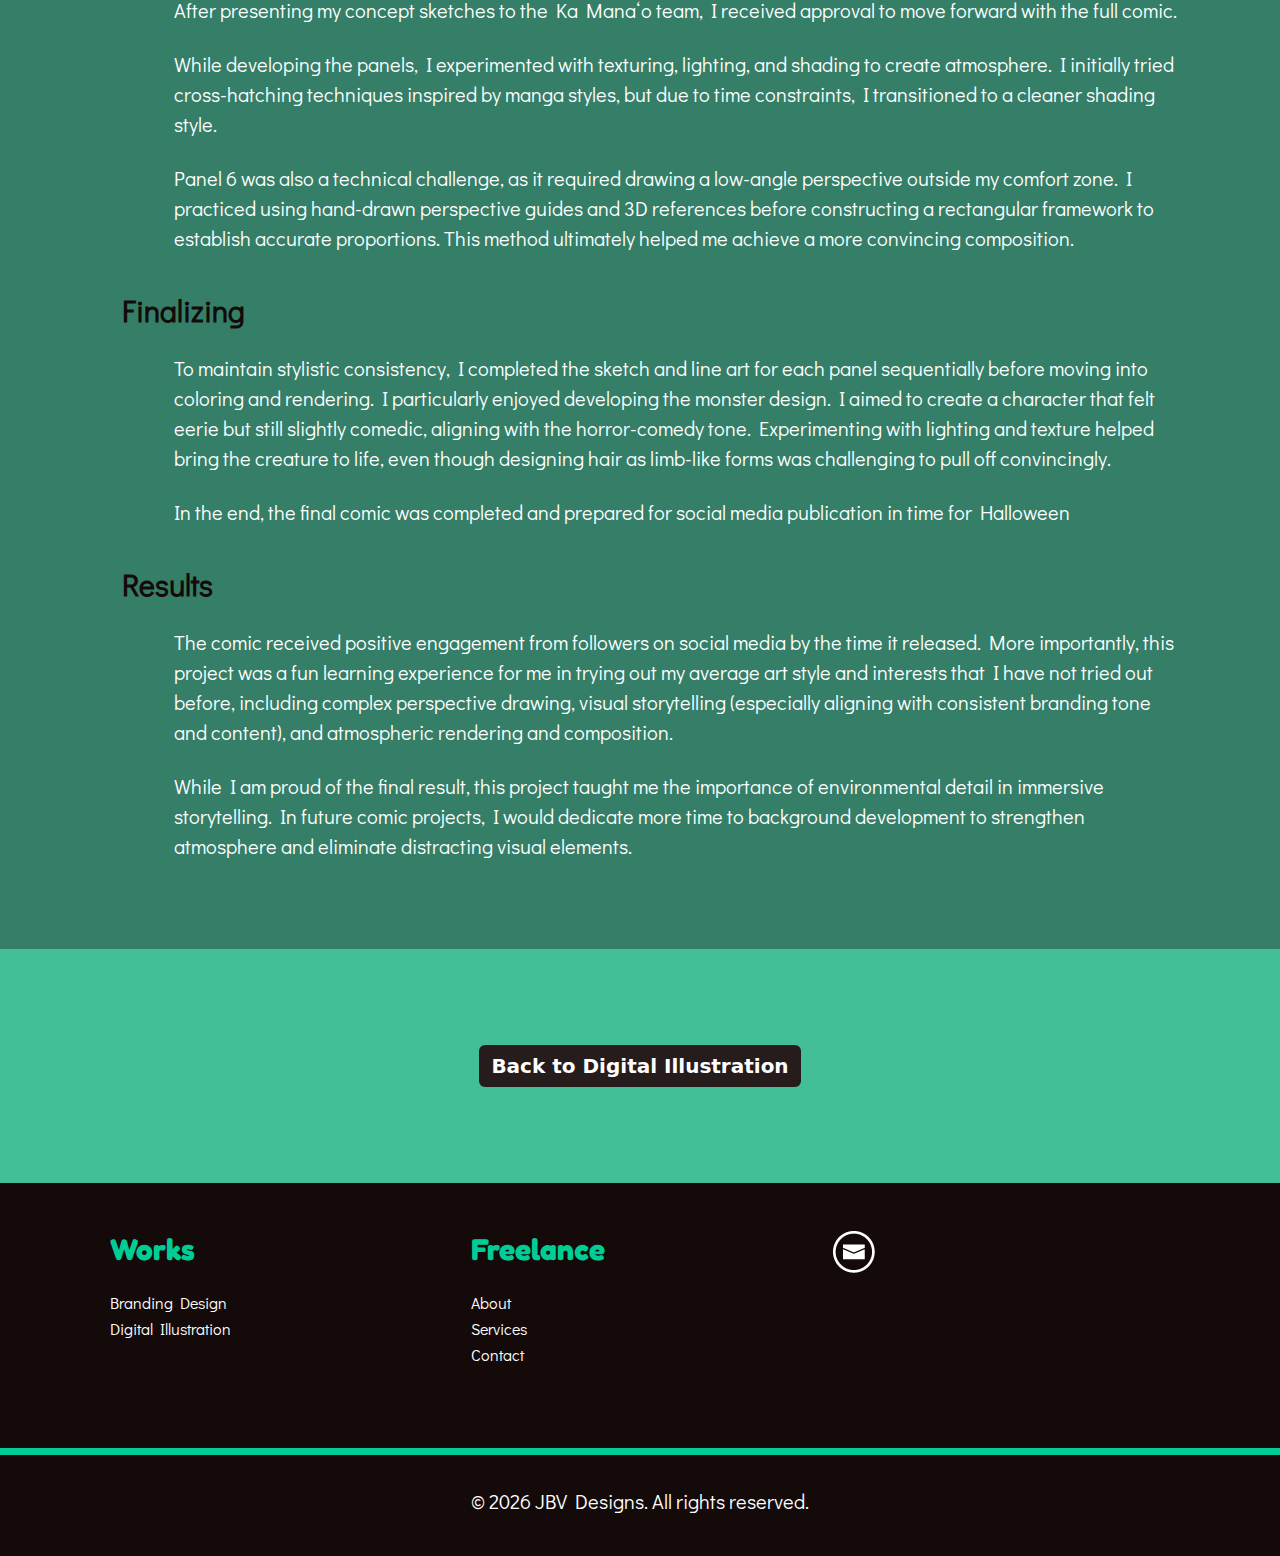
<file: halloweencomic.html>
<!DOCTYPE html>
<html lang="en">

<head>
    <!-- REQUIRED: Meta Tags -->
    <meta charset="UTF-8">
    <meta name="viewport" content="width=device-width, initial-scale=1.0">
    <!-- REQUIRED: Page Title -->
    <title>Late Night Visitor</title>
    <!-- REQUIRED: Bootstrap CSS -->
    <link href="https://cdn.jsdelivr.net/npm/bootstrap@5.3.3/dist/css/bootstrap.min.css" rel="stylesheet"
        integrity="sha384-QWTKZyjpPEjISv5WaRU9OFeRpok6YctnYmDr5pNlyT2bRjXh0JMhjY6hW+ALEwIH" crossorigin="anonymous">
    <!-- REQUIRED: Your Custom CSS-->
    <link rel="stylesheet" href="css/mystyle.css">
    <!-- REQUIRED: Google Font API -->
    <link href="https://fonts.googleapis.com/css2?family=Sora:wght@400;700&display=swap" rel="style
    sheet">
    <link href="https://fonts.googleapis.com/css2?family=Fredoka:wght@300..700&display=swap" rel="stylesheet">
    <link href="https://fonts.googleapis.com/css2?family=Darker+Grotesque:wght@300..900&display=swap" rel="stylesheet">
    <link href="https://fonts.googleapis.com/css2?family=Didact+Gothic&display=swap" rel="stylesheet">
</head>

<body>
    <header>
        <nav class="navbar navbar-expand-lg">
            <!-- Logo -->
            <a class="navbar-brand" href="index.html">JBV Designs</a>
            <button class="navbar-toggler" type="button" data-bs-toggle="collapse" data-bs-target="#navbarNav"
                aria-controls="navbarNav" aria-expanded="false" aria-label="Toggle navigation">
                <span class="navbar-toggler-icon"></span>
            </button>
            <div class="collapse navbar-collapse" id="navbarNav">
                <ul class="navbar-nav ms-auto">
                    <!-- Menu Links -->
                    <li class="nav-item">
                        <a class="nav-link" id="home-link" href="index.html">Home</a>
                    </li>
                    <li class="nav-item dropdown">
                        <a class="nav-link dropdown-toggle" data-bs-auto-close="outside" href="#"
                            id="navbarDarkDropdownMenuLink" role="button" data-bs-toggle="dropdown" aria-expanded="false">
                            Showcase</a>
                        <ul class="dropdown-menu dropdown-menu-dark" aria-labelledby="navbarDarkDropdownMenuLink">
                            <li class="dropend">
                                <a class="dropdown-item dropdown-toggle" data-bs-toggle="dropdown"
                                    href="brandingdesign.html">Branding
                                    Design</a>
                                <ul class="dropdown-menu">
                                    <li><a class="dropdown-item" href="kamanao.html">Ka Manaʻo Logo</a></li>
                                    <li><a class="dropdown-item" href="permatrans.html">PermaTransitions Logo</a></li>
                                    <li><a class="dropdown-item" href="bullettrain.html">Bullet Train Productions Logo</a></li>
                                </ul>
                            </li>
    
                            <li class="dropend">
                                <a class="dropdown-item dropdown-toggle" data-bs-toggle="dropdown"
                                    href="illustration.html">Digital Illustration</a>
                                <ul class="dropdown-menu">
                                    <li><a class="dropdown-item" href="split.html">s.p.l.i.t. (Fan-Art)</a></li>
                                    <li><a class="dropdown-item" href="magic.html">Magic Trick</a></li>
                                    <li><a class="dropdown-item" href="assignmentdue.html">Due Tomorrow</a></li>
                                    <li><a class="dropdown-item" href="halloweencandy.html">Candy Shortage</a></li>
                                    <li><a class="dropdown-item" href="halloweencomic.html">Late Night Visitor</a></li>
                                </ul>
                            </li>
                        </ul>
                    </li>
                    <li class="nav-item">
                        <a class="nav-link" href="services.html">Services</a>
                    </li>
                    <li class="nav-item">
                        <a class="nav-link" href="aboutme.html">About</a>
                    </li>
                    <li class="nav-item">
                        <a class="nav-link" href="contactme.html">Contact</a>
                    </li>
                </ul>
            </div>
    </header>

    <section class="project-image py-5" style="background-color: #140a0a;">
        <div class="project-image-background mx-3">
            <h1 class="py-4" style="text-align: center;">Late Night Visitor</h1>
            <h2 class="content-warning-text pb-5" style="text-align: center;">[CW: Eerie Faces]
            </h2>
            <div class="project-detail">
                <img class="project-detail-visuals-1 img-fluid" src="images/HorrorComic_1.webp" alt="Late Night Visitor Comic Panel 1">
                <img class="project-detail-visuals-1 img-fluid" src="images/HorrorComic_2.webp" alt="Late Night Visitor Comic Panel 2">
                <img class="project-detail-visuals-1 img-fluid" src="images/HorrorComic_3.webp" alt="Late Night Visitor Comic Panel 3">
                <img class="project-detail-visuals-1 img-fluid" src="images/HorrorComic_4.PNG" alt="Late Night Visitor Comic Panel 4">
                <img class="project-detail-visuals-1 img-fluid" src="images/HorrorComic_5.webp" alt="Late Night Visitor Comic Panel 5">
                <img class="project-detail-visuals-1 img-fluid" src="images/HorrorComic_6.webp" alt="Late Night Visitor Comic Panel 6">
                <img class="project-detail-visuals-1 img-fluid" src="images/HorrorComic_7.webp" alt="Late Night Visitor Comic Panel 7">
                <img class="project-detail-visuals-1 img-fluid" src="images/HorrorComic_8.PNG" alt="Late Night Visitor Comic Panel 8">
                <img class="project-detail-visuals-1 img-fluid" src="images/HorrorComic_9.webp" alt="Late Night Visitor Comic Panel 9">
                <img class="project-detail-visuals-1 img-fluid" src="images/HorrorComic_10.webp" alt="Late Night Visitor Comic Panel 10">
                <p class="pt-4" style="font-style: italic; text-align: center;">Tool: Procreate</p>
                <p style="font-style: italic; text-align: center;">Timeline: 2 weeks (October 2024)</p>
            </div>
        </div>
    </section>

    <section class="py-5 " style="background-color:#271C1C;">
        <div class="container">
            <h2 class="project-background-title-2 pb-4 mx-3">Background</h2>
            <p class="project-background-body mx-3">While working for Ka Manaʻo, the team aimed to create seasonal social media content
                that would attract more engagement to the publication. For Halloween, I proposed a couple of comic concepts, including a
                10-panel horror-comedy story designed specifically for Instagram.
            </p>
        </div>
    </section>

    <section class="py-5" style="background-color:#357F69;">
        <div class="container">
            <div class="project-detail-process mx-3">
                <h2 class="project-background-title-1 pb-4">
                    Prior to Process
                </h2>
                <p class="project-detail-body">Although I had experience with illustration, I had never created a comic before — especially not within the horror
                genre. I’ve always been inspired by surreal horror, particularly the atmospheric storytelling of Junji Ito’s Uzumaki.
                However, since this comic was for Ka Manaʻo’s social media, it was important that the tone remained appropriate and
                aligned with the brand. I wanted to experiment with horror elements while ending the story on a lighthearted twist that
                felt consistent with the publication’s voice.
                </p>

                <h2 class="project-background-title-1 pt-5 pb-4">
                    Project Process
                </h2>

                <h3 class="project-detail-h3 px-4 pb-3">Writing and Sketching</h3>
                <p class="project-detail-body pb-4"> During brainstorming, I focused on balancing suspense with humor. Because this was
                    my first horror comic, I intentionally kept the story simple and clear. The goal was to create tension visually
                    while ensuring the ending felt fun and approachable.
                </p>

                <img class="project-detail-visuals img-fluid py-4" src="images/IMG_1067.webp"
                    alt="Late Night Visitor Storyboard Sketches">

                <p class="project-detail-body"> After presenting my concept sketches to the Ka Manaʻo team, I received approval to
                    move forward with the full comic.
                </p>
                <p class="project-detail-body py-2"> While developing the panels, I experimented with texturing, lighting, and shading
                    to create atmosphere. I initially tried cross-hatching techniques inspired by manga styles, but due to time
                    constraints, I transitioned to a cleaner shading style.
                </p>
                <p class="project-detail-body "> Panel 6 was also a technical challenge, as it required drawing a low-angle
                    perspective outside my comfort zone. I practiced using hand-drawn perspective guides and 3D references before
                    constructing a rectangular framework to establish accurate proportions. This method ultimately helped me achieve a
                    more convincing composition.
                </p>

                <h3 class="project-detail-h3 px-4 pt-4 pb-3">Finalizing</h3>
                <p class="project-detail-body pb-2">To maintain stylistic consistency, I completed the sketch and line art for each
                    panel sequentially before moving into coloring and rendering. I particularly enjoyed developing the monster design.
                    I aimed to create a character that felt eerie but still slightly comedic, aligning with the horror-comedy tone.
                    Experimenting with lighting and texture helped bring the creature to life, even though
                    designing hair as limb-like forms was challenging to pull off convincingly.
                    </p>
                    <p class="project-detail-body pb-4">In the end, the final comic was completed and prepared for social media publication in time for Halloween
                </p>

                <h3 class="project-detail-h3 px-4 pb-3">Results</h3>
                <p class="project-detail-body pb-2">The comic received positive engagement from followers on social media by the time it released. More
                importantly, this project was a fun learning experience for me in trying out my average art style and interests
                that I have not tried out before, including complex perspective drawing, visual storytelling (especially aligning with
                consistent branding tone and content), and atmospheric rendering and composition.
                </p>

                <p class="project-detail-body pb-4">
                While I am proud of the final result, this project taught me the importance of environmental detail in immersive
                storytelling. In future comic projects, I would dedicate more time to background development to strengthen atmosphere
                and eliminate distracting visual elements.
                </p>
            </div>
        </div>
    </section>

    <section class="py-5" style="background-color:#42be99; text-align: center;">
        <div class="Back-to-category-button py-5">
            <a id="btn-2" class="btn btn-primary" href="illustration.html">Back to Digital Illustration</a>
        </div>
    </section>

    <footer class="pt-5" style="background-color: #140a0a;">
        <div class="container pb-5">
            <div class="row mx-3">
                <div class="col">
                    <h5 class="footer-heading">Works</h5>
                    <ul class="list-unstyled">
                        <li><a class="footer-links" href="brandingdesign.html">Branding Design</a></li>
                        <li><a class="footer-links" href="illustration.html">Digital Illustration</a></li>
                    </ul>
                </div>
                <div class="col">
                    <h5 class="footer-heading">Freelance</h5>
                    <ul class="list-unstyled">
                        <li><a class="footer-links" href="aboutme.html">About</a></li>
                        <li><a class="footer-links" href="services.html">Services</a></li>
                        <li><a class="footer-links" href="contactme.html">Contact</a></li>
                    </ul>
                </div>
                <div class="col">
                    <ul class="list-inline social-icons">
                        <li>
                            <a href="mailto:jasmineboquervelasco@gmail.com">
                                <img src="images/footer_social_email.png" alt="Email Icon">
                            </a>
                        </li>
                    </ul>
                </div>
            </div>
        </div>
        <hr class="footer-line">
        <div class="footer-bottom pb-4" style="text-align: center;">
            <p class="footer-note">&copy; 2026 JBV Designs. All rights reserved.</p>
        </div>
    </footer>

    <!-- REQUIRED: Javascript -->
    <script src="https://cdn.jsdelivr.net/npm/bootstrap@5.3.3/dist/js/bootstrap.bundle.min.js"
        integrity="sha384-YvpcrYf0tY3lHB60NNkmXc5s9fDVZLESaAA55NDzOxhy9GkcIdslK1eN7N6jIeHz"
        crossorigin="anonymous"></script>
</body>

</html>
</file>
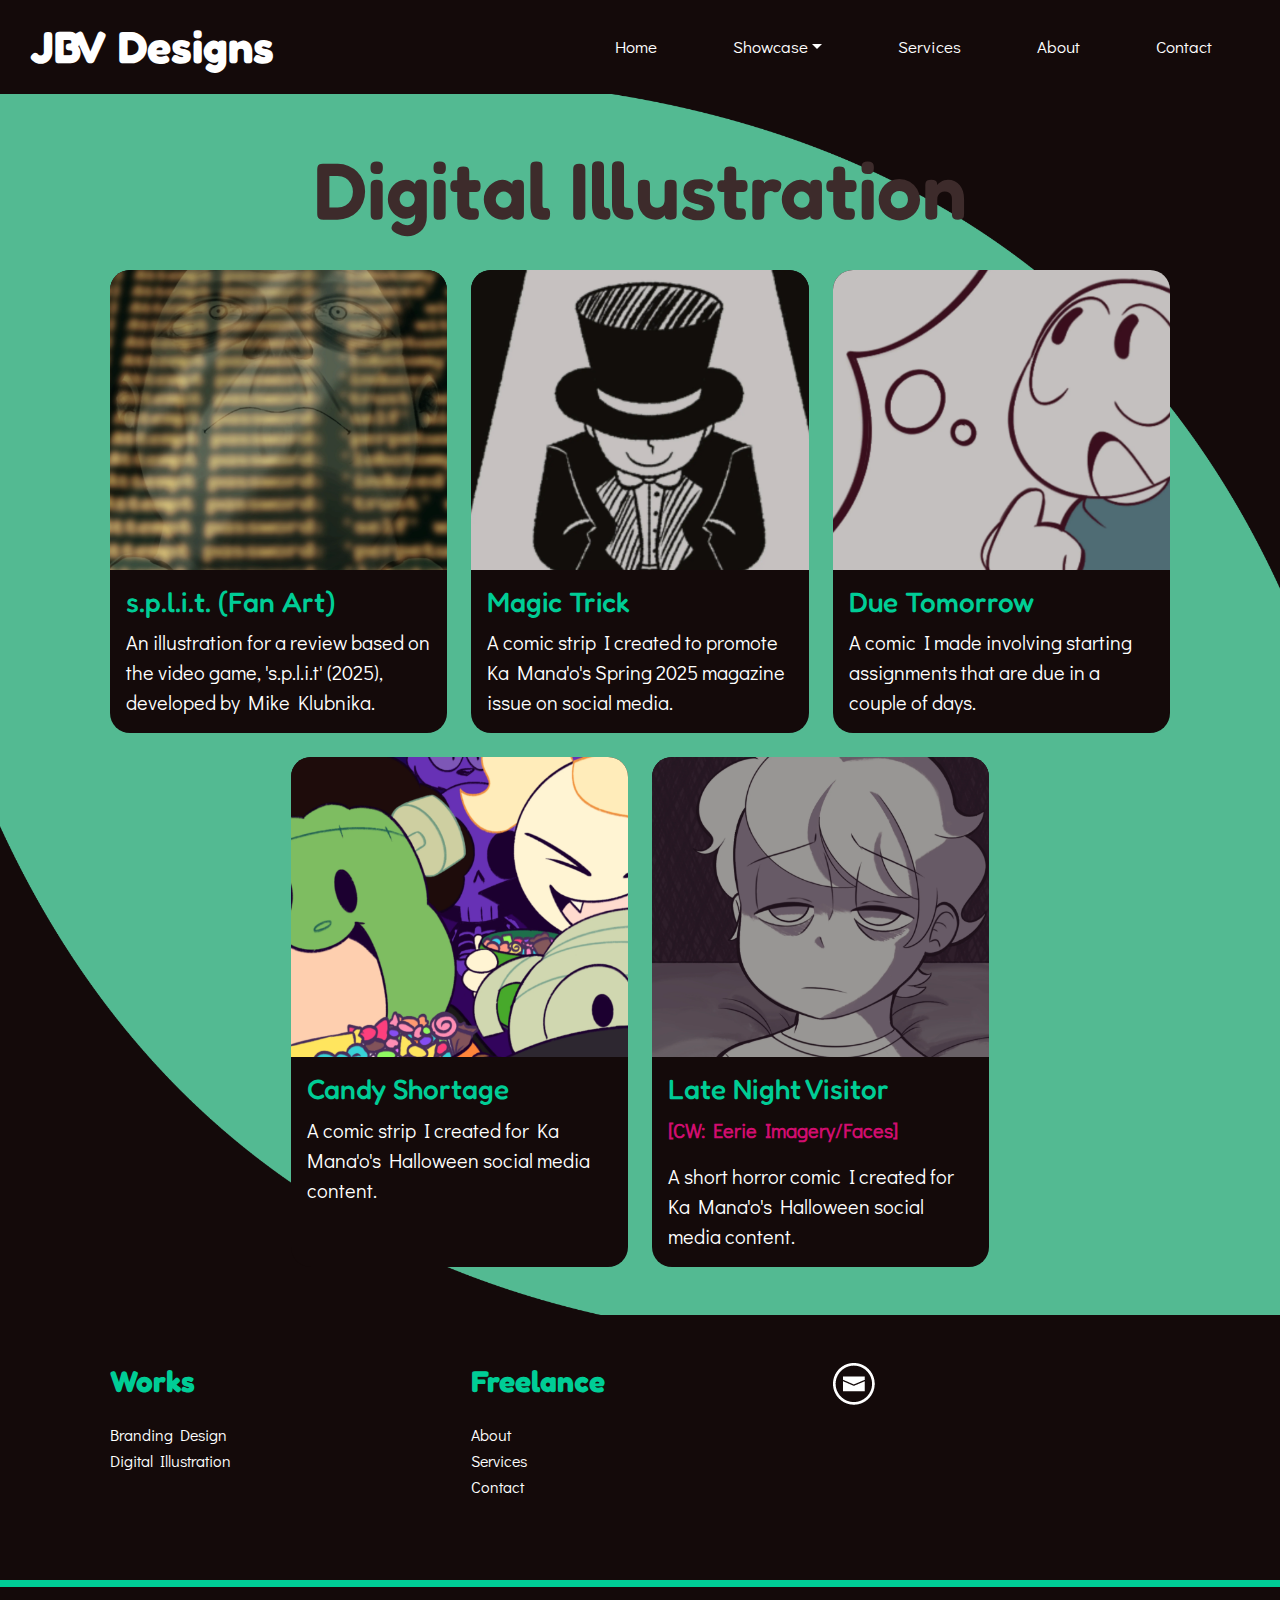
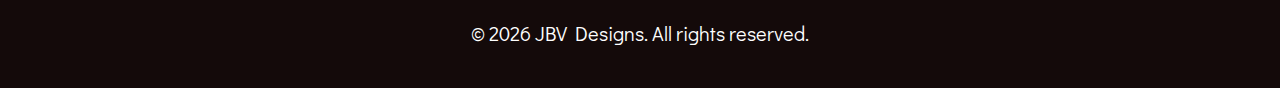
<file: illustration.html>
<!DOCTYPE html>
<html lang="en">
<head>
    <!-- REQUIRED: Meta Tags -->
    <meta charset="UTF-8">
    <meta name="viewport" content="width=device-width, initial-scale=1.0">
    <!-- REQUIRED: Page Title -->
    <title>Digital Illustration</title>
    <!-- REQUIRED: Bootstrap CSS -->
    <link href="https://cdn.jsdelivr.net/npm/bootstrap@5.3.3/dist/css/bootstrap.min.css" rel="stylesheet" integrity="sha384-QWTKZyjpPEjISv5WaRU9OFeRpok6YctnYmDr5pNlyT2bRjXh0JMhjY6hW+ALEwIH" crossorigin="anonymous">
    <!-- REQUIRED: Your Custom CSS-->
    <link rel="stylesheet" href="css/mystyle.css">
    <!-- REQUIRED: Google Font API -->
    <link href="https://fonts.googleapis.com/css2?family=Sora:wght@400;700&display=swap" rel="style
    sheet">
    <link href="https://fonts.googleapis.com/css2?family=Fredoka:wght@300..700&display=swap" rel="stylesheet">
    <link href="https://fonts.googleapis.com/css2?family=Darker+Grotesque:wght@300..900&display=swap" rel="stylesheet">
    <link href="https://fonts.googleapis.com/css2?family=Didact+Gothic&display=swap" rel="stylesheet">
</head>
<body>
    <div style="background-color:#53ba92;">
       <header>
        <nav class="navbar navbar-expand-lg">
            <!-- Logo -->
            <a class="navbar-brand" href="index.html">JBV Designs</a>
            <button class="navbar-toggler" type="button" data-bs-toggle="collapse" data-bs-target="#navbarNav"
                aria-controls="navbarNav" aria-expanded="false" aria-label="Toggle navigation">
                <span class="navbar-toggler-icon"></span>
            </button>
            <div class="collapse navbar-collapse" id="navbarNav">
                <ul class="navbar-nav ms-auto">
                    <!-- Menu Links -->
                    <li class="nav-item">
                        <a class="nav-link" id="home-link" href="index.html">Home</a>
                    </li>
                    <li class="nav-item dropdown">
                        <a class="nav-link dropdown-toggle" data-bs-auto-close="outside" href="#"
                            id="navbarDarkDropdownMenuLink" role="button" data-bs-toggle="dropdown" aria-expanded="false">
                            Showcase</a>
                        <ul class="dropdown-menu dropdown-menu-dark" aria-labelledby="navbarDarkDropdownMenuLink">
                            <li class="dropend">
                                <a class="dropdown-item dropdown-toggle" data-bs-toggle="dropdown"
                                    href="brandingdesign.html">Branding
                                    Design</a>
                                <ul class="dropdown-menu">
                                    <li><a class="dropdown-item" href="kamanao.html">Ka Manaʻo Logo</a></li>
                                    <li><a class="dropdown-item" href="permatrans.html">PermaTransitions Logo</a></li>
                                    <li><a class="dropdown-item" href="bullettrain.html">Bullet Train Productions Logo</a></li>
                                </ul>
                            </li>
    
                            <li class="dropend">
                                <a class="dropdown-item dropdown-toggle" data-bs-toggle="dropdown"
                                    href="illustration.html">Digital Illustration</a>
                                <ul class="dropdown-menu">
                                    <li><a class="dropdown-item" href="split.html">s.p.l.i.t. (Fan-Art)</a></li>
                                    <li><a class="dropdown-item" href="magic.html">Magic Trick</a></li>
                                    <li><a class="dropdown-item" href="assignmentdue.html">Due Tomorrow</a></li>
                                    <li><a class="dropdown-item" href="halloweencandy.html">Candy Shortage</a></li>
                                    <li><a class="dropdown-item" href="halloweencomic.html">Late Night Visitor</a></li>
                                </ul>
                            </li>
                        </ul>
                    </li>
                    <li class="nav-item">
                        <a class="nav-link" href="services.html">Services</a>
                    </li>
                    <li class="nav-item">
                        <a class="nav-link" href="aboutme.html">About</a>
                    </li>
                    <li class="nav-item">
                        <a class="nav-link" href="contactme.html">Contact</a>
                    </li>
                </ul>
            </div>
    </header>

    <section class="BrandingDesign" style="background-color:#53ba92;">
        <h1 class="Showcase-title pt-5 mx-4" style="text-align: center;">Digital Illustration</h1>
        <div class="container pt-4 pb-5">
            <div class="row justify-content-center g-4 mx-3">
                <!-- Card 1 -->
                <div class="col-12 col-md-6 col-xl-4">
                    <div class="card">
                        <a class="card-link" href="split.html">
                            <img src="images/IMG_1039.webp" class="card-img-top" alt="s.p.l.i.t. Thumbnail">
                            <div class="card-body">
                                <h3>s.p.l.i.t. (Fan Art)</h3>
                                <p class="card-text">An illustration for a review based on the video game, 's.p.l.i.t' (2025), developed by Mike Klubnika.
                                </p>
                            </div>
                        </a>
                    </div>
                </div>
    
                <!-- Card 2 -->
                <div class="col-12 col-md-6 col-xl-4">
                    <div class="card">
                        <a class="card-link" href="magic.html">
                            <img src="images/IMG_1041.webp" class="card-img-top" alt="Magic Trick Thumbnail">
                            <div class="card-body">
                                <h3>Magic Trick</h3>
                                <p class="card-text">A comic strip I created to promote Ka Mana'o's Spring 2025 magazine issue on social media.
                                </p>
                            </div>
                        </a>
                    </div>
                </div>

                <!-- Card 4 -->
                <div class="col-12 col-md-6 col-xl-4">
                    <div class="card">
                        <a class="card-link" href="assignmentdue.html">
                            <img src="images/IMG_1036.webp" class="card-img-top" alt="Due Tomorrow Thumbnail">
                            <div class="card-body">
                                <h3 class="card-title">Due Tomorrow</h3>
                                <p class="card-text">
                                    A comic I made involving starting assignments that are due in a couple of days.
                                 </p>
                            </div>
                        </a>
                    </div>
                </div>
    
                <!-- Card 3 -->
                <div class="col-12 col-md-6 col-xl-4">
                    <div class="card">
                        <a class="card-link" href="halloweencandy.html">
                            <img src="images/Digital-Illustrations_Thumbnail_2.webp" class="card-img-top" alt="Candy Shortage Thumbnail">
                            <div class="card-body">
                                <h3 class="card-title">Candy Shortage</h3>
                                <p class="card-text">
                                    A comic strip I created for Ka Mana'o's Halloween social media content.
                                </p>
                            </div>
                        </a>
                    </div>
                </div>

                 <!-- Card 4 -->
                <div class="col-12 col-md-6 col-xl-4">
                    <div class="card">
                        <a class="card-link" href="halloweencomic.html">
                            <img src="images/IMG_1037.webp" class="card-img-top" alt="Late Night Visitor Thumbnail">
                            <div class="card-body">
                                <h3 class="card-title">Late Night Visitor</h3>
                                <p class="card-text" style="font-weight: 800;color: #d10d6f;">
                                    [CW: Eerie Imagery/Faces] 
                                </p>
                                <p class="card-text">
                                    A short horror comic I created for Ka Mana'o's Halloween social media content.
                                 </p>
                            </div>
                        </a>
                    </div>
                </div>


            </div>
        </div>
    </section>
    </div>

     <footer class="pt-5"style="background-color: #140a0a;">
        <div class="container pb-5">
            <div class="row mx-3">
                <div class="col">
                    <h5 class="footer-heading">Works</h5>
                    <ul class="list-unstyled">
                        <li><a class="footer-links" href="brandingdesign.html">Branding Design</a></li>
                        <li><a class="footer-links" href="illustration.html">Digital Illustration</a></li>
                    </ul>
                </div>
                <div class="col">
                    <h5 class="footer-heading">Freelance</h5>
                    <ul class="list-unstyled">
                        <li><a class="footer-links" href="aboutme.html">About</a></li>
                        <li><a class="footer-links" href="services.html">Services</a></li>
                        <li><a class="footer-links" href="contactme.html">Contact</a></li>
                    </ul>
                </div>
                <div class="col">
                    <ul class="list-inline social-icons">
                        <li>
                            <a href="mailto:jasmineboquervelasco@gmail.com">
                                <img src="images/footer_social_email.png" alt="Email Icon">
                            </a>
                        </li>
                    </ul>
                </div>
            </div>
        </div>
        <hr class="footer-line">
        <div class="footer-bottom pb-4" style="text-align: center;">
            <p class="footer-note">&copy; 2026 JBV Designs. All rights reserved.</p>
        </div>
    </footer>

    <!-- REQUIRED: Javascript -->
    <script src="https://cdn.jsdelivr.net/npm/bootstrap@5.3.3/dist/js/bootstrap.bundle.min.js"
        integrity="sha384-YvpcrYf0tY3lHB60NNkmXc5s9fDVZLESaAA55NDzOxhy9GkcIdslK1eN7N6jIeHz"
        crossorigin="anonymous"></script>
</body>

</html>
</file>
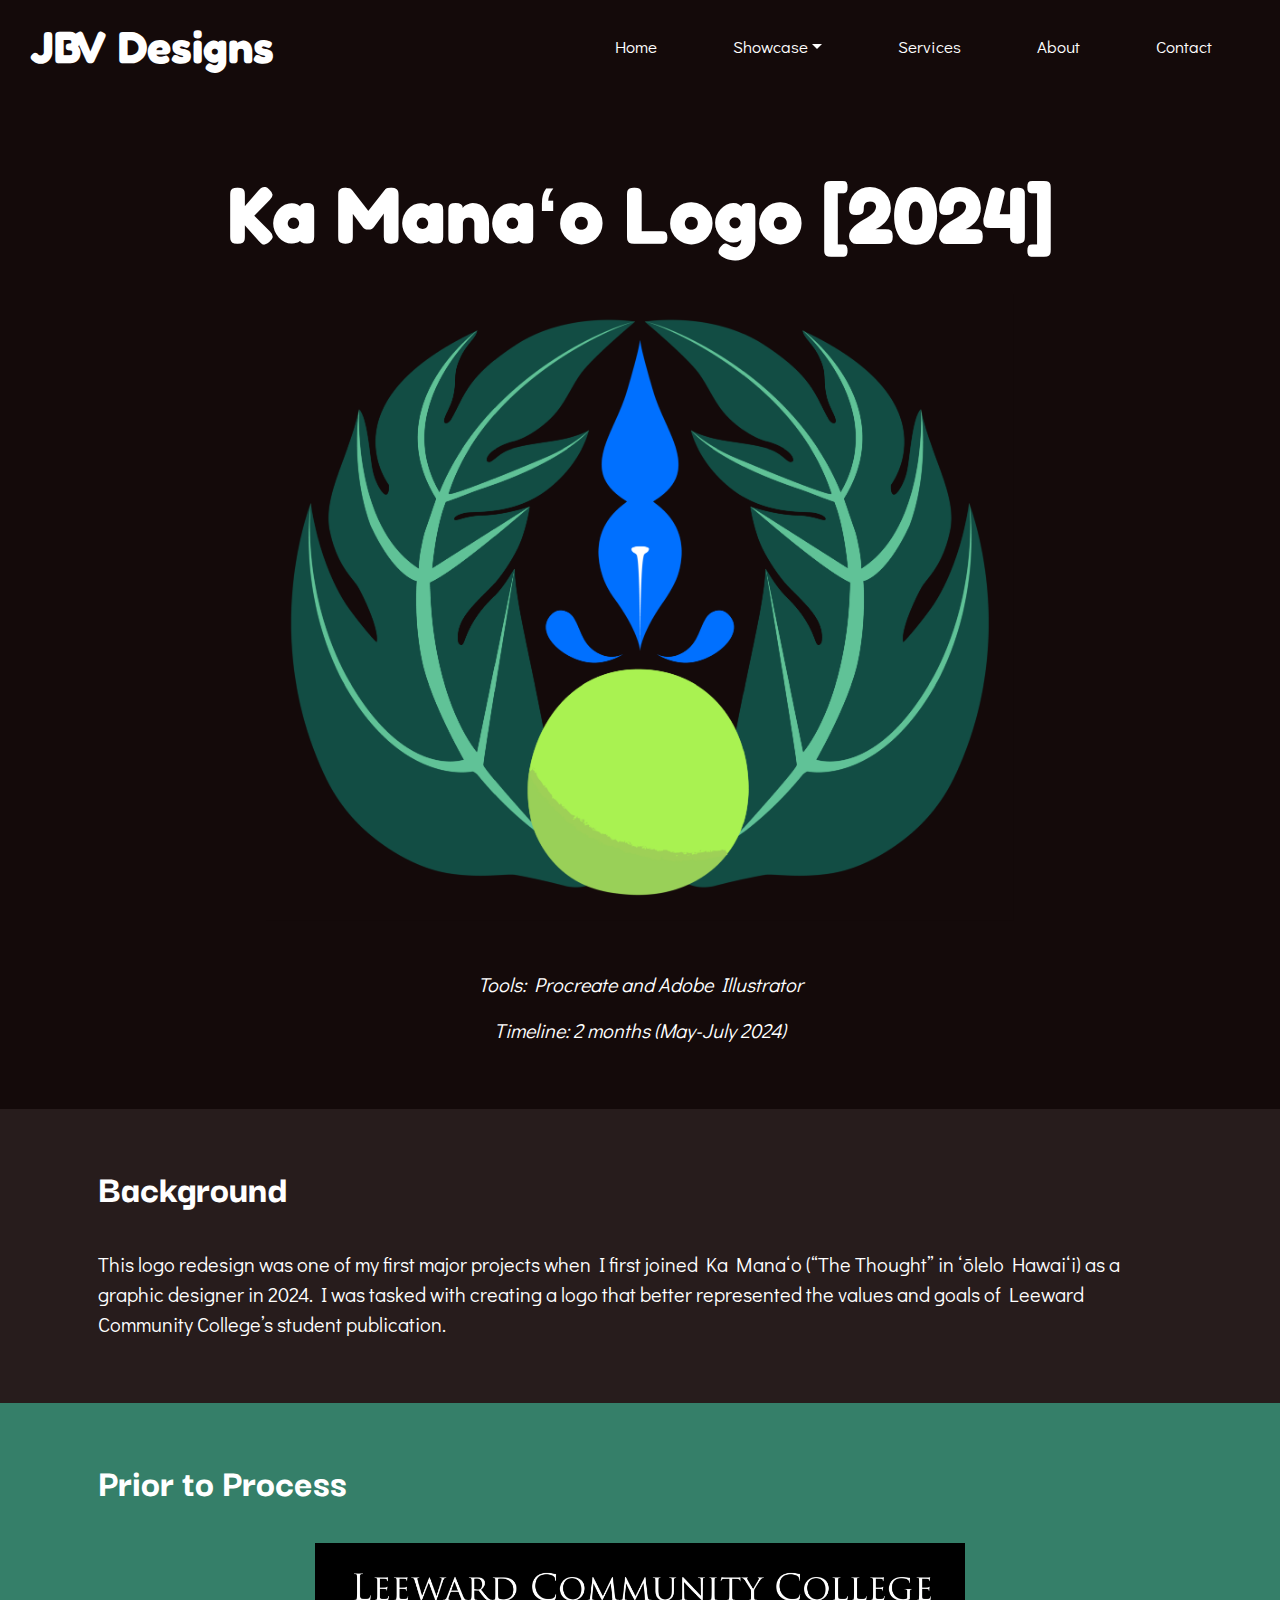
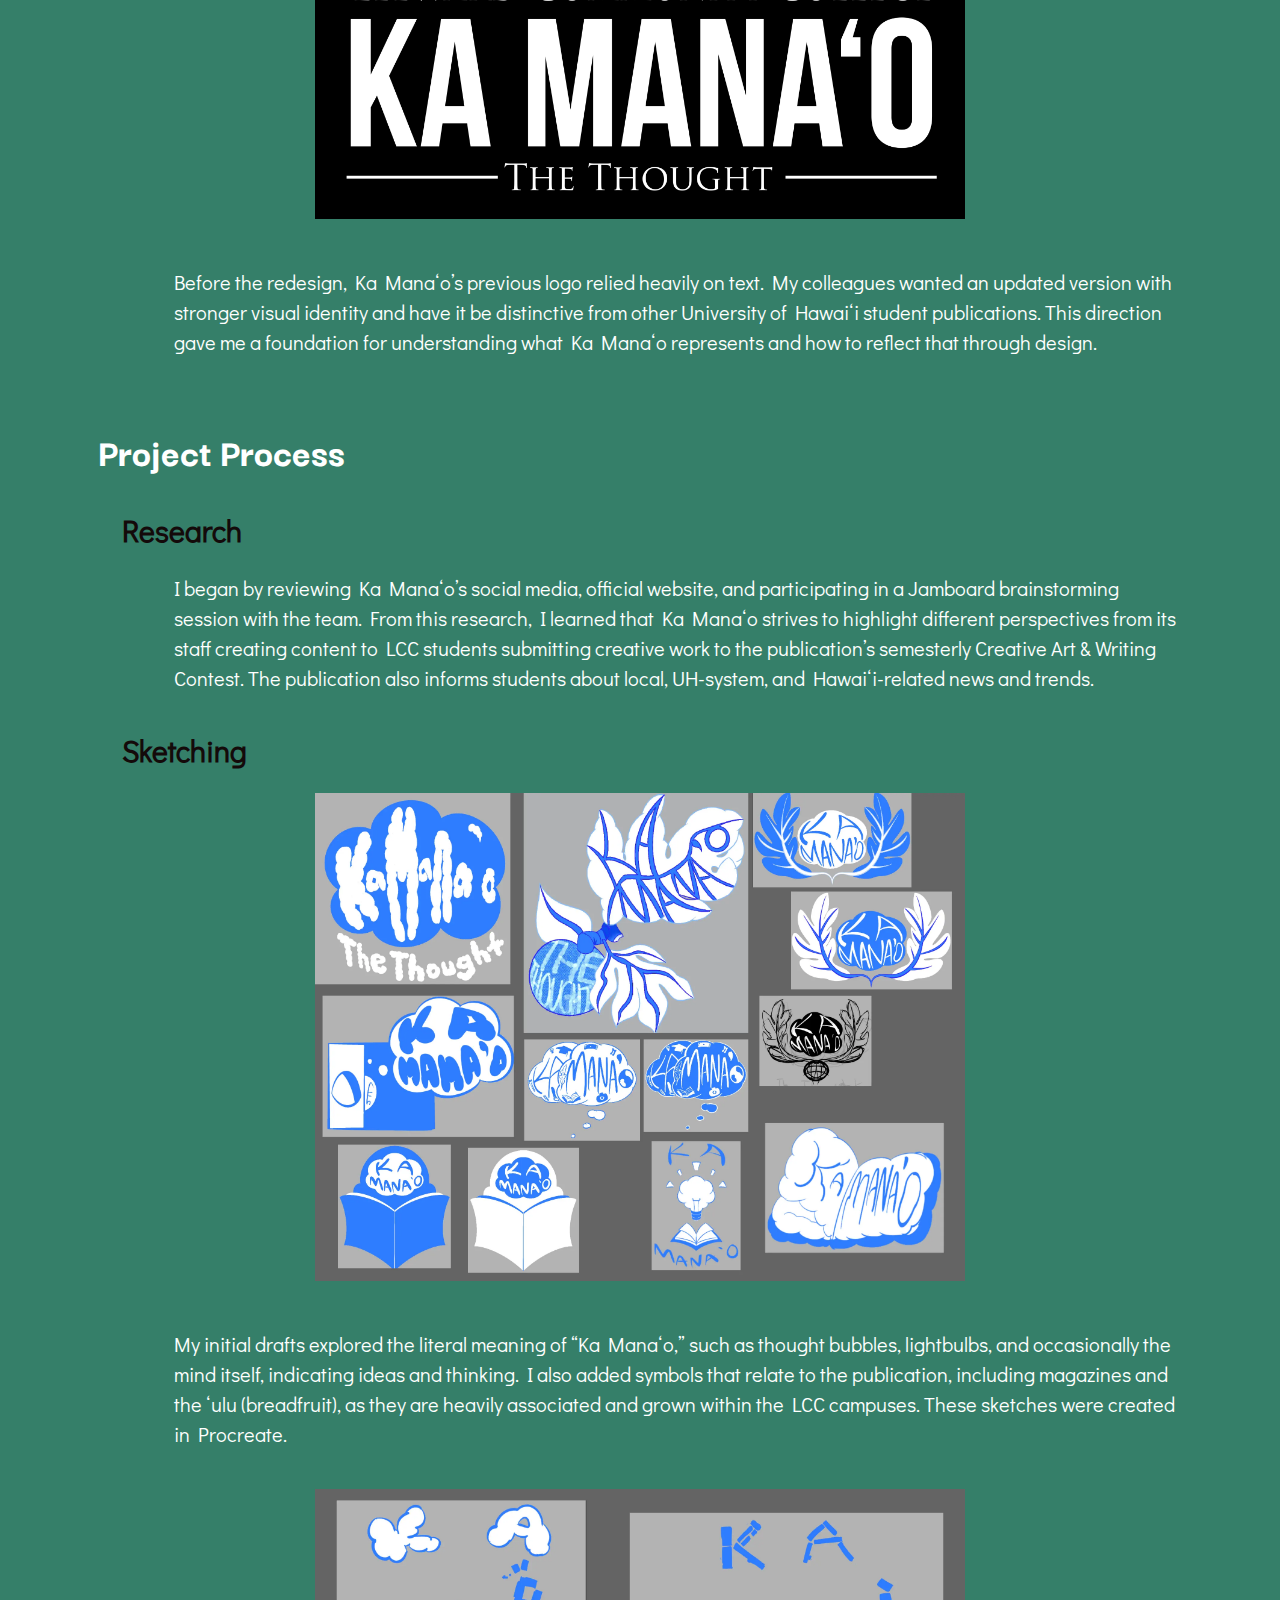
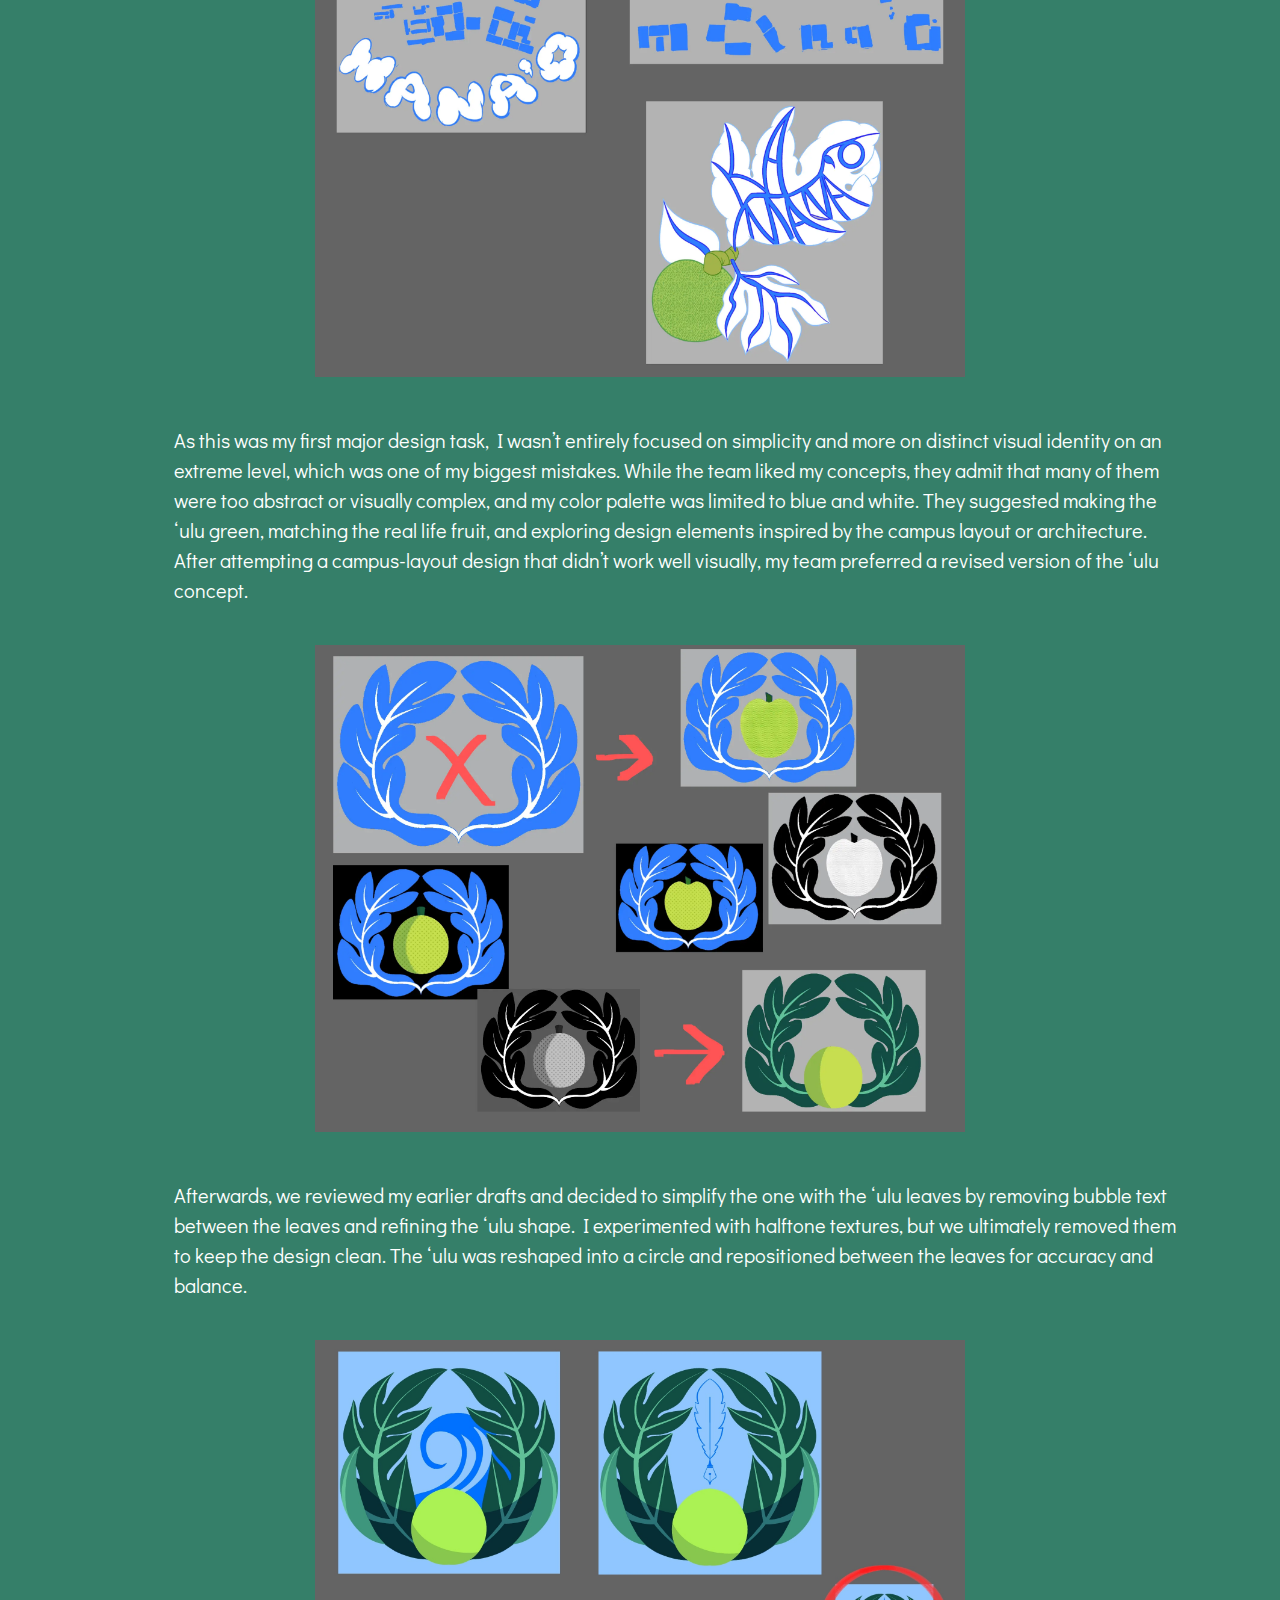
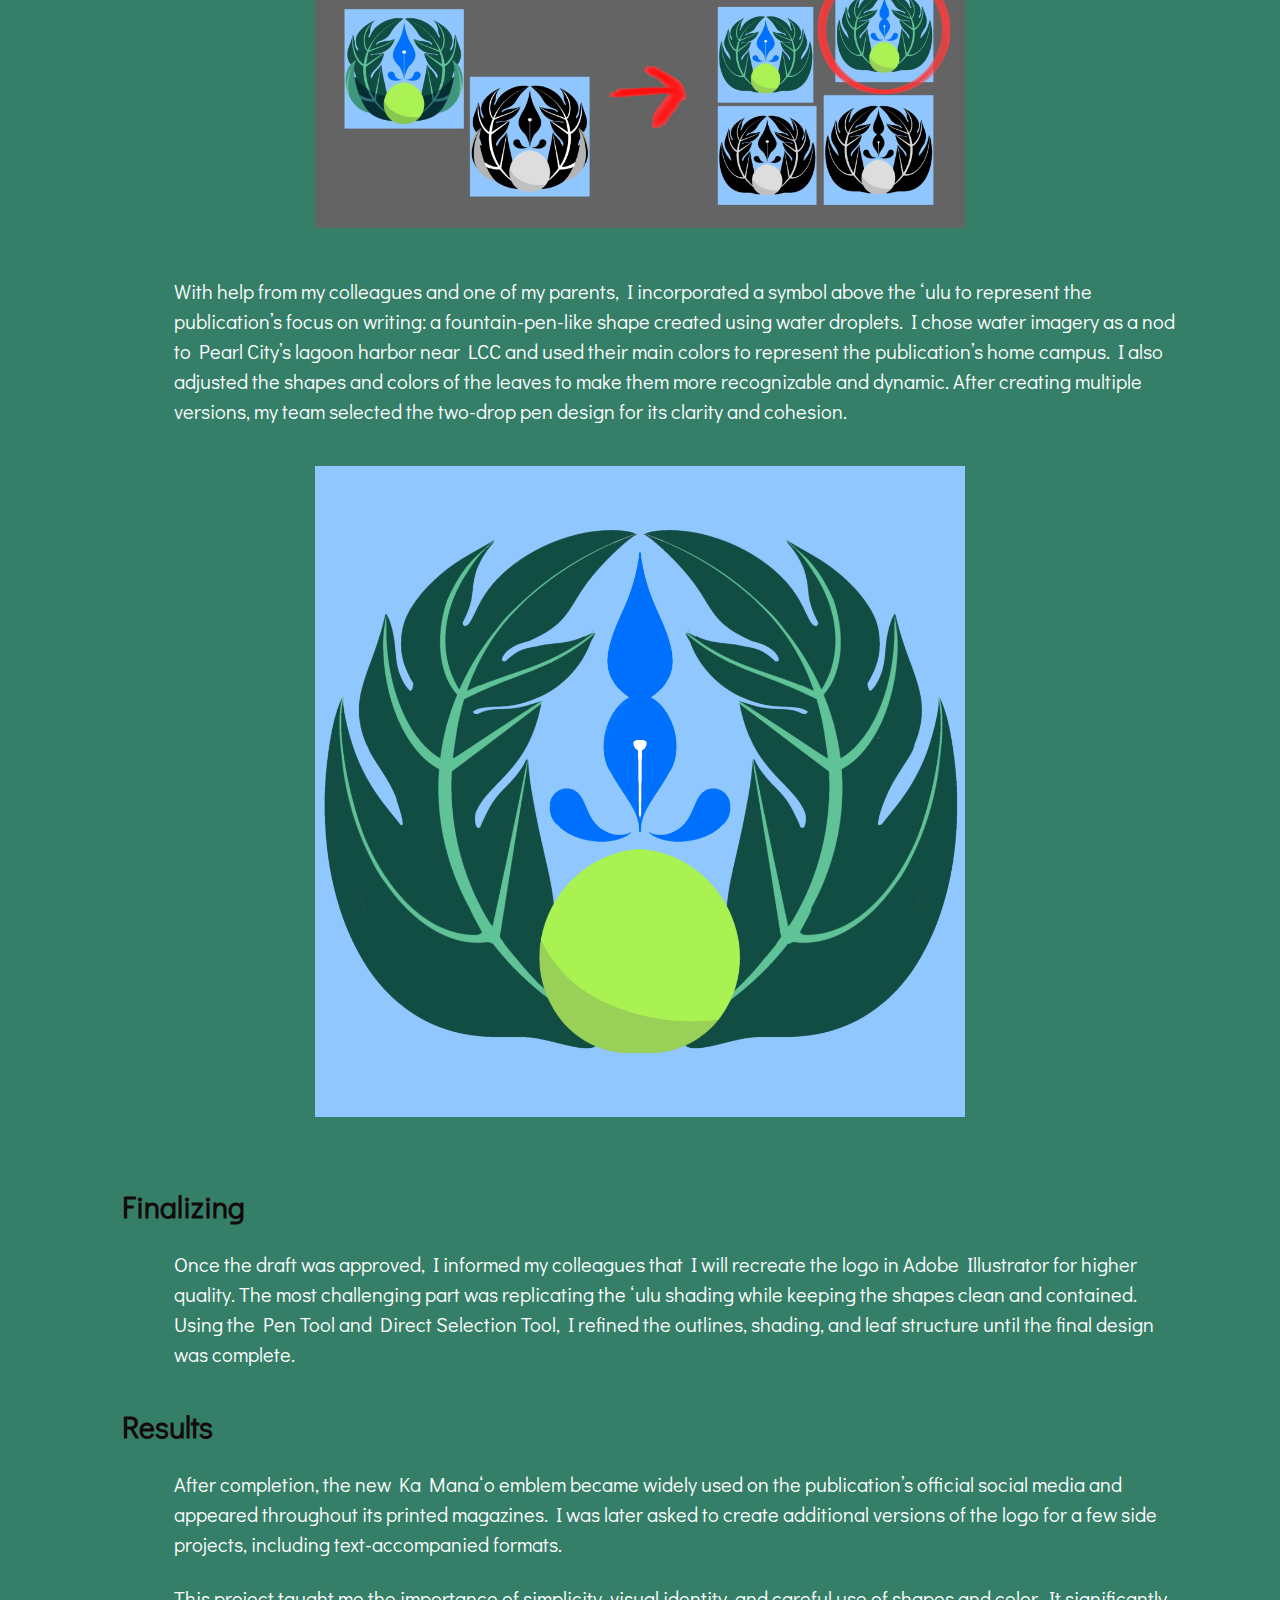
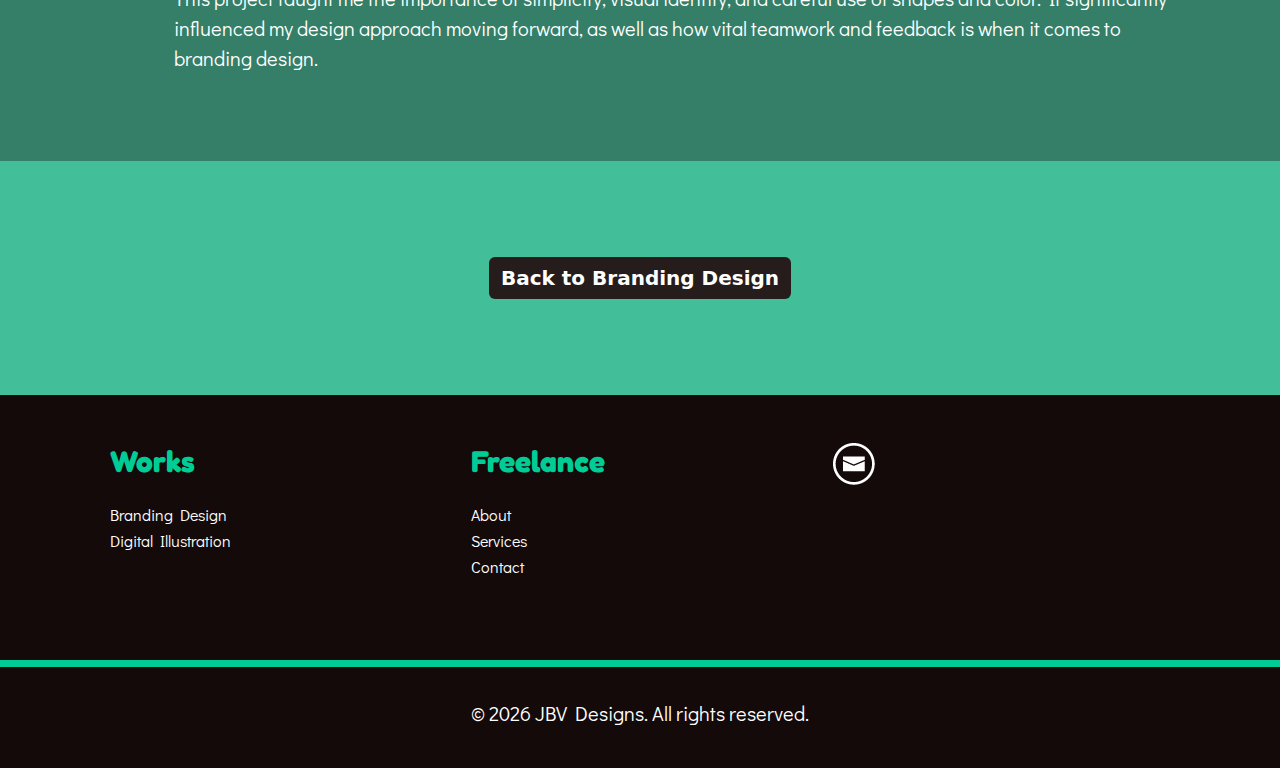
<file: kamanao.html>
<!DOCTYPE html>
<html lang="en">
<head>
    <!-- REQUIRED: Meta Tags -->
    <meta charset="UTF-8">
    <meta name="viewport" content="width=device-width, initial-scale=1.0">
    <!-- REQUIRED: Page Title -->
    <title>Ka Manaʻo Logo</title>
    <!-- REQUIRED: Bootstrap CSS -->
    <link href="https://cdn.jsdelivr.net/npm/bootstrap@5.3.3/dist/css/bootstrap.min.css" rel="stylesheet" integrity="sha384-QWTKZyjpPEjISv5WaRU9OFeRpok6YctnYmDr5pNlyT2bRjXh0JMhjY6hW+ALEwIH" crossorigin="anonymous">
    <!-- REQUIRED: Your Custom CSS-->
    <link rel="stylesheet" href="css/mystyle.css">
    <!-- REQUIRED: Google Font API -->
    <link href="https://fonts.googleapis.com/css2?family=Sora:wght@400;700&display=swap" rel="style
    sheet">
    <link href="https://fonts.googleapis.com/css2?family=Fredoka:wght@300..700&display=swap" rel="stylesheet">
    <link href="https://fonts.googleapis.com/css2?family=Darker+Grotesque:wght@300..900&display=swap" rel="stylesheet">
    <link href="https://fonts.googleapis.com/css2?family=Didact+Gothic&display=swap" rel="stylesheet">
</head>
<body>
    <header>
        <nav class="navbar navbar-expand-lg">
            <!-- Logo -->
            <a class="navbar-brand" href="index.html">JBV Designs</a>
            <button class="navbar-toggler" type="button" data-bs-toggle="collapse" data-bs-target="#navbarNav"
                aria-controls="navbarNav" aria-expanded="false" aria-label="Toggle navigation">
                <span class="navbar-toggler-icon"></span>
            </button>
            <div class="collapse navbar-collapse" id="navbarNav">
                <ul class="navbar-nav ms-auto">
                    <!-- Menu Links -->
                    <li class="nav-item">
                        <a class="nav-link" id="home-link" href="index.html">Home</a>
                    </li>
                    <li class="nav-item dropdown">
                        <a class="nav-link dropdown-toggle" data-bs-auto-close="outside" href="#"
                            id="navbarDarkDropdownMenuLink" role="button" data-bs-toggle="dropdown" aria-expanded="false">
                            Showcase</a>
                        <ul class="dropdown-menu dropdown-menu-dark" aria-labelledby="navbarDarkDropdownMenuLink">
                            <li class="dropend">
                                <a class="dropdown-item dropdown-toggle" data-bs-toggle="dropdown"
                                    href="brandingdesign.html">Branding
                                    Design</a>
                                <ul class="dropdown-menu">
                                    <li><a class="dropdown-item" href="kamanao.html">Ka Manaʻo Logo</a></li>
                                    <li><a class="dropdown-item" href="permatrans.html">PermaTransitions Logo</a></li>
                                    <li><a class="dropdown-item" href="bullettrain.html">Bullet Train Productions Logo</a></li>
                                </ul>
                            </li>
    
                            <li class="dropend">
                                <a class="dropdown-item dropdown-toggle" data-bs-toggle="dropdown"
                                    href="illustration.html">Digital Illustration</a>
                                <ul class="dropdown-menu">
                                    <li><a class="dropdown-item" href="split.html">s.p.l.i.t. (Fan-Art)</a></li>
                                    <li><a class="dropdown-item" href="magic.html">Magic Trick</a></li>
                                    <li><a class="dropdown-item" href="assignmentdue.html">Due Tomorrow</a></li>
                                    <li><a class="dropdown-item" href="halloweencandy.html">Candy Shortage</a></li>
                                    <li><a class="dropdown-item" href="halloweencomic.html">Late Night Visitor</a></li>
                                </ul>
                            </li>
                        </ul>
                    </li>
                    <li class="nav-item">
                        <a class="nav-link" href="services.html">Services</a>
                    </li>
                    <li class="nav-item">
                        <a class="nav-link" href="aboutme.html">About</a>
                    </li>
                    <li class="nav-item">
                        <a class="nav-link" href="contactme.html">Contact</a>
                    </li>
                </ul>
            </div>
    </header>

    <section class="project-image py-5" style="background-color: #140a0a;">
        <div class="project-image-background mx-3">
            <h1 class="py-4" style="text-align: center;">Ka Manaʻo Logo [2024]</h1>
            <div class="project-detail">
                <img class="project-detail-visuals-1 img-fluid" src="images/KaManao_Logo_2024.webp" alt="Ka Manaʻo Logo">
                <p class="pt-4" style="font-style: italic; text-align: center;">Tools: Procreate and Adobe Illustrator</p>
                <p style="font-style: italic; text-align: center;">Timeline: 2 months (May-July 2024)</p>
            </div>
        </div>
    </section>

    <section class="py-5" style="background-color:#271C1C;">
        <div class="container">
            <h2 class="project-background-title-2 pb-4 mx-3">Background</h2>
            <p class="project-background-body mx-3">This logo redesign was one of my first major projects when I first joined Ka
                Manaʻo
                (“The Thought” in ʻōlelo Hawaiʻi) as a graphic designer in 2024. I was tasked with creating a logo that
                better
                represented the values and goals of Leeward Community College’s student publication.
            </p>
        </div>
    </section>
    
    <section class="py-5"style="background-color:#357F69;">
        <div class="container">
            <div class="project-detail-process mx-3">
                <h2 class="project-background-title-1 pb-4">
                    Prior to Process
                </h2>
                <img class="project-detail-visuals img-fluid pb-4" src="images/KaMana'o-Textlogo.webp"
                    alt="Original Ka Manaʻo Logo">
                <p class="project-detail-body">Before the redesign, Ka Manaʻo’s previous logo relied heavily on text. My
                    colleagues
                    wanted an updated version with stronger visual identity and have it be distinctive from other University
                    of Hawaiʻi
                    student publications. This direction gave me a foundation for understanding what Ka Manaʻo represents
                    and how to
                    reflect that through design.
                </p>
    
                <h2 class="project-background-title-1 pt-5 pb-4">
                    Project Process
                </h2>
    
                <h3 class="project-detail-h3 px-4 pb-3">Research</h3>
                <p class="project-detail-body pb-4">I began by reviewing Ka Manaʻo’s social media, official website, and
                    participating
                    in a Jamboard brainstorming session with the team. From this research, I learned that Ka Manaʻo strives
                    to highlight
                    different perspectives from its staff creating content to LCC students submitting creative work to the
                    publication’s
                    semesterly Creative Art & Writing Contest. The publication also informs students about local, UH-system,
                    and
                    Hawaiʻi-related news and trends.
                </p>
    
                <h3 class="project-detail-h3 px-4 pb-3">Sketching</h3>
                <img class="project-detail-visuals img-fluid pb-4" src="images/KaManaoDrafts.webp"
                    alt="Ka Manaʻo Rough Drafts">
                <p class="project-detail-body">My initial drafts explored the literal meaning of “Ka Manaʻo,” such as
                    thought
                    bubbles, lightbulbs, and occasionally the mind itself, indicating ideas and thinking. I also added
                    symbols that relate to
                    the publication, including magazines and the ʻulu (breadfruit), as they are heavily associated and grown
                    within
                    the LCC campuses. These sketches were created in Procreate.
                </p>
    
                <img class="project-detail-visuals img-fluid py-4" src="images/KaManaoDrafts_2.webp"
                    alt="Ka Manaʻo Revised and New Drafts">
    
                <p class="project-detail-body">As this was my first major design task, I wasn’t entirely focused on
                    simplicity and
                    more on distinct visual identity on an extreme level, which was one of my biggest mistakes. While the
                    team liked my
                    concepts, they admit that many of them were too abstract or visually complex, and my color palette was
                    limited to blue
                    and white. They suggested making the ʻulu green, matching the real life fruit, and exploring design
                    elements inspired
                    by the campus layout or architecture. After attempting a campus-layout design that didn’t work well
                    visually, my team
                    preferred a revised version of the ʻulu concept.
                </p>
    
                <img class="project-detail-visuals img-fluid py-4" src="images/KaManao_Redesign_Drafts.webp"
                    alt="Ka Manaʻo Leaf and ʻUlu Draft Process">
                <p class="project-detail-body">Afterwards, we reviewed my earlier drafts and decided to simplify the one
                    with the
                    ʻulu leaves by removing bubble text between the leaves and refining the ʻulu shape. I experimented with
                    halftone
                    textures, but
                    we ultimately removed them to keep the design clean. The ʻulu was reshaped into a circle and
                    repositioned between
                    the leaves for accuracy and balance.
                </p>
    
                <img class="project-detail-visuals img-fluid py-4" src="images/KaManao_Symbol_Designs.webp"
                    alt="Ka Manaʻo Water Symbol Drafts">
    
                <p class="project-detail-body"> With help from my colleagues and one of my parents, I incorporated a symbol
                    above the ʻulu to represent the publication’s focus on writing: a fountain-pen-like shape created using
                    water
                    droplets. I chose water imagery as a nod to Pearl City’s lagoon harbor near LCC and used their main
                    colors to represent the
                    publication’s home campus. I also adjusted the shapes and colors of the leaves to make them more
                    recognizable and
                    dynamic. After creating multiple versions, my team selected the two-drop pen design for its clarity and
                    cohesion.
                </p>
    
                <img class="project-detail-visuals img-fluid py-4" src="images/KaManao_Logo_V2_Emblem2.PNG"
                    alt="Final Ka Manaʻo Draft">
    
                <h3 class="project-detail-h3 px-4 pt-4 pb-3">Finalizing</h3>
                <p class="project-detail-body pb-4">Once the draft was approved, I informed my colleagues that I will
                    recreate the logo
                    in Adobe Illustrator for higher quality. The most challenging part was replicating the ʻulu shading
                    while keeping
                    the shapes clean and contained. Using the Pen Tool and Direct Selection Tool, I refined the outlines,
                    shading, and
                    leaf structure until the final design was complete.
                </p>
    
                <h3 class="project-detail-h3 px-4 pb-3">Results</h3>
                <p class="project-detail-body pb-2">After completion, the new Ka Manaʻo emblem became widely used on the
                    publication’s
                    official social media and appeared throughout its printed magazines. I was later asked to create
                    additional versions
                    of the logo for a few side projects, including text-accompanied formats.
                </p>
    
                <p class="project-detail-body pb-4">
                    This project taught me the importance of simplicity, visual identity, and careful use of shapes and
                    color. It
                    significantly influenced my design approach moving forward, as well as how vital teamwork and feedback
                    is when it comes
                    to branding design.
                </p>
            </div>
        </div>
    </section>

    <section class="py-5" style="background-color:#42be99; text-align: center;">
        <div class="Back-to-category-button py-5">
            <a id="btn-2" class="btn btn-primary" href="brandingdesign.html">Back to Branding Design</a>
        </div>
    </section>

    <footer class="pt-5"style="background-color: #140a0a;">
        <div class="container pb-5">
            <div class="row mx-3">
                <div class="col">
                    <h5 class="footer-heading">Works</h5>
                    <ul class="list-unstyled">
                        <li><a class="footer-links" href="brandingdesign.html">Branding Design</a></li>
                        <li><a class="footer-links" href="illustration.html">Digital Illustration</a></li>
                    </ul>
                </div>
                <div class="col">
                    <h5 class="footer-heading">Freelance</h5>
                    <ul class="list-unstyled">
                        <li><a class="footer-links" href="aboutme.html">About</a></li>
                        <li><a class="footer-links" href="services.html">Services</a></li>
                        <li><a class="footer-links" href="contactme.html">Contact</a></li>
                    </ul>
                </div>
                <div class="col">
                    <ul class="list-inline social-icons">
                        <li>
                            <a href="mailto:jasmineboquervelasco@gmail.com">
                                <img src="images/footer_social_email.png" alt="Email Icon">
                            </a>
                        </li>
                    </ul>
                </div>
            </div>
        </div>
        <hr class="footer-line">
        <div class="footer-bottom pb-4" style="text-align: center;">
            <p class="footer-note">&copy; 2026 JBV Designs. All rights reserved.</p>
        </div>
    </footer>

    <!-- REQUIRED: Javascript -->
    <script src="https://cdn.jsdelivr.net/npm/bootstrap@5.3.3/dist/js/bootstrap.bundle.min.js"
        integrity="sha384-YvpcrYf0tY3lHB60NNkmXc5s9fDVZLESaAA55NDzOxhy9GkcIdslK1eN7N6jIeHz"
        crossorigin="anonymous"></script>
</body>

</html>
</file>
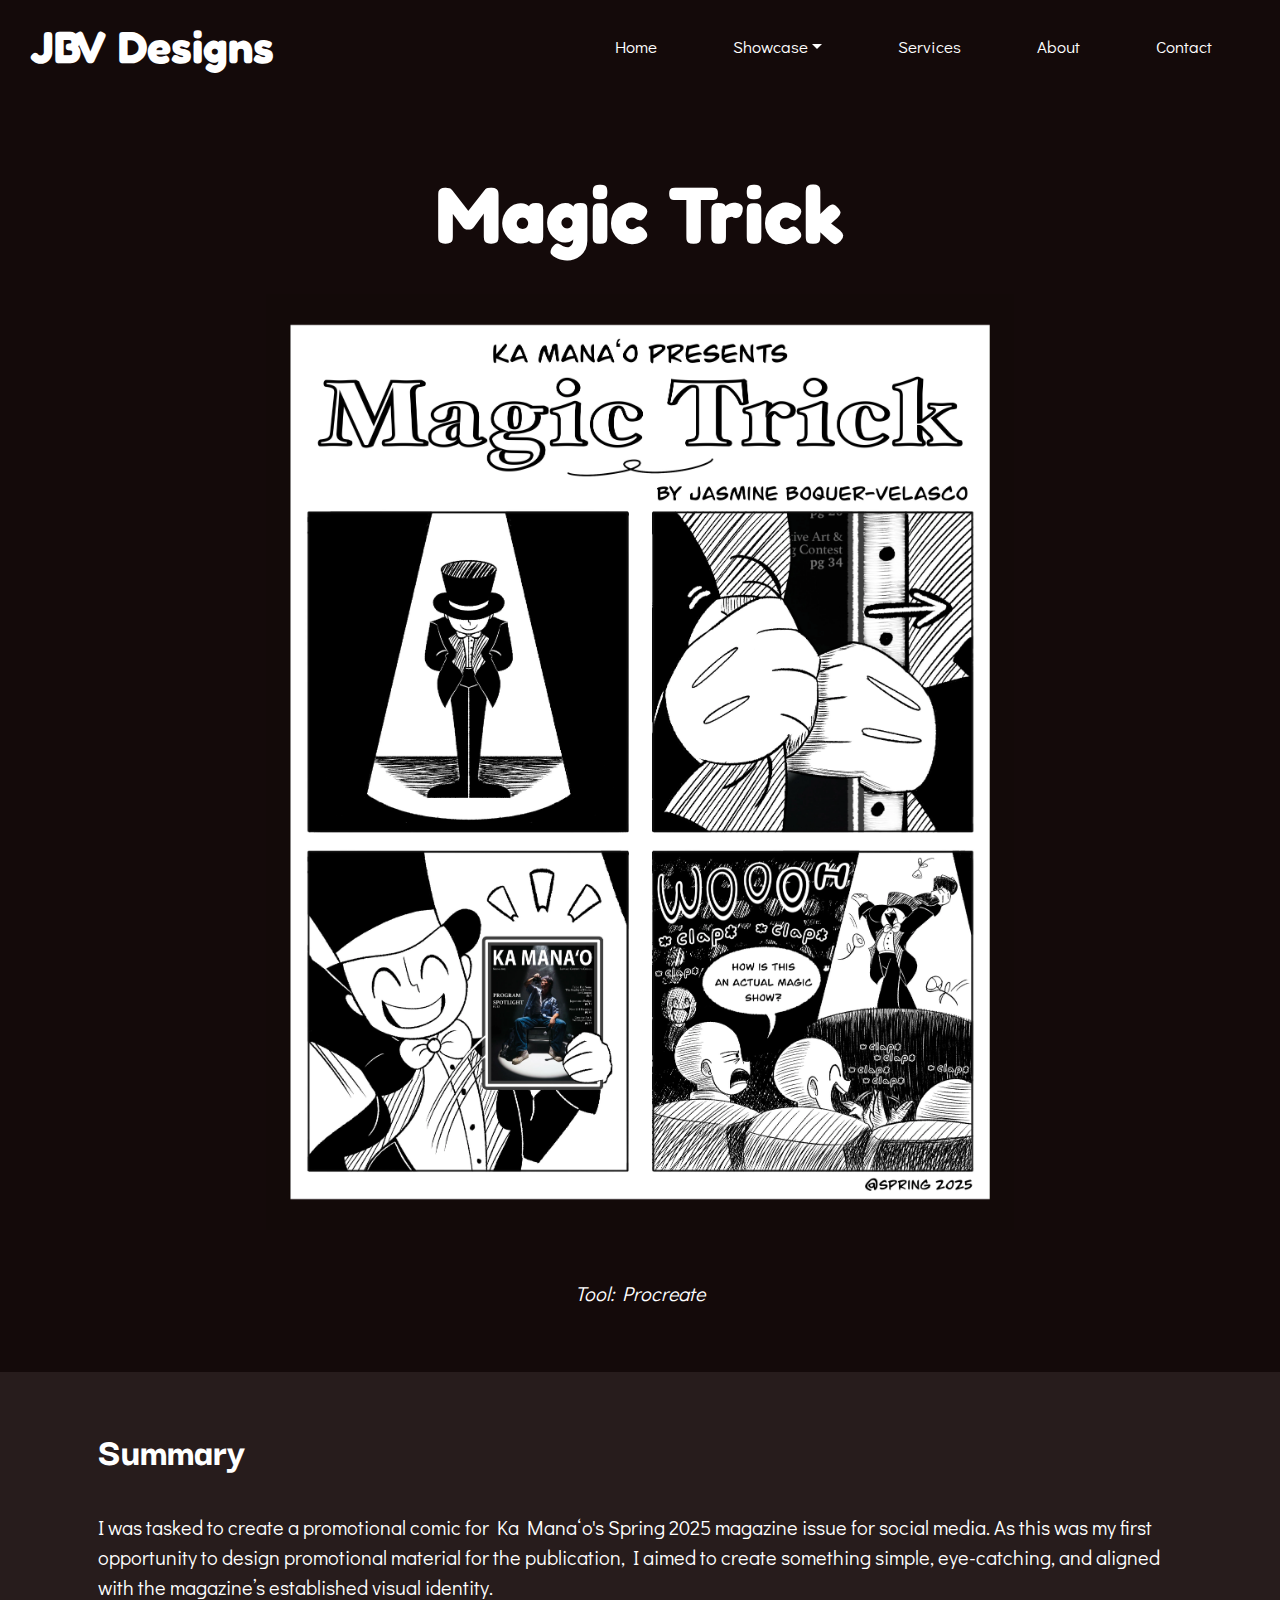
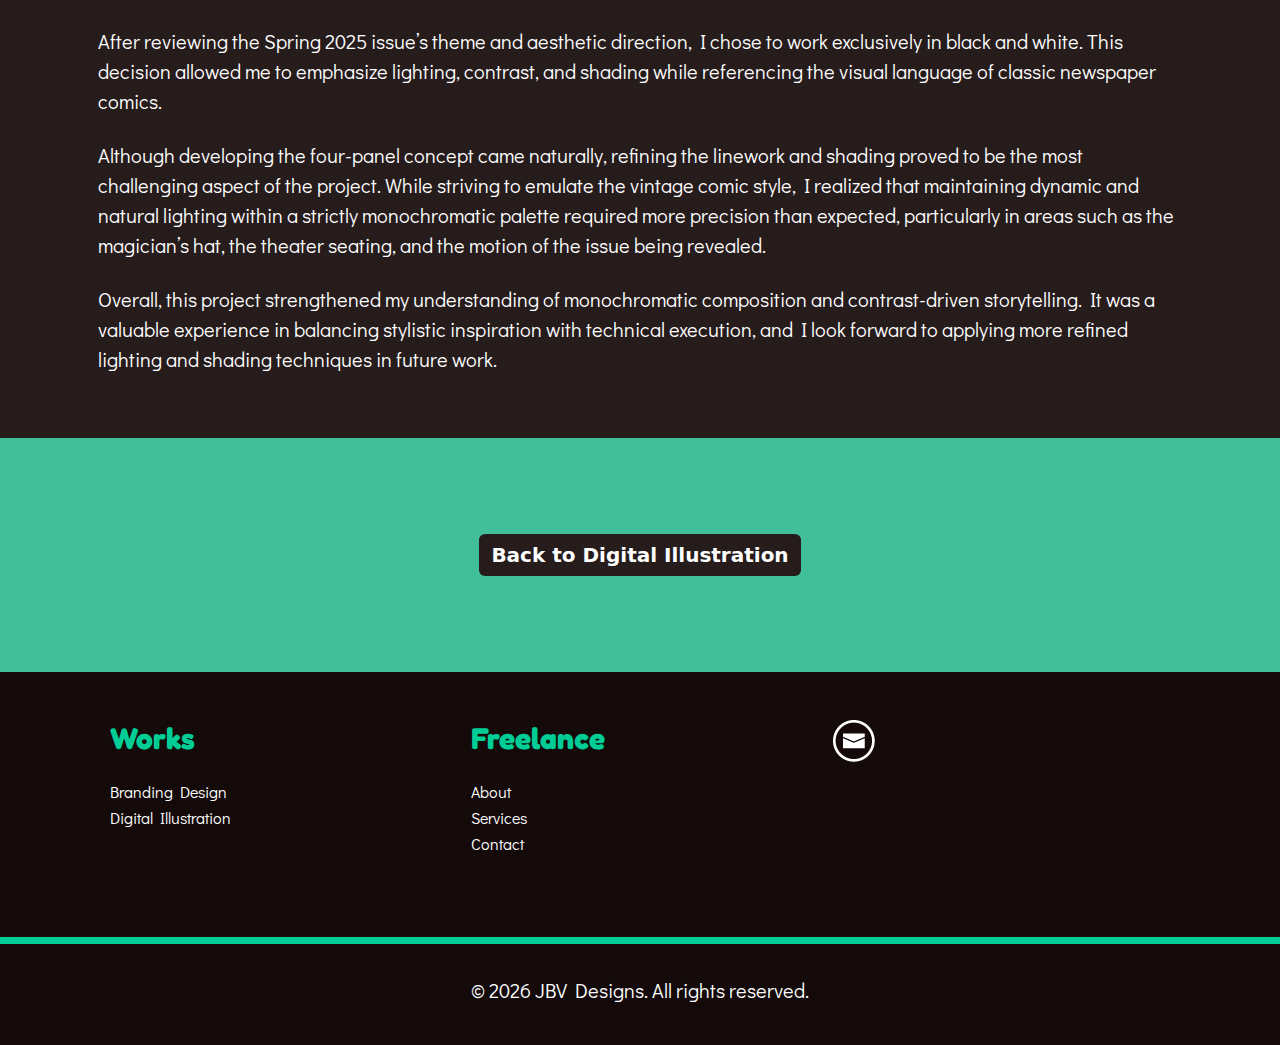
<file: magic.html>
<!DOCTYPE html>
<html lang="en">

<head>
    <!-- REQUIRED: Meta Tags -->
    <meta charset="UTF-8">
    <meta name="viewport" content="width=device-width, initial-scale=1.0">
    <!-- REQUIRED: Page Title -->
    <title>Magic Trick</title>
    <!-- REQUIRED: Bootstrap CSS -->
    <link href="https://cdn.jsdelivr.net/npm/bootstrap@5.3.3/dist/css/bootstrap.min.css" rel="stylesheet"
        integrity="sha384-QWTKZyjpPEjISv5WaRU9OFeRpok6YctnYmDr5pNlyT2bRjXh0JMhjY6hW+ALEwIH" crossorigin="anonymous">
    <!-- REQUIRED: Your Custom CSS-->
    <link rel="stylesheet" href="css/mystyle.css">
    <!-- REQUIRED: Google Font API -->
    <link href="https://fonts.googleapis.com/css2?family=Sora:wght@400;700&display=swap" rel="style
    sheet">
    <link href="https://fonts.googleapis.com/css2?family=Fredoka:wght@300..700&display=swap" rel="stylesheet">
    <link href="https://fonts.googleapis.com/css2?family=Darker+Grotesque:wght@300..900&display=swap" rel="stylesheet">
    <link href="https://fonts.googleapis.com/css2?family=Didact+Gothic&display=swap" rel="stylesheet">
</head>

<body>
    <header>
        <nav class="navbar navbar-expand-lg">
            <!-- Logo -->
            <a class="navbar-brand" href="index.html">JBV Designs</a>
            <button class="navbar-toggler" type="button" data-bs-toggle="collapse" data-bs-target="#navbarNav"
                aria-controls="navbarNav" aria-expanded="false" aria-label="Toggle navigation">
                <span class="navbar-toggler-icon"></span>
            </button>
            <div class="collapse navbar-collapse" id="navbarNav">
                <ul class="navbar-nav ms-auto">
                    <!-- Menu Links -->
                    <li class="nav-item">
                        <a class="nav-link" id="home-link" href="index.html">Home</a>
                    </li>
                    <li class="nav-item dropdown">
                        <a class="nav-link dropdown-toggle" data-bs-auto-close="outside" href="#"
                            id="navbarDarkDropdownMenuLink" role="button" data-bs-toggle="dropdown"
                            aria-expanded="false">
                            Showcase</a>
                        <ul class="dropdown-menu dropdown-menu-dark" aria-labelledby="navbarDarkDropdownMenuLink">
                            <li class="dropend">
                                <a class="dropdown-item dropdown-toggle" data-bs-toggle="dropdown"
                                    href="brandingdesign.html">Branding
                                    Design</a>
                                <ul class="dropdown-menu">
                                    <li><a class="dropdown-item" href="kamanao.html">Ka Manaʻo Logo</a></li>
                                    <li><a class="dropdown-item" href="permatrans.html">PermaTransitions Logo</a></li>
                                    <li><a class="dropdown-item" href="bullettrain.html">Bullet Train Productions
                                            Logo</a></li>
                                </ul>
                            </li>

                            <li class="dropend">
                                <a class="dropdown-item dropdown-toggle" data-bs-toggle="dropdown"
                                    href="illustration.html">Digital Illustration</a>
                                <ul class="dropdown-menu">
                                    <li><a class="dropdown-item" href="split.html">s.p.l.i.t. (Fan-Art)</a></li>
                                    <li><a class="dropdown-item" href="magic.html">Magic Trick</a></li>
                                    <li><a class="dropdown-item" href="assignmentdue.html">Due Tomorrow</a></li>
                                    <li><a class="dropdown-item" href="halloweencandy.html">Candy Shortage</a></li>
                                    <li><a class="dropdown-item" href="halloweencomic.html">Late Night Visitor</a></li>
                                </ul>
                            </li>
                        </ul>
                    </li>
                    <li class="nav-item">
                        <a class="nav-link" href="services.html">Services</a>
                    </li>
                    <li class="nav-item">
                        <a class="nav-link" href="aboutme.html">About</a>
                    </li>
                    <li class="nav-item">
                        <a class="nav-link" href="contactme.html">Contact</a>
                    </li>
                </ul>
            </div>
    </header>

    <section class="project-image py-5" style="background-color: #140a0a;">
        <div class="project-image-background mx-3">
            <h1 class="py-4" style="text-align: center;">Magic Trick</h1>
            <div class="project-detail">
                <img class="project-detail-visuals-1 img-fluid" src="images/spring2025comic.webp"
                    alt="Magic Trick Comic">
                <p class="pt-4" style="font-style: italic; text-align: center;">Tool: Procreate</p>
            </div>
        </div>
    </section>

    <section class="py-5" style="background-color:#271C1C;">
        <div class="container">
            <h2 class="project-background-title-2 pb-4 mx-3">Summary</h2>
            <p class="project-background-body pb-2 mx-3">I was tasked to create a promotional comic for Ka Manaʻo's Spring
                2025
                magazine issue for social media. As this was my first opportunity to design promotional material for the
                publication, I
                aimed to create something simple, eye-catching, and aligned with the magazine’s established visual
                identity.
            </p>
            <p class="project-background-body pb-2 mx-3"> After reviewing the Spring 2025 issue’s theme and aesthetic
                direction, I chose
                to work exclusively in black and white. This decision allowed me to emphasize lighting, contrast, and
                shading while
                referencing the visual language of classic newspaper comics.

            <p class="project-background-body pb-2 mx-3">Although developing the four-panel concept came naturally, refining
                the linework
                and shading proved to be the most challenging aspect of the project. While striving to emulate the
                vintage comic
                style, I realized that maintaining dynamic and natural lighting within a strictly monochromatic palette
                required
                more precision than expected, particularly in areas such as the magician’s hat, the theater seating, and
                the motion
                of the issue being revealed.
            </p>
            <p class="project-background-body mx-3">
                Overall, this project strengthened my understanding of monochromatic composition and contrast-driven
                storytelling. It was a valuable experience in balancing stylistic inspiration with technical execution,
                and I look forward to applying more refined lighting and shading techniques in future work.
            </p>
        </div>
    </section>

    <section class="py-5" style="background-color:#42be99; text-align: center;">
        <div class="Back-to-category-button py-5">
            <a id="btn-2" class="btn btn-primary" href="illustration.html">Back to Digital Illustration</a>
        </div>
    </section>

    <footer class="pt-5" style="background-color: #140a0a;">
        <div class="container pb-5">
            <div class="row mx-3">
                <div class="col">
                    <h5 class="footer-heading">Works</h5>
                    <ul class="list-unstyled">
                        <li><a class="footer-links" href="brandingdesign.html">Branding Design</a></li>
                        <li><a class="footer-links" href="illustration.html">Digital Illustration</a></li>
                    </ul>
                </div>
                <div class="col">
                    <h5 class="footer-heading">Freelance</h5>
                    <ul class="list-unstyled">
                        <li><a class="footer-links" href="aboutme.html">About</a></li>
                        <li><a class="footer-links" href="services.html">Services</a></li>
                        <li><a class="footer-links" href="contactme.html">Contact</a></li>
                    </ul>
                </div>
                <div class="col">
                    <ul class="list-inline social-icons">
                        <li>
                            <a href="mailto:jasmineboquervelasco@gmail.com">
                                <img src="images/footer_social_email.png" alt="Email Icon">
                            </a>
                        </li>
                    </ul>
                </div>
            </div>
        </div>
        <hr class="footer-line">
        <div class="footer-bottom pb-4" style="text-align: center;">
            <p class="footer-note">&copy; 2026 JBV Designs. All rights reserved.</p>
        </div>
    </footer>

    <!-- REQUIRED: Javascript -->
    <script src="https://cdn.jsdelivr.net/npm/bootstrap@5.3.3/dist/js/bootstrap.bundle.min.js"
        integrity="sha384-YvpcrYf0tY3lHB60NNkmXc5s9fDVZLESaAA55NDzOxhy9GkcIdslK1eN7N6jIeHz"
        crossorigin="anonymous"></script>
</body>

</html>
</file>
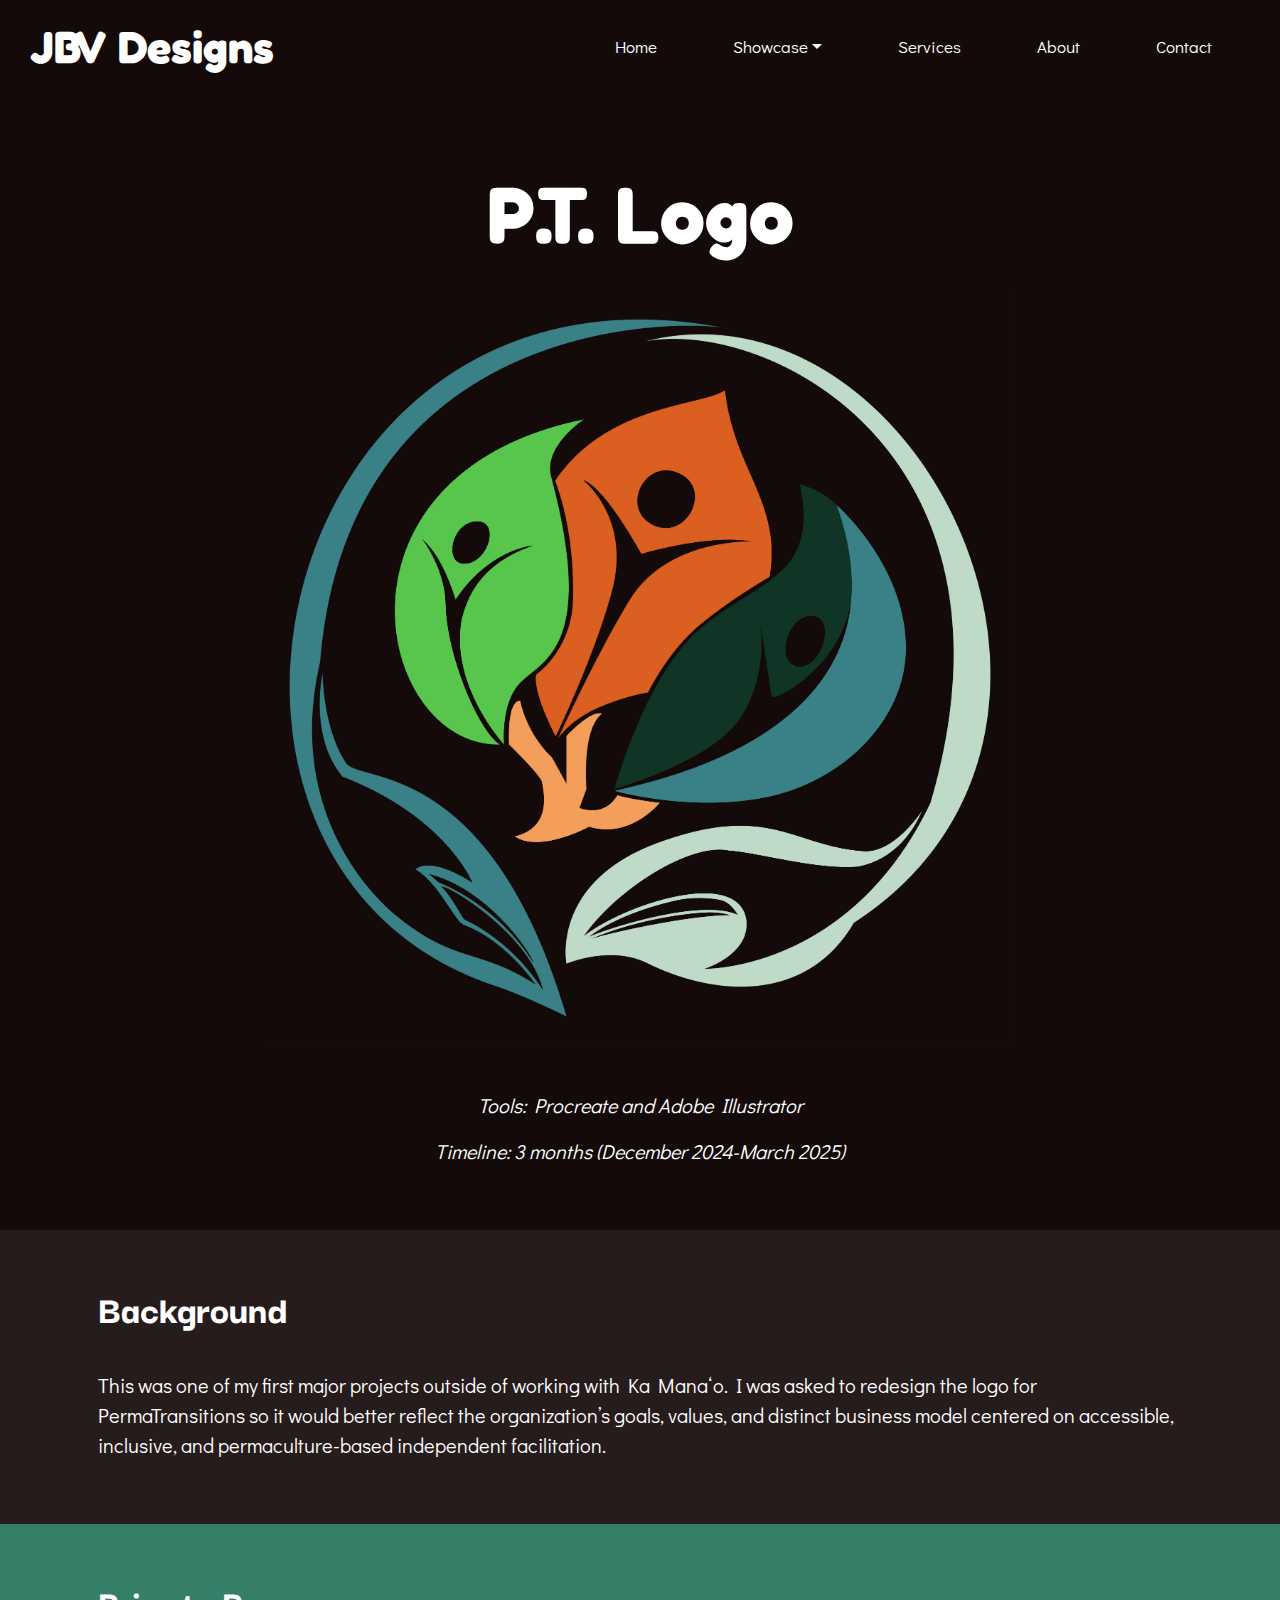
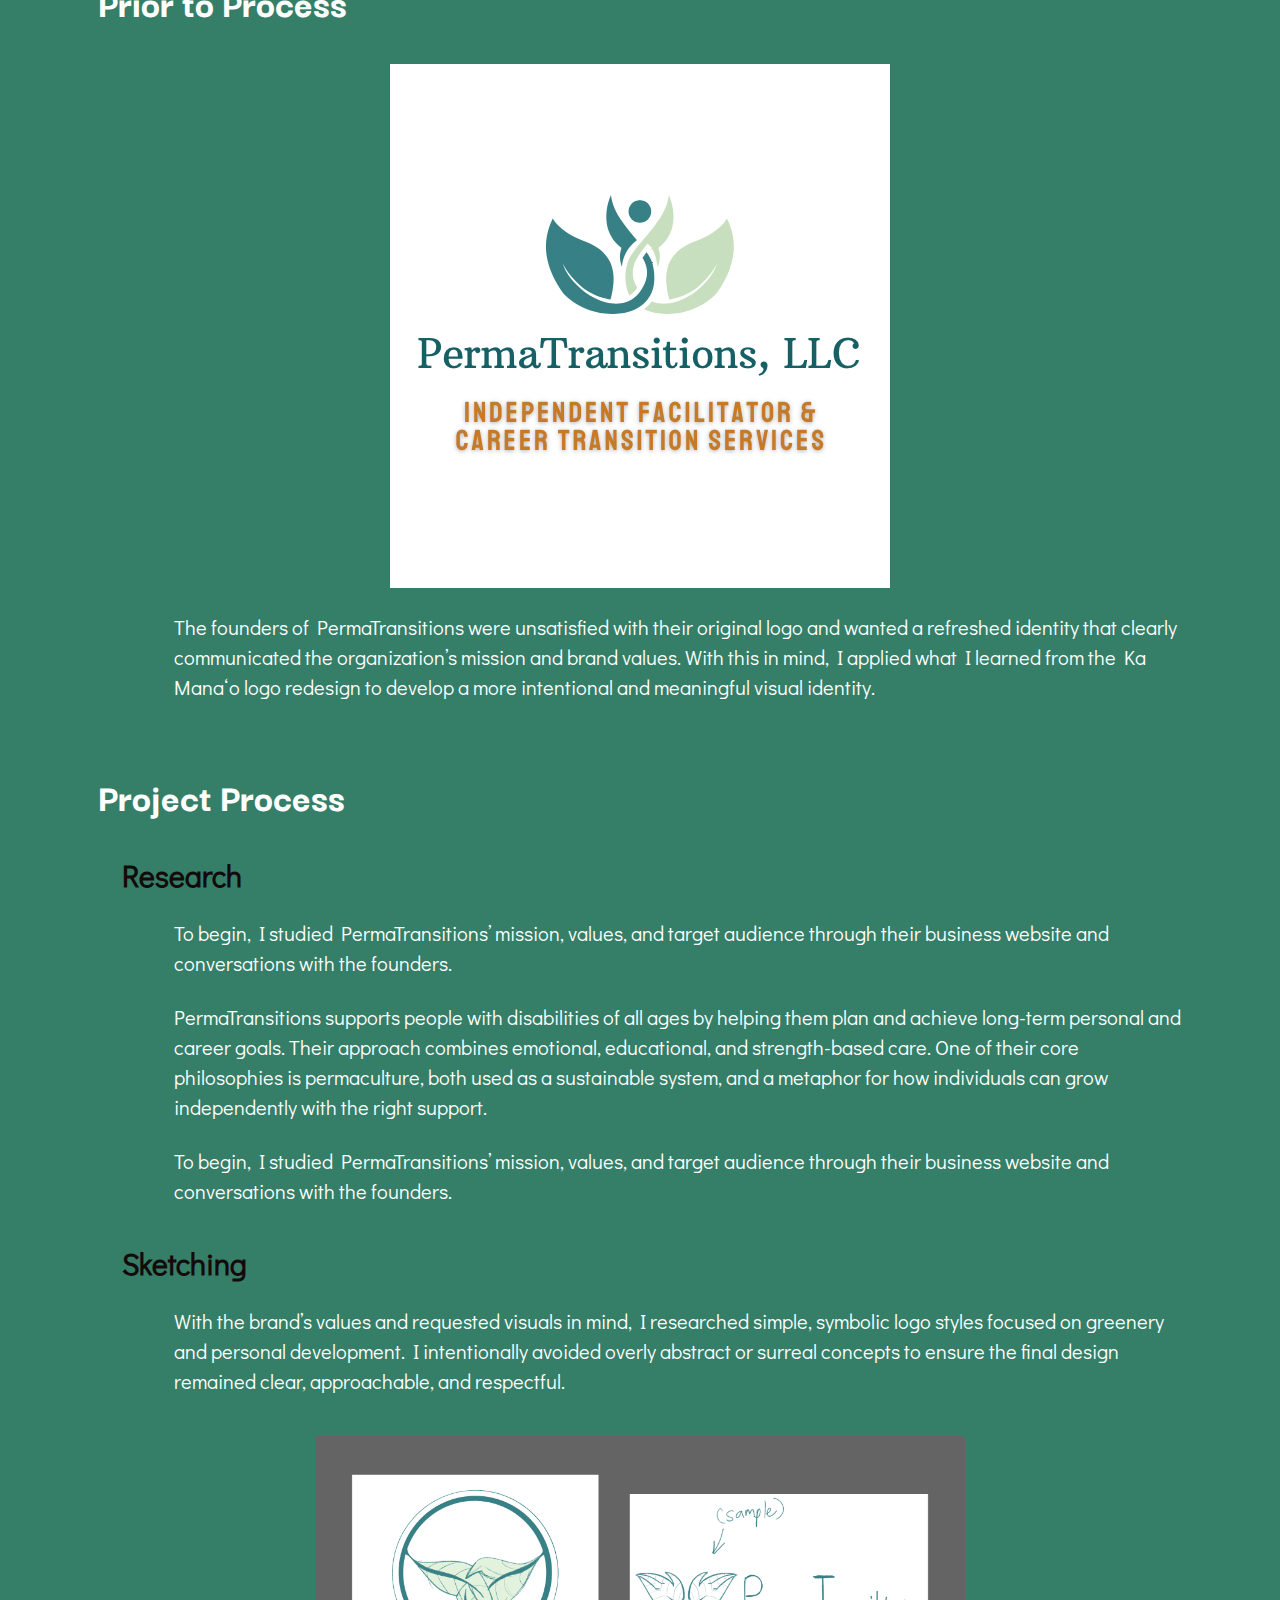
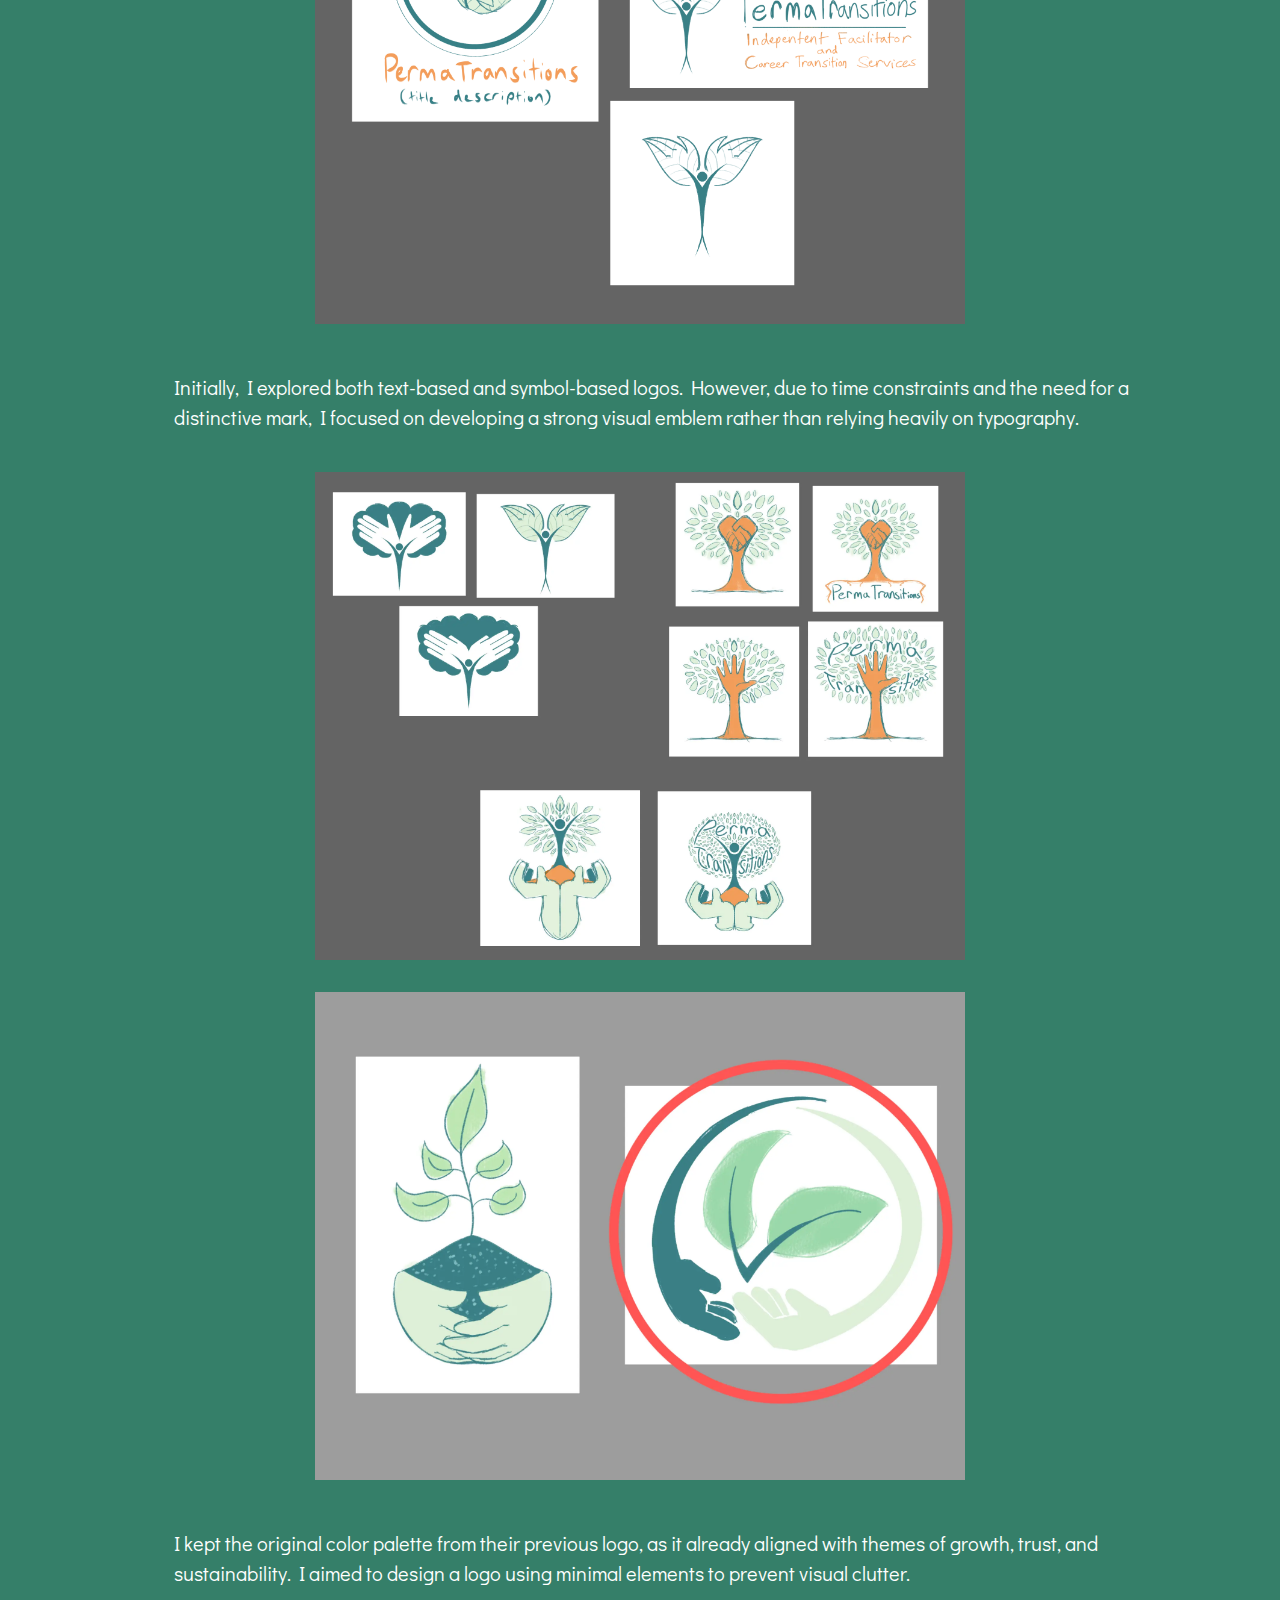
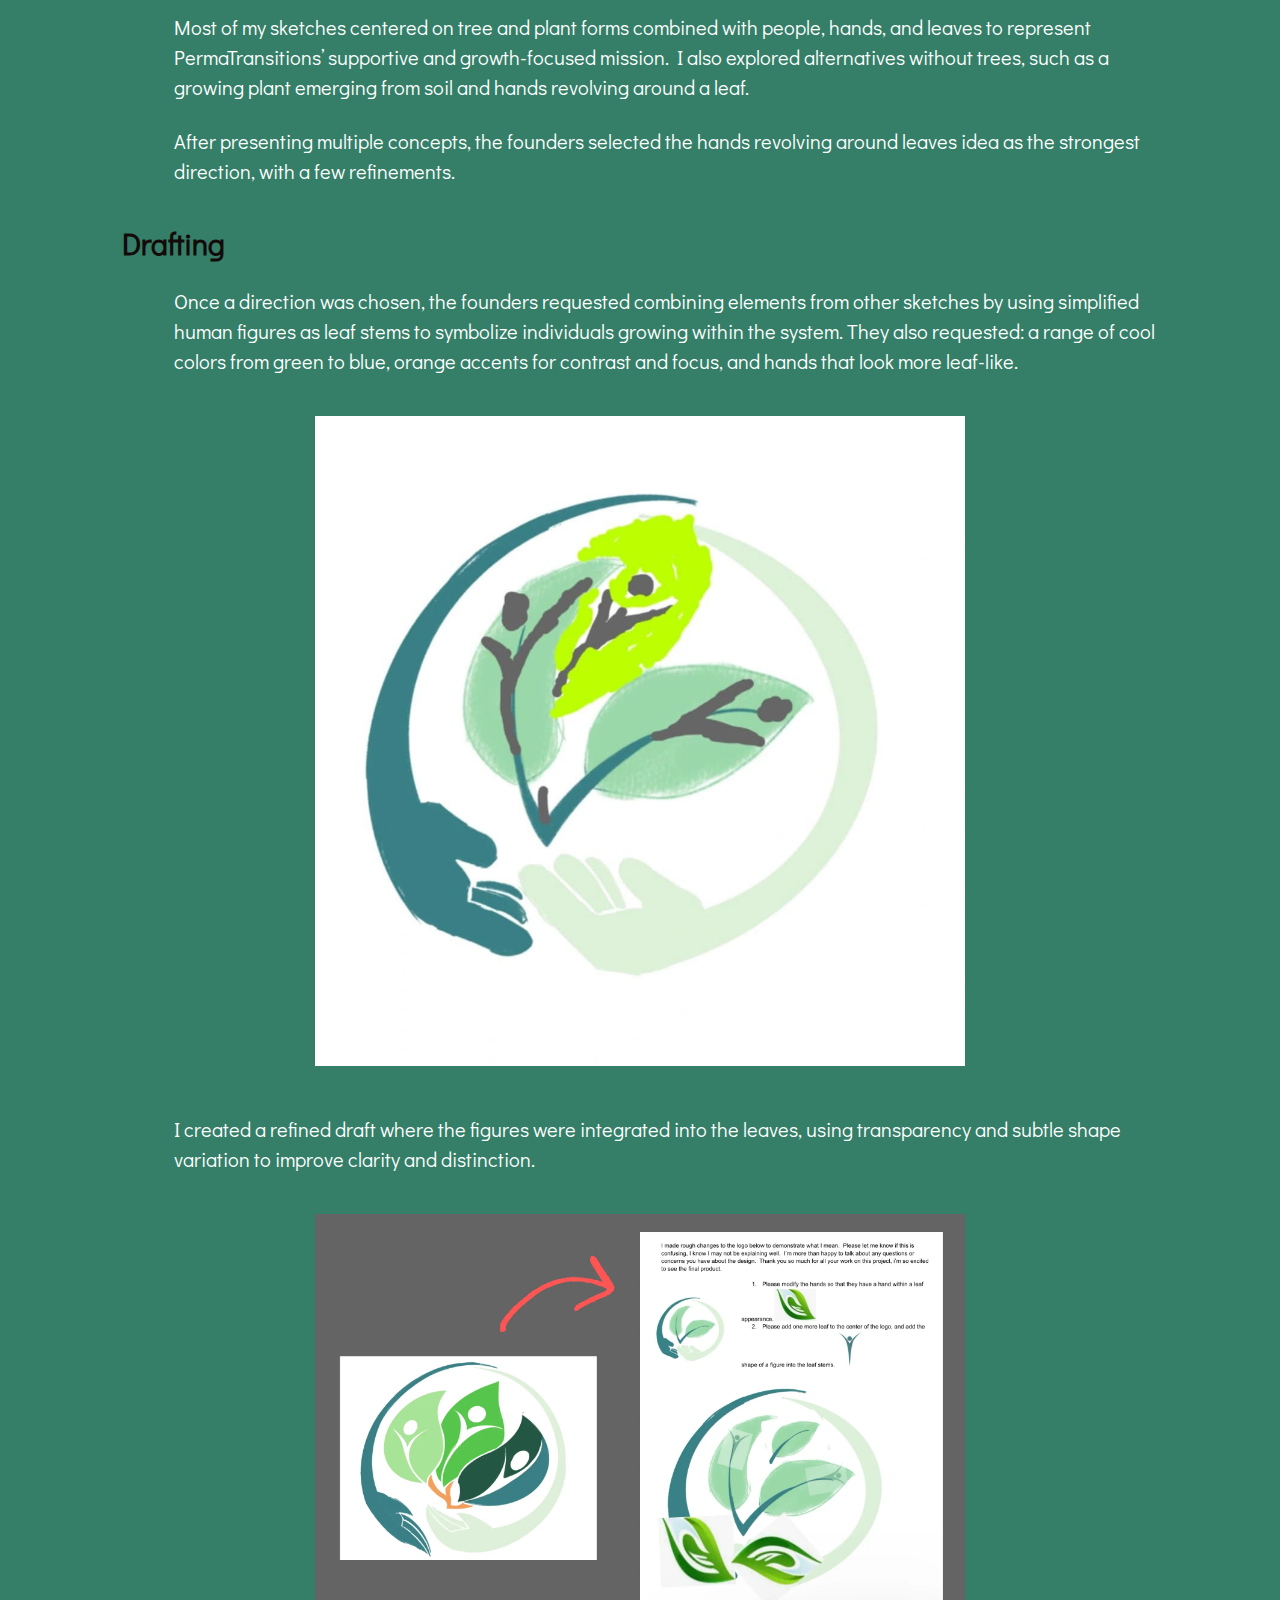
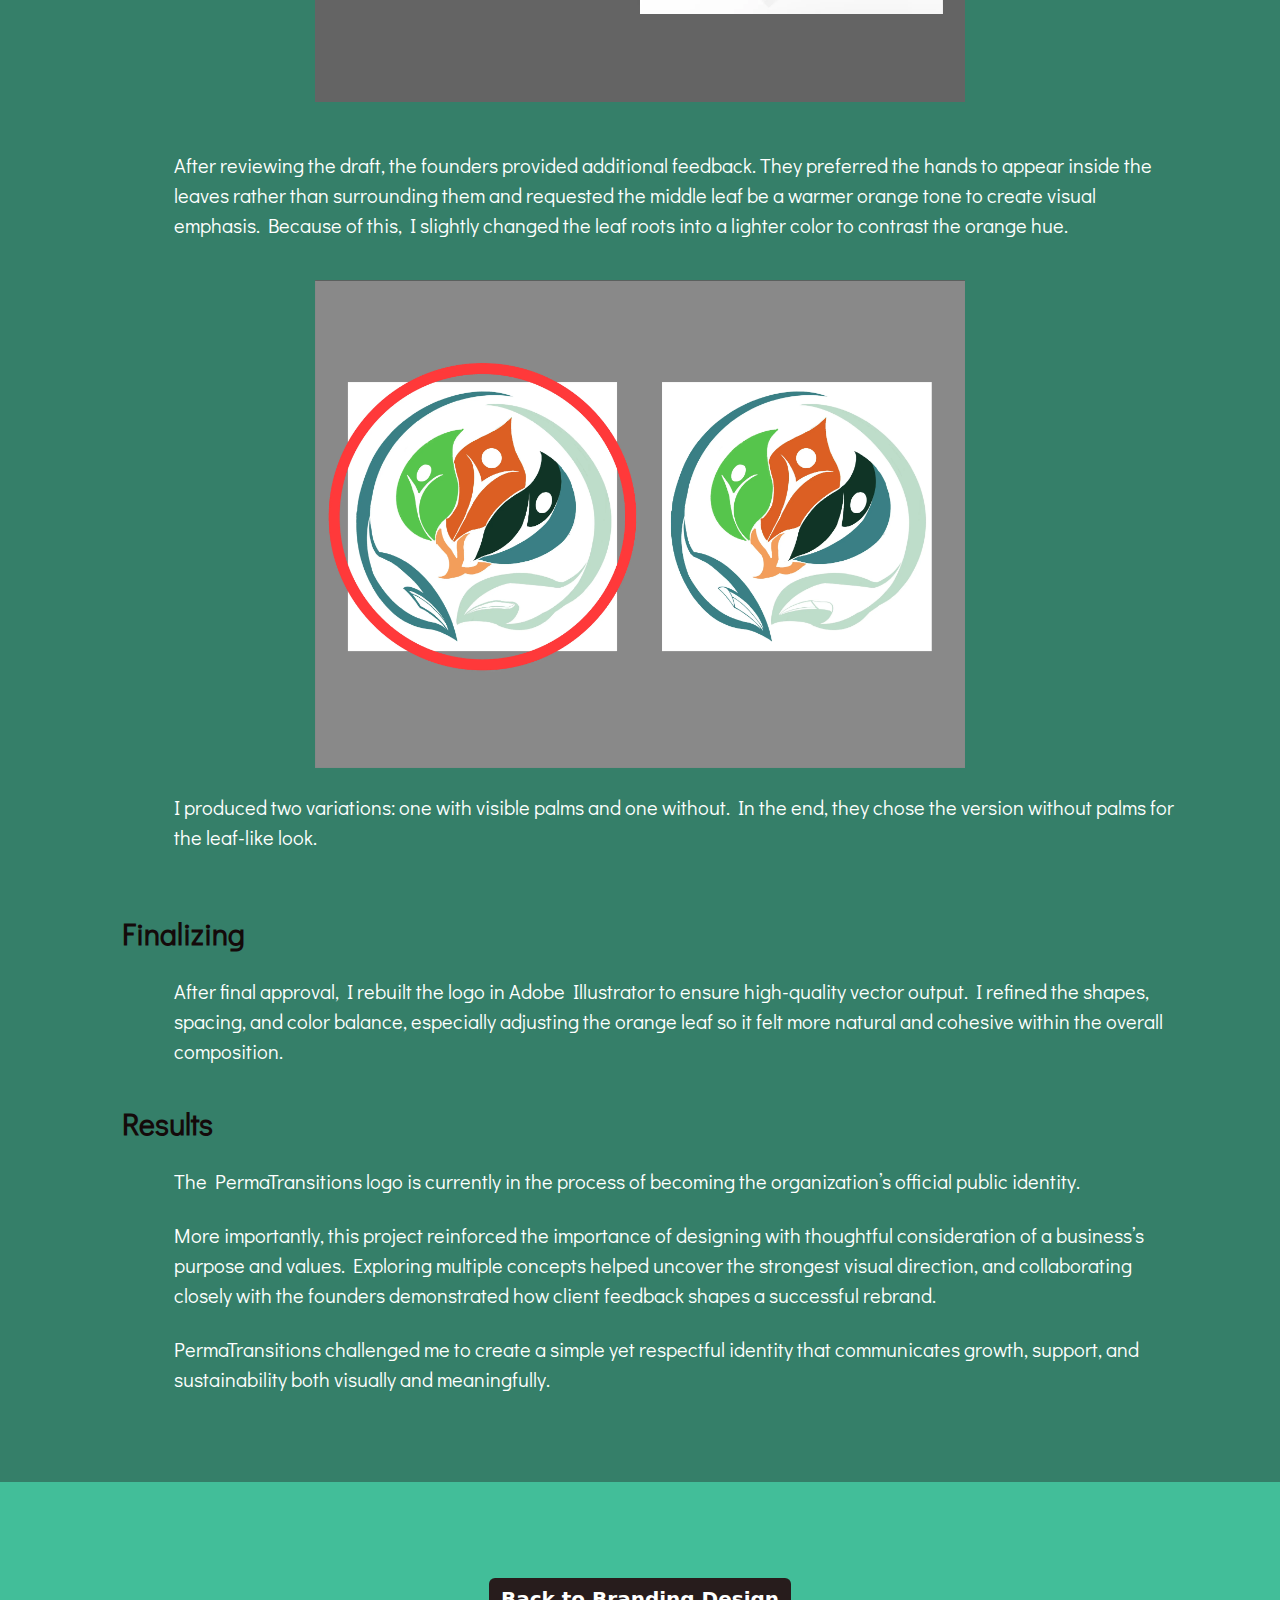
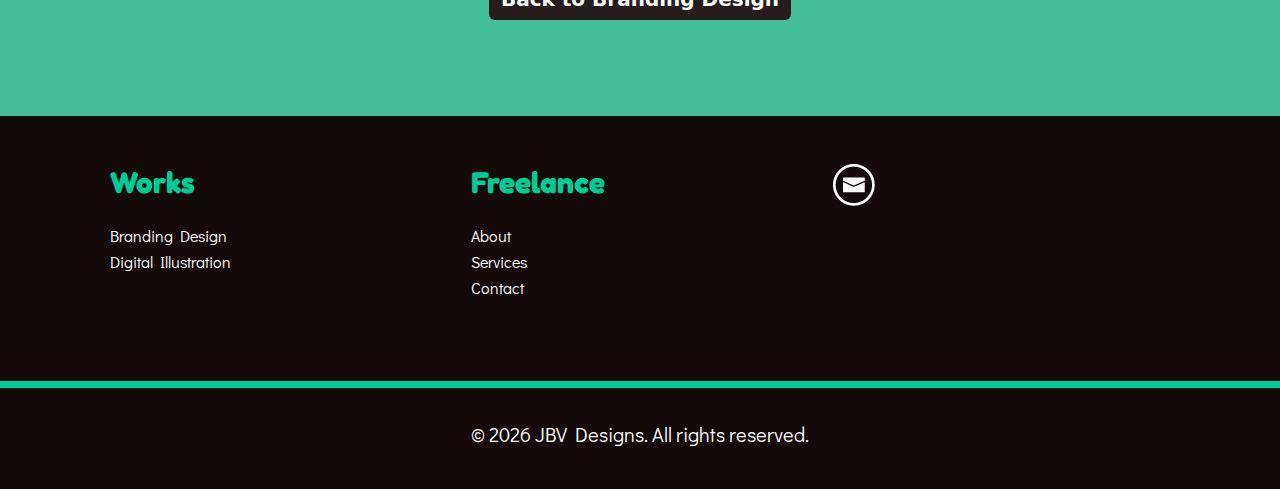
<file: permatrans.html>
<!DOCTYPE html>
<html lang="en">
<head>
    <!-- REQUIRED: Meta Tags -->
    <meta charset="UTF-8">
    <meta name="viewport" content="width=device-width, initial-scale=1.0">
    <!-- REQUIRED: Page Title -->
    <title>PermaTransitions Logo</title>
    <!-- REQUIRED: Bootstrap CSS -->
    <link href="https://cdn.jsdelivr.net/npm/bootstrap@5.3.3/dist/css/bootstrap.min.css" rel="stylesheet" integrity="sha384-QWTKZyjpPEjISv5WaRU9OFeRpok6YctnYmDr5pNlyT2bRjXh0JMhjY6hW+ALEwIH" crossorigin="anonymous">
    <!-- REQUIRED: Your Custom CSS-->
    <link rel="stylesheet" href="css/mystyle.css">
    <!-- REQUIRED: Google Font API -->
    <link href="https://fonts.googleapis.com/css2?family=Sora:wght@400;700&display=swap" rel="style
    sheet">
    <link href="https://fonts.googleapis.com/css2?family=Fredoka:wght@300..700&display=swap" rel="stylesheet">
    <link href="https://fonts.googleapis.com/css2?family=Darker+Grotesque:wght@300..900&display=swap" rel="stylesheet">
    <link href="https://fonts.googleapis.com/css2?family=Didact+Gothic&display=swap" rel="stylesheet">
</head>
<body>
    <header>
        <nav class="navbar navbar-expand-lg">
            <!-- Logo -->
            <a class="navbar-brand" href="index.html">JBV Designs</a>
            <button class="navbar-toggler" type="button" data-bs-toggle="collapse" data-bs-target="#navbarNav"
                aria-controls="navbarNav" aria-expanded="false" aria-label="Toggle navigation">
                <span class="navbar-toggler-icon"></span>
            </button>
            <div class="collapse navbar-collapse" id="navbarNav">
                <ul class="navbar-nav ms-auto">
                    <!-- Menu Links -->
                    <li class="nav-item">
                        <a class="nav-link" id="home-link" href="index.html">Home</a>
                    </li>
                    <li class="nav-item dropdown">
                        <a class="nav-link dropdown-toggle" data-bs-auto-close="outside" href="#"
                            id="navbarDarkDropdownMenuLink" role="button" data-bs-toggle="dropdown" aria-expanded="false">
                            Showcase</a>
                        <ul class="dropdown-menu dropdown-menu-dark" aria-labelledby="navbarDarkDropdownMenuLink">
                            <li class="dropend">
                                <a class="dropdown-item dropdown-toggle" data-bs-toggle="dropdown"
                                    href="brandingdesign.html">Branding
                                    Design</a>
                                <ul class="dropdown-menu">
                                    <li><a class="dropdown-item" href="kamanao.html">Ka Manaʻo Logo</a></li>
                                    <li><a class="dropdown-item" href="permatrans.html">PermaTransitions Logo</a></li>
                                    <li><a class="dropdown-item" href="bullettrain.html">Bullet Train Productions Logo</a></li>
                                </ul>
                            </li>
    
                            <li class="dropend">
                                <a class="dropdown-item dropdown-toggle" data-bs-toggle="dropdown"
                                    href="illustration.html">Digital Illustration</a>
                                <ul class="dropdown-menu">
                                    <li><a class="dropdown-item" href="split.html">s.p.l.i.t. (Fan-Art)</a></li>
                                    <li><a class="dropdown-item" href="magic.html">Magic Trick</a></li>
                                    <li><a class="dropdown-item" href="assignmentdue.html">Due Tomorrow</a></li>
                                    <li><a class="dropdown-item" href="halloweencandy.html">Candy Shortage</a></li>
                                    <li><a class="dropdown-item" href="halloweencomic.html">Late Night Visitor</a></li>
                                </ul>
                            </li>
                        </ul>
                    </li>
                    <li class="nav-item">
                        <a class="nav-link" href="services.html">Services</a>
                    </li>
                    <li class="nav-item">
                        <a class="nav-link" href="aboutme.html">About</a>
                    </li>
                    <li class="nav-item">
                        <a class="nav-link" href="contactme.html">Contact</a>
                    </li>
                </ul>
            </div>
    </header>

    <section class="project-image py-5" style="background-color: #140a0a;">
        <div class="project-image-background mx-3">
            <h1 class="py-4" style="text-align: center;">P.T. Logo</h1>
            <div class="project-detail">
                <img class="project-detail-visuals-1 img-fluid" src="images/Boquer-Velasco_PermaTransitions_Logo.webp" alt="PermaTransitions Logo">
                <p class="pt-4" style="font-style: italic; text-align: center;">Tools: Procreate and Adobe Illustrator</p>
                <p style="font-style: italic; text-align: center;">Timeline: 3 months (December 2024-March 2025)</p>
            </div>
        </div>
    </section>

    <section class="py-5" style="background-color:#271C1C;">
        <div class="container">
            <h2 class="project-background-title-2 pb-4 mx-3">Background</h2>
            <p class="project-background-body mx-3">This was one of my first major projects outside of working with Ka Manaʻo. I was
                asked to redesign the logo for PermaTransitions so it would better reflect the organization’s goals, values, and
                distinct business model centered on accessible, inclusive, and permaculture-based independent facilitation.
            </p>
        </div>
    </section>
    
    <section class="py-5" style="background-color:#357F69;">
        <div class="container">
            <div class="project-detail-process mx-3">
                <h2 class="project-background-title-1 pb-4">
                    Prior to Process
                </h2>
                <img class="project-detail-visuals img-fluid pb-4" src="images/permatransitionslogo.png" style="background-color: white;"
                    alt="Original PermaTransitions Logo">
                <p class="project-detail-body">The founders of PermaTransitions were unsatisfied with their original logo and wanted a
                    refreshed identity that clearly communicated the organization’s mission and brand values. With this in mind, I
                    applied what I learned from the Ka Manaʻo logo redesign to develop a more intentional and meaningful visual
                    identity.
                </p>
    
                <h2 class="project-background-title-1 pt-5 pb-4">
                    Project Process
                </h2>
    
                <h3 class="project-detail-h3 px-4 pb-3">Research</h3>
                <p class="project-detail-body">To begin, I studied PermaTransitions’ mission, values, and target audience through
                    their business website and conversations with the founders.
                </p>
                <p class="project-detail-body py-2">PermaTransitions supports people with disabilities of all ages by helping them plan
                    and achieve long-term personal and career goals. Their approach combines emotional, educational, and strength-based
                    care. One of their core philosophies is permaculture, both used as a sustainable system, and a metaphor for how
                    individuals can grow independently with the right support.
                </p>
                <p class="project-detail-body pb-4">To begin, I studied PermaTransitions’ mission, values, and target audience through
                    their business website and conversations with the founders.
                </p>
    
                <h3 class="project-detail-h3 px-4 pb-3">Sketching</h3>
                <p class="project-detail-body pb-4">With the brand’s values and requested visuals in mind, I researched simple, symbolic logo
                    styles focused on greenery and personal development. I intentionally avoided overly abstract or surreal concepts to
                    ensure the final design remained clear, approachable, and respectful.
                </p>

                <img class="project-detail-visuals img-fluid pb-4" src="images/IMG_1049.PNG"
                    alt="PermaTransitions Rough Drafts 1">

                <p class="project-detail-body">Initially, I explored both text-based and symbol-based logos. However, due to time
                    constraints and the need for a distinctive mark, I focused on developing a strong visual emblem rather than relying
                    heavily on typography.
                </p>

                <img class="project-detail-visuals img-fluid pt-4" src="images/IMG_1050.webp"
                    alt="PermaTransitions Rough Drafts 2">

                <img class="project-detail-visuals img-fluid pt-2 pb-4" src="images/IMG_1070.webp"
                    alt="PermaTransitions Rough Drafts 3">

                <p class="project-detail-body">I kept the original color palette from their previous logo, as it already aligned with
                    themes of growth, trust, and sustainability. I aimed to design a logo using minimal elements to prevent visual
                    clutter.
                </p>
    
                <p class="project-detail-body py-2">Most of my sketches centered on tree and plant forms combined with people, hands, and
                    leaves to represent PermaTransitions’ supportive and growth-focused mission. I also explored alternatives without
                    trees, such as a growing plant emerging from soil and hands revolving around a leaf.
                </p>

                <p class="project-detail-body">After presenting multiple concepts, the founders selected the hands revolving around
                    leaves idea as the strongest direction, with a few refinements.
                </p>
    
                <h3 class="project-detail-h3 px-4 pt-4 pb-3">Drafting</h3>

                <p class="project-detail-body">Once a direction was chosen, the founders requested combining elements from other
                    sketches by using simplified human figures as leaf stems to symbolize individuals growing within the system. They
                    also requested: a range of cool colors from green to blue, orange accents for contrast and focus, and hands that
                    look more leaf-like.
                </p>
                <img class="project-detail-visuals img-fluid py-4" src="images/IMG_0419.webp"
                    alt="PermaTransitions Mockup">
                <p class="project-detail-body">I created a refined draft where the figures were integrated into the leaves, using
                    transparency and subtle shape variation to improve clarity and distinction.
                </p>
                <img class="project-detail-visuals img-fluid py-4" src="images/IMG_1051.webp"
                    alt="PermaTransitions Revised Draft and Documentation">
                <p class="project-detail-body">After reviewing the draft, the founders provided additional feedback. They preferred
                    the hands to appear inside the leaves rather than surrounding them and requested the middle leaf be a warmer orange
                    tone to create visual emphasis. Because of this, I slightly changed the leaf roots into a lighter color to contrast
                    the orange hue.
                </p>
                <img class="project-detail-visuals img-fluid pt-4" src="images/IMG_1052.webp"
                    alt="PermaTransitions Revised Draft 2">
                <p class="project-detail-body pb-4">I produced two variations: one with visible palms and one without. In the end, they
                    chose the version without palms for the leaf-like look.
                </p>
                

                <h3 class="project-detail-h3 px-4 pt-4 pb-3">Finalizing</h3>
                <p class="project-detail-body pb-4">After final approval, I rebuilt the logo in Adobe Illustrator to ensure high-quality
                    vector output. I refined the shapes, spacing, and color balance, especially adjusting the orange leaf so it felt
                    more natural and cohesive within the overall composition.
                </p>
    
                <h3 class="project-detail-h3 px-4 pb-3">Results</h3>
                <p class="project-detail-body">The PermaTransitions logo is currently in the process of becoming the organization’s
                    official public identity.
                </p>
                <p class="project-detail-body py-2">More importantly, this project reinforced the importance of designing with thoughtful
                    consideration of a business’s purpose and values. Exploring multiple concepts helped uncover the strongest visual
                    direction, and collaborating closely with the founders demonstrated how client feedback shapes a successful rebrand.
                </p>
                <p class="project-detail-body pb-4">
                    PermaTransitions challenged me to create a simple yet respectful identity that communicates growth, support, and
                    sustainability both visually and meaningfully.
                </p>
            </div>
        </div>
    </section>

    <section class="py-5" style="background-color:#42be99; text-align: center;">
        <div class="Back-to-category-button py-5">
            <a id="btn-2" class="btn btn-primary" href="brandingdesign.html">Back to Branding Design</a>
        </div>
    </section>

    <footer class="pt-5"style="background-color: #140a0a;">
        <div class="container pb-5">
            <div class="row mx-3">
                <div class="col">
                    <h5 class="footer-heading">Works</h5>
                    <ul class="list-unstyled">
                        <li><a class="footer-links" href="brandingdesign.html">Branding Design</a></li>
                        <li><a class="footer-links" href="illustration.html">Digital Illustration</a></li>
                    </ul>
                </div>
                <div class="col">
                    <h5 class="footer-heading">Freelance</h5>
                    <ul class="list-unstyled">
                        <li><a class="footer-links" href="aboutme.html">About</a></li>
                        <li><a class="footer-links" href="services.html">Services</a></li>
                        <li><a class="footer-links" href="contactme.html">Contact</a></li>
                    </ul>
                </div>
                <div class="col">
                    <ul class="list-inline social-icons">
                        <li>
                            <a href="mailto:jasmineboquervelasco@gmail.com">
                                <img src="images/footer_social_email.png" alt="Email Icon">
                            </a>
                        </li>
                    </ul>
                </div>
            </div>
        </div>
        <hr class="footer-line">
        <div class="footer-bottom pb-4" style="text-align: center;">
            <p class="footer-note">&copy; 2026 JBV Designs. All rights reserved.</p>
        </div>
    </footer>

    <!-- REQUIRED: Javascript -->
    <script src="https://cdn.jsdelivr.net/npm/bootstrap@5.3.3/dist/js/bootstrap.bundle.min.js"
        integrity="sha384-YvpcrYf0tY3lHB60NNkmXc5s9fDVZLESaAA55NDzOxhy9GkcIdslK1eN7N6jIeHz"
        crossorigin="anonymous"></script>
</body>

</html>
</file>
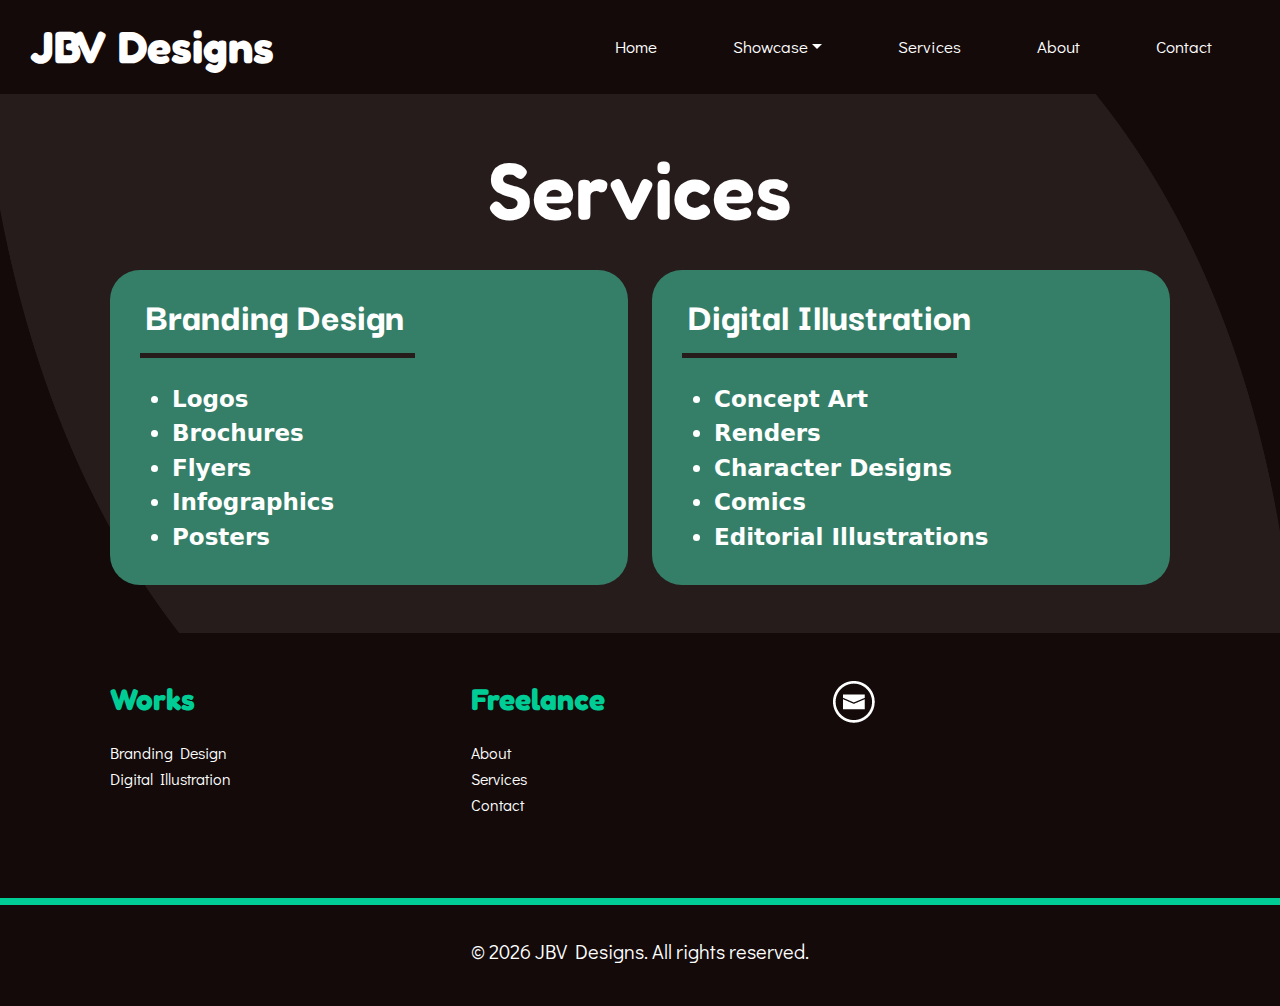
<file: services.html>
<!DOCTYPE html>
<html lang="en">
<head>
    <meta charset="UTF-8">
    <meta name="viewport" content="width=device-width, initial-scale=1.0">
    <title>Services</title>
    <link href="https://cdn.jsdelivr.net/npm/bootstrap@5.3.3/dist/css/bootstrap.min.css" rel="stylesheet" integrity="sha384-QWTKZyjpPEjISv5WaRU9OFeRpok6YctnYmDr5pNlyT2bRjXh0JMhjY6hW+ALEwIH" crossorigin="anonymous">
    <link rel="stylesheet" href="css/mystyle.css">
    <link href="https://fonts.googleapis.com/css2?family=Sora:wght@400;700&display=swap" rel="style
    sheet">
    <link href="https://fonts.googleapis.com/css2?family=Fredoka:wght@300..700&display=swap" rel="stylesheet">
    <link href="https://fonts.googleapis.com/css2?family=Darker+Grotesque:wght@300..900&display=swap" rel="stylesheet">
    <link href="https://fonts.googleapis.com/css2?family=Didact+Gothic&display=swap" rel="stylesheet">

</head>
<body>
 <div style="background-color:#271C1C;">
    <header>
        <nav class="navbar navbar-expand-lg">
            <!-- Logo -->
            <a class="navbar-brand" href="index.html">JBV Designs</a>
            <button class="navbar-toggler" type="button" data-bs-toggle="collapse" data-bs-target="#navbarNav"
                aria-controls="navbarNav" aria-expanded="false" aria-label="Toggle navigation">
                <span class="navbar-toggler-icon"></span>
            </button>
            <div class="collapse navbar-collapse" id="navbarNav">
                <ul class="navbar-nav ms-auto">
                    <!-- Menu Links -->
                    <li class="nav-item">
                        <a class="nav-link" id="home-link" href="index.html">Home</a>
                    </li>
                    <li class="nav-item dropdown">
                        <a class="nav-link dropdown-toggle" data-bs-auto-close="outside" href="#"
                            id="navbarDarkDropdownMenuLink" role="button" data-bs-toggle="dropdown" aria-expanded="false">
                            Showcase</a>
                        <ul class="dropdown-menu dropdown-menu-dark" aria-labelledby="navbarDarkDropdownMenuLink">
                            <li class="dropend">
                                <a class="dropdown-item dropdown-toggle" data-bs-toggle="dropdown"
                                    href="brandingdesign.html">Branding
                                    Design</a>
                                <ul class="dropdown-menu">
                                    <li><a class="dropdown-item" href="kamanao.html">Ka Manaʻo Logo</a></li>
                                    <li><a class="dropdown-item" href="permatrans.html">PermaTransitions Logo</a></li>
                                    <li><a class="dropdown-item" href="bullettrain.html">Bullet Train Productions Logo</a></li>
                                </ul>
                            </li>
    
                            <li class="dropend">
                                <a class="dropdown-item dropdown-toggle" data-bs-toggle="dropdown"
                                    href="illustration.html">Digital Illustration</a>
                                <ul class="dropdown-menu">
                                    <li><a class="dropdown-item" href="split.html">s.p.l.i.t. (Fan-Art)</a></li>
                                    <li><a class="dropdown-item" href="magic.html">Magic Trick</a></li>
                                    <li><a class="dropdown-item" href="assignmentdue.html">Due Tomorrow</a></li>
                                    <li><a class="dropdown-item" href="halloweencandy.html">Candy Shortage</a></li>
                                    <li><a class="dropdown-item" href="halloweencomic.html">Late Night Visitor</a></li>
                                </ul>
                            </li>
                        </ul>
                    </li>
                    <li class="nav-item">
                        <a class="nav-link" href="services.html">Services</a>
                    </li>
                    <li class="nav-item">
                        <a class="nav-link" href="aboutme.html">About</a>
                    </li>
                    <li class="nav-item">
                        <a class="nav-link" href="contactme.html">Contact</a>
                    </li>
                </ul>
            </div>
    </header>

    <section class="Service-design" style="background-color:#271C1C;">
        <h1 class="Content-title pt-5" style="text-align: center;">Services</h1>
        <div class="Services-section">
            <div class="container pt-4 pb-5">
                <div class="row justify-content-center g-4 mx-3">
    
                    <div class="col-12 col-md-6">
                        <div class="services" style="background-color: #357f69;">
                            <h2 class="Service-title">Branding Design</h2>
                            <hr class="Service-break">
                            <ul class="services-list">
                                <li>Logos</li>
                                <li>Brochures</li>
                                <li>Flyers</li>
                                <li>Infographics</li>
                                <li>Posters</li>
                            </ul>
                        </div>
                    </div>
    
                    <div class="col-12 col-md-6">
                        <div class="services" style="background-color: #357f69;">
                            <h2 class="Service-title">Digital Illustration</h2>
                            <hr class="Service-break">
                            <ul class="services-list">
                                <li>Concept Art</li>
                                <li>Renders</li>
                                <li>Character Designs</li>
                                <li>Comics</li>
                                <li>Editorial Illustrations</li>
                            </ul>
                        </div>
                    </div>
    
                </div>
    
            </div>
        </div>
    </section>
    </div>

    <footer class="pt-5"style="background-color: #140a0a;">
        <div class="container pb-5">
            <div class="row mx-3">
                <div class="col">
                    <h5 class="footer-heading">Works</h5>
                    <ul class="list-unstyled">
                        <li><a class="footer-links" href="brandingdesign.html">Branding Design</a></li>
                        <li><a class="footer-links" href="illustration.html">Digital Illustration</a></li>
                    </ul>
                </div>
                <div class="col">
                    <h5 class="footer-heading">Freelance</h5>
                    <ul class="list-unstyled">
                        <li><a class="footer-links" href="aboutme.html">About</a></li>
                        <li><a class="footer-links" href="services.html">Services</a></li>
                        <li><a class="footer-links" href="contactme.html">Contact</a></li>
                    </ul>
                </div>
                <div class="col">
                    <ul class="list-inline social-icons">
                        <li>
                            <a href="mailto:jasmineboquervelasco@gmail.com">
                                <img src="images/footer_social_email.png" alt="Email Icon">
                            </a>
                        </li>
                    </ul>
                </div>
            </div>
        </div>
        <hr class="footer-line">
        <div class="footer-bottom pb-4" style="text-align: center;">
            <p class="footer-note">&copy; 2026 JBV Designs. All rights reserved.</p>
        </div>
    </footer>

    <!-- REQUIRED: Javascript -->
    <script src="https://cdn.jsdelivr.net/npm/bootstrap@5.3.3/dist/js/bootstrap.bundle.min.js"
        integrity="sha384-YvpcrYf0tY3lHB60NNkmXc5s9fDVZLESaAA55NDzOxhy9GkcIdslK1eN7N6jIeHz"
        crossorigin="anonymous"></script>
</body>

</html>
</file>
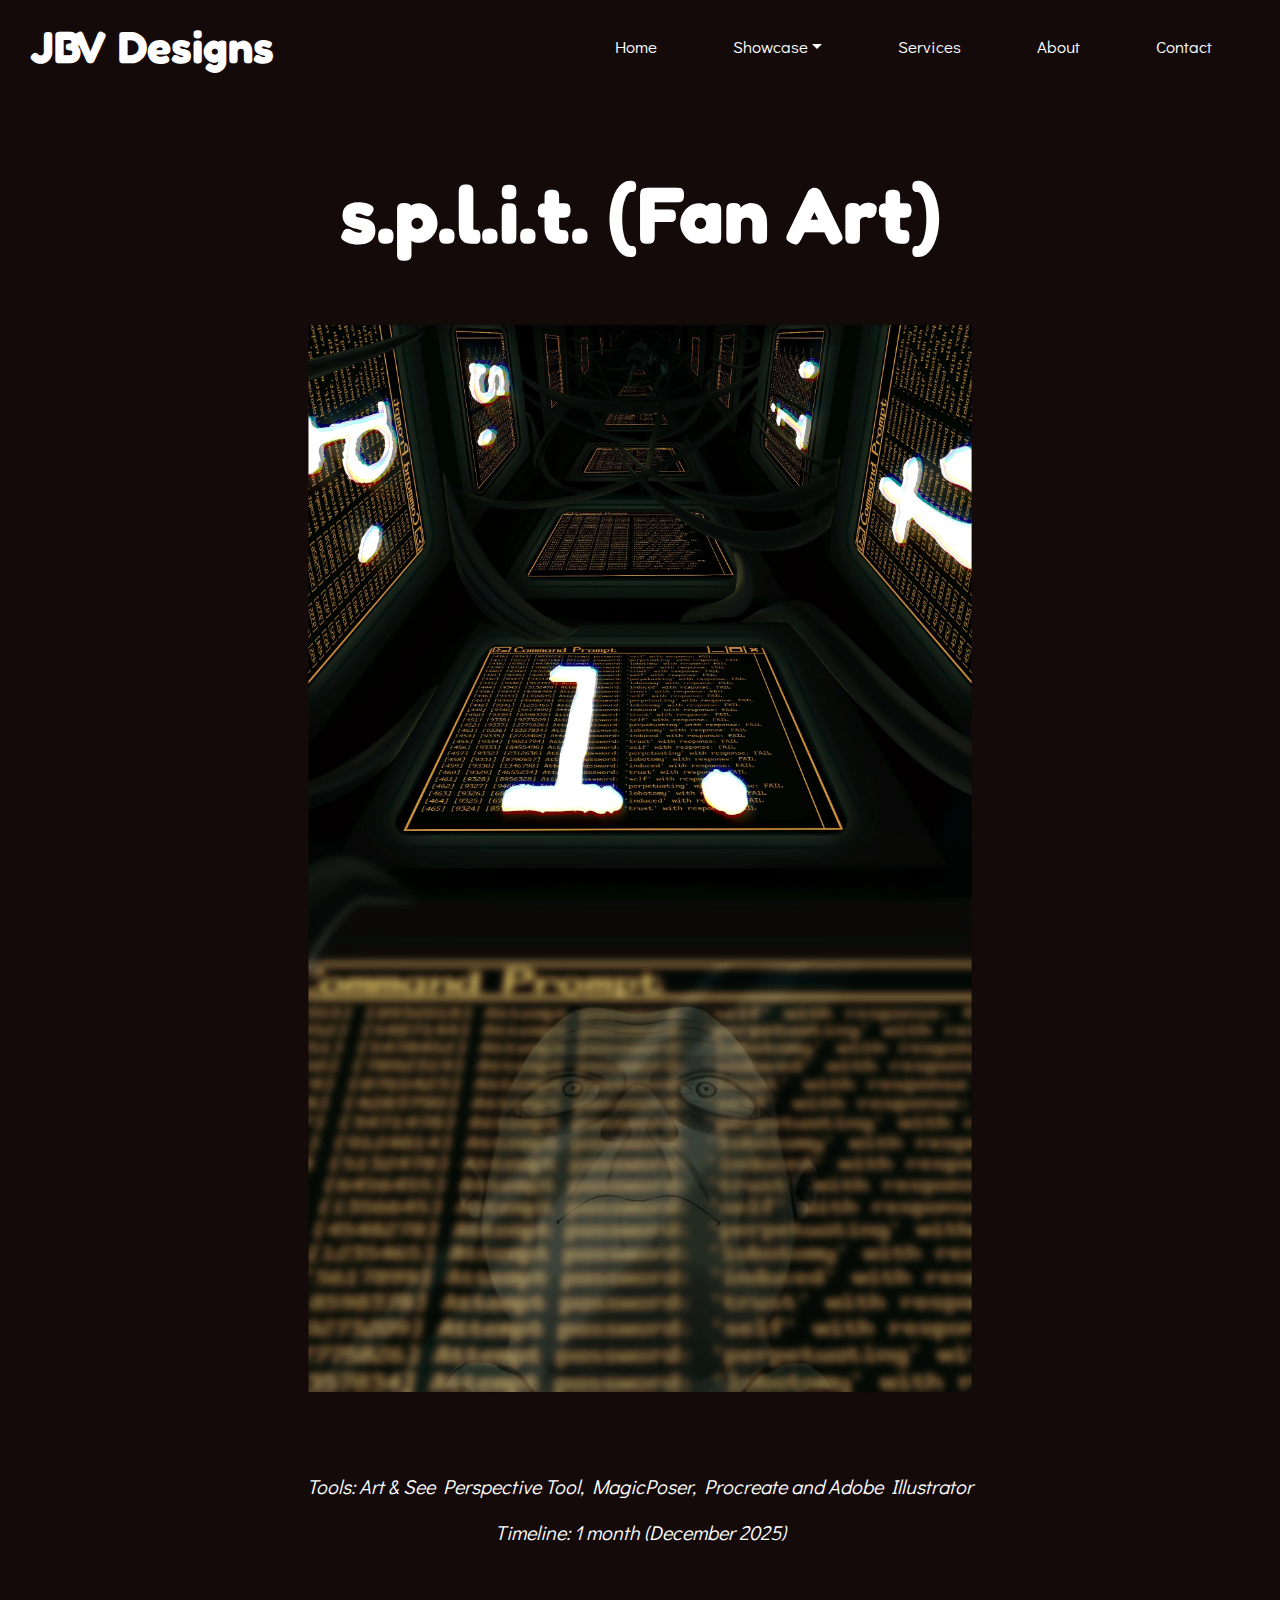
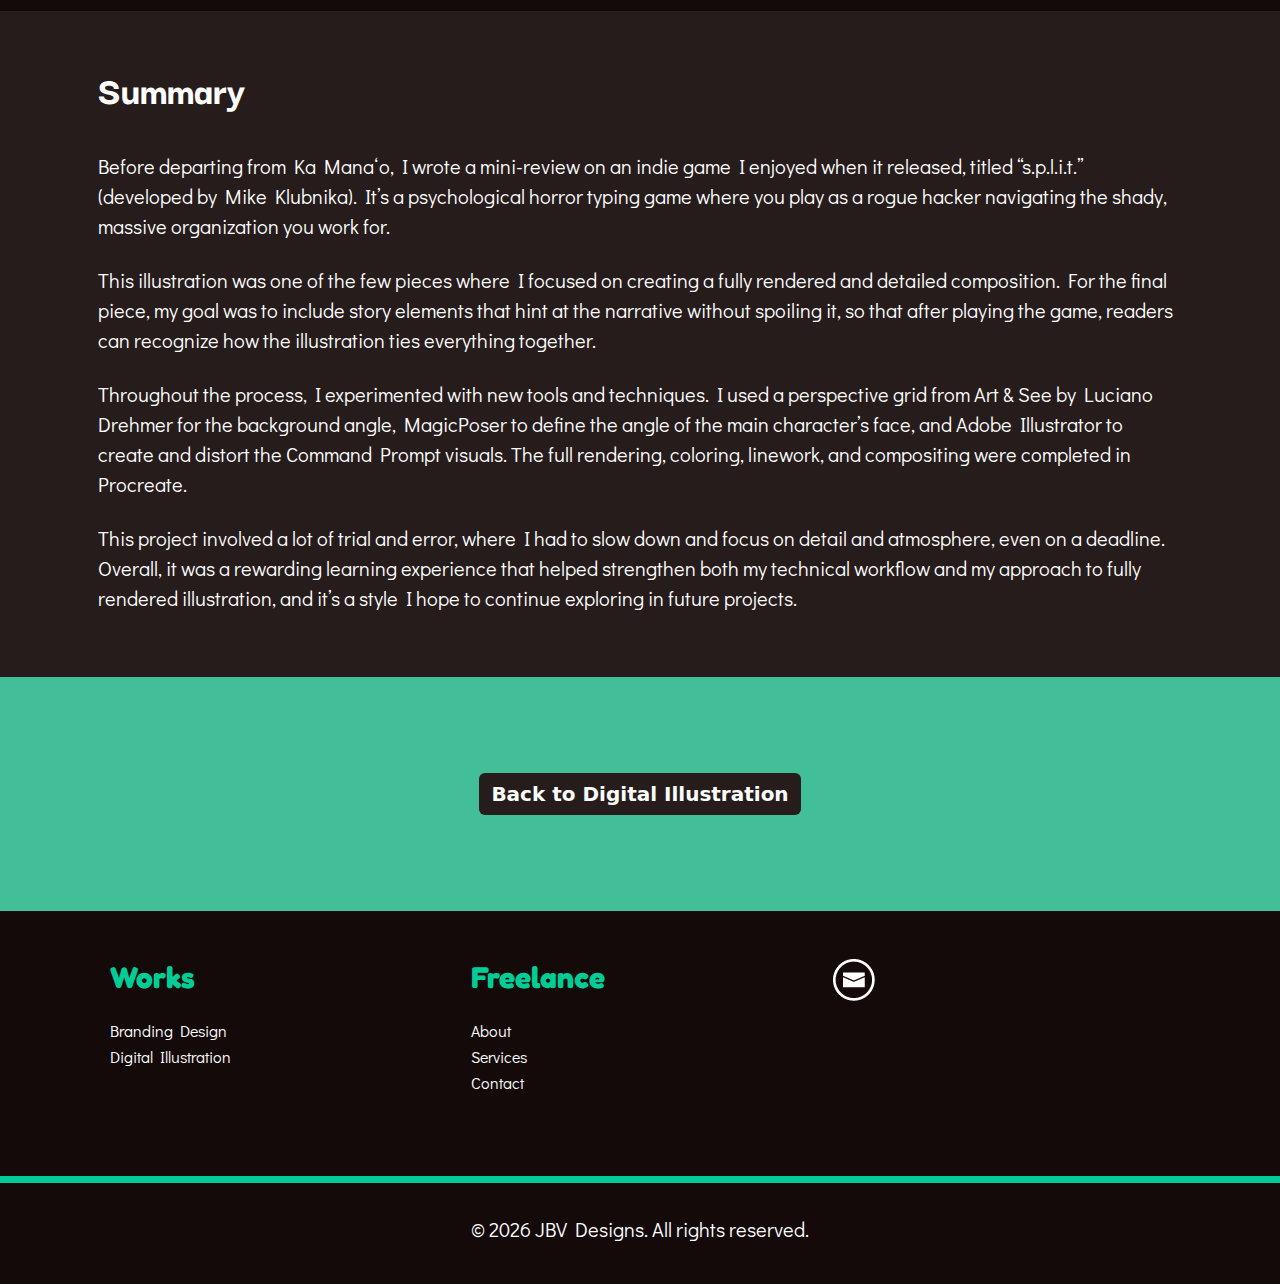
<file: split.html>
<!DOCTYPE html>
<html lang="en">

<head>
    <!-- REQUIRED: Meta Tags -->
    <meta charset="UTF-8">
    <meta name="viewport" content="width=device-width, initial-scale=1.0">
    <!-- REQUIRED: Page Title -->
    <title>s.p.l.i.t.(Fan-Art)</title>
    <!-- REQUIRED: Bootstrap CSS -->
    <link href="https://cdn.jsdelivr.net/npm/bootstrap@5.3.3/dist/css/bootstrap.min.css" rel="stylesheet"
        integrity="sha384-QWTKZyjpPEjISv5WaRU9OFeRpok6YctnYmDr5pNlyT2bRjXh0JMhjY6hW+ALEwIH" crossorigin="anonymous">
    <!-- REQUIRED: Your Custom CSS-->
    <link rel="stylesheet" href="css/mystyle.css">
    <!-- REQUIRED: Google Font API -->
    <link href="https://fonts.googleapis.com/css2?family=Sora:wght@400;700&display=swap" rel="style
    sheet">
    <link href="https://fonts.googleapis.com/css2?family=Fredoka:wght@300..700&display=swap" rel="stylesheet">
    <link href="https://fonts.googleapis.com/css2?family=Darker+Grotesque:wght@300..900&display=swap" rel="stylesheet">
    <link href="https://fonts.googleapis.com/css2?family=Didact+Gothic&display=swap" rel="stylesheet">
</head>

<body>
    <header>
        <nav class="navbar navbar-expand-lg">
            <!-- Logo -->
            <a class="navbar-brand" href="index.html">JBV Designs</a>
            <button class="navbar-toggler" type="button" data-bs-toggle="collapse" data-bs-target="#navbarNav"
                aria-controls="navbarNav" aria-expanded="false" aria-label="Toggle navigation">
                <span class="navbar-toggler-icon"></span>
            </button>
            <div class="collapse navbar-collapse" id="navbarNav">
                <ul class="navbar-nav ms-auto">
                    <!-- Menu Links -->
                    <li class="nav-item">
                        <a class="nav-link" id="home-link" href="index.html">Home</a>
                    </li>
                    <li class="nav-item dropdown">
                        <a class="nav-link dropdown-toggle" data-bs-auto-close="outside" href="#"
                            id="navbarDarkDropdownMenuLink" role="button" data-bs-toggle="dropdown"
                            aria-expanded="false">
                            Showcase</a>
                        <ul class="dropdown-menu dropdown-menu-dark" aria-labelledby="navbarDarkDropdownMenuLink">
                            <li class="dropend">
                                <a class="dropdown-item dropdown-toggle" data-bs-toggle="dropdown"
                                    href="brandingdesign.html">Branding
                                    Design</a>
                                <ul class="dropdown-menu">
                                    <li><a class="dropdown-item" href="kamanao.html">Ka Manaʻo Logo</a></li>
                                    <li><a class="dropdown-item" href="permatrans.html">PermaTransitions Logo</a></li>
                                    <li><a class="dropdown-item" href="bullettrain.html">Bullet Train Productions 
                                            Logo</a></li>
                                </ul>
                            </li>

                            <li class="dropend">
                                <a class="dropdown-item dropdown-toggle" data-bs-toggle="dropdown"
                                    href="illustration.html">Digital Illustration</a>
                                <ul class="dropdown-menu">
                                    <li><a class="dropdown-item" href="split.html">s.p.l.i.t. (Fan-Art)</a></li>
                                    <li><a class="dropdown-item" href="magic.html">Magic Trick</a></li>
                                    <li><a class="dropdown-item" href="assignmentdue.html">Due Tomorrow</a></li>
                                    <li><a class="dropdown-item" href="halloweencandy.html">Candy Shortage</a></li>
                                    <li><a class="dropdown-item" href="halloweencomic.html">Late Night Visitor</a></li>
                                </ul>
                            </li>
                        </ul>
                    </li>
                    <li class="nav-item">
                        <a class="nav-link" href="services.html">Services</a>
                    </li>
                    <li class="nav-item">
                        <a class="nav-link" href="aboutme.html">About</a>
                    </li>
                    <li class="nav-item">
                        <a class="nav-link" href="contactme.html">Contact</a>
                    </li>
                </ul>
            </div>
    </header>

    <section class="py-5" style="background-color: #140a0a;">
        <div class="project-image-background mx-3">
            <h1 class="py-4" style="text-align: center;">s.p.l.i.t. (Fan Art)</h1>
            <div class="project-detail">
                <img class="project-detail-visuals-1 img-fluid" src="images/split_final.webp"
                    alt="s.p.l.i.t. Fan Art illustration">
                <p class="pt-4" style="font-style: italic; text-align: center;">Tools: Art & See Perspective Tool, MagicPoser, Procreate and Adobe Illustrator
                </p>
                <p style="font-style: italic; text-align: center;">Timeline: 1 month (December 2025)</p>
            </div>
        </div>
    </section>

    <section class="py-5" style="background-color:#271C1C;">
        <div class="container">
            <h2 class="project-background-title-2 pb-4 mx-3">Summary</h2>
            <p class="project-background-body pb-2 mx-3">Before departing from Ka Manaʻo, I wrote a mini-review on an indie game I
                enjoyed
                when it released, titled “s.p.l.i.t.” (developed by Mike Klubnika). It’s a psychological horror typing game
                where
                you play as a rogue hacker navigating the shady, massive organization you work for.
            </p>
            <p class="project-background-body pb-2 mx-3"> This illustration was one of the few pieces where I focused on creating a
                fully rendered and detailed composition. For
                the final piece, my goal was to include story elements that hint at the narrative without spoiling it, so that
                after
                playing the game, readers can recognize how the illustration ties everything together.
            </p>
            <p class="project-background-body pb-2 mx-3">Throughout the process, I experimented with new tools and techniques. I used
                a
                perspective grid from Art & See by Luciano Drehmer for the background angle, MagicPoser to define the angle of
                the main
                character’s face, and Adobe Illustrator to create and distort the Command Prompt visuals. The full rendering,
                coloring, linework, and compositing were completed in Procreate.
            </p>
            <p class="project-background-body mx-3">
                This project involved a lot of trial and error, where I had to slow down and focus on detail and atmosphere,
                even on a deadline.
                Overall, it was a rewarding learning experience that helped strengthen both my technical workflow and my
                approach to
                fully rendered illustration, and it’s a style I hope to continue exploring in future projects.
            </p>
        </div>
    </section>

    <section class="py-5" style="background-color:#42be99; text-align: center;">
        <div class="Back-to-category-button py-5">
            <a id="btn-2" class="btn btn-primary" href="illustration.html">Back to Digital Illustration</a>
        </div>
    </section>

    <footer class="pt-5" style="background-color: #140a0a;">
        <div class="container pb-5">
            <div class="row mx-3">
                <div class="col">
                    <h5 class="footer-heading">Works</h5>
                    <ul class="list-unstyled">
                        <li><a class="footer-links" href="brandingdesign.html">Branding Design</a></li>
                        <li><a class="footer-links" href="illustration.html">Digital Illustration</a></li>
                    </ul>
                </div>
                <div class="col">
                    <h5 class="footer-heading">Freelance</h5>
                    <ul class="list-unstyled">
                        <li><a class="footer-links" href="aboutme.html">About</a></li>
                        <li><a class="footer-links" href="services.html">Services</a></li>
                        <li><a class="footer-links" href="contactme.html">Contact</a></li>
                    </ul>
                </div>
                <div class="col">
                    <ul class="list-inline social-icons">
                        <li>
                            <a href="mailto:jasmineboquervelasco@gmail.com">
                                <img src="images/footer_social_email.png" alt="Email Icon">
                            </a>
                        </li>
                    </ul>
                </div>
            </div>
        </div>
        <hr class="footer-line">
        <div class="footer-bottom pb-4" style="text-align: center;">
            <p class="footer-note">&copy; 2026 JBV Designs. All rights reserved.</p>
        </div>
    </footer>

    <!-- REQUIRED: Javascript -->
    <script src="https://cdn.jsdelivr.net/npm/bootstrap@5.3.3/dist/js/bootstrap.bundle.min.js"
        integrity="sha384-YvpcrYf0tY3lHB60NNkmXc5s9fDVZLESaAA55NDzOxhy9GkcIdslK1eN7N6jIeHz"
        crossorigin="anonymous"></script>
</body>

</html>
</file>
<file: css/mystyle.css>
/********************************
Global Styles and UI Components
**********************************/

.container1{
    padding-left: 40px;
    padding-right: 40px;
    position: relative;
}

.navbar.navbar-expand-lg {
    background-color: #140A0A;
}

.card {
    background-color: #140A0A;
    border-radius: 20px;
    overflow: hidden;
    max-width: 100%;
    width: 100%;
    height: 100%;
    border: none;
}

.card-img-top {
    object-fit: cover;
    display: block;
    height: 300px;
}

.card:hover {
    box-shadow: 0 10px 20px rgba(20, 10, 10, 0.5);
    transform:translateY(-10px);
}

a,
button,
.card,
.nav-link,
.navbar-brand {
    transition: 0.2s ease;
}

.dropdown-menu {
    background-color: #42be99;
    border: dashed 5px #357f69;
}

.navbar-toggler {
    margin-right: 30px;
    border: solid 5px #FFFFFF;
    font-size: 28px;
    background-color: white;
}

.btn.btn-primary {
    background-color: #271C1C;
    border: none;
    font-size: 20px;
    font-weight: 700;
}

.btn.btn-primary:hover {
    background-color: #140A0A;
}

.btn.btn-secondary {
    background-color: #00cd96;
    border: none;
    font-size: 20px;
    color: #140A0A;
    font-weight: 700;
}

.btn.btn-secondary:hover {
    background-color: #FFFFFF;
    color: #140A0A;
}

.Contact-button {
    justify-content: center;
}

.Contact-icon {
    width: 23px;
    height: auto;
    margin-right: 8px;
    margin-bottom: 2%;
}

.social-icons {
    display: flex;
    gap: 24px;
}

.footer-line {
    padding-top: 15px;
    border-width: 7px;
    color: #00cd96;
    opacity: 1;
}

/********************************
Typography
**********************************/
h1 {
    font-family: "Fredoka", sans-serif;
    font-size: 80px;
    font-weight: 700;
}

@media screen and (max-width: 993px) {
    h1 {
        font-size: 65px;
        text-align: center;
    }

    .Hero-text {
        text-align: center;
        padding: 0%;
        max-width: 100%;
    }
    
}

h2 {
    font-family: "Darker Grotesque", sans-serif;
    font-size: 40px;
    font-weight: 500;
    line-height: 60px;
}

.Section-title, .Section-title-2 {
   font-weight: 800;
   font-size: 60px;
   text-align: left;
}

.Showcase-title, .dropdown-item {
    color: #3d2b2b;
}

.dropdown-item {
    font-weight: 600;
}

.Section-title-2 {
    color: #140A0A;
}

.dropend,
.dropend:focus,
.dropend:active,
.dropdown-toggle {
    color: #140A0A;
}

.dropdown-menu.dropdown-menu-dark .dropdown-item:hover {
    background-color: #140A0A;
    color: #FFFFFF;
}

.Content-title {
    color: #FFFFFF;
}

.Showcase-title, .Content-title {
    font-weight: 600;
}

p {
    font-family: "Didact Gothic", sans-serif;
    font-weight: 400;
    font-size: 20px;
}

.Hero-text,
h1,
h2,
p,
.nav-item,
.dropdown,
.nav-link,
.navbar-brand {
    color: #FFFFFF;
}

.navbar-brand {
    font-family: "Fredoka", sans-serif;
    font-weight: 800;
    font-size: 45px;
    padding-left: 30px;
}

.nav-item {
    margin-left: 30px;
}

.nav-item, .dropdown, .nav-link {
    font-family: "Didact Gothic", sans-serif;
    font-weight: 400;
    font-size: 17px;
    padding-right: 30px;}

.navbar-nav {
    margin-left: auto;
    margin-right: 30px;
}

.nav-link:hover,
.nav-link:focus,
.nav-item:hover,
.navbar-brand:hover,
#navbarDarkDropdownMenuLink:focus {
    color: #00cd96;
}

.card-link {
    text-decoration: none;
    color: #00cd96;
    font-family: "Fredoka", sans-serif;
    font-weight: 800;
}

.Hero-text {
    max-width: 600px;
    padding: 100px 50px;
}


.About-text {
    padding-top: 0px;
    flex: 1;
}

.blockquote, .blockquote-2 {
    font-weight: 700;
    font-size: 25px;
}

.project-background-title-1,
.project-background-title-2 {
    font-family: "Darker Grotesque", sans-serif;
    font-weight: 800;
    font-size: 40px;
}

.project-detail-h3 {
    font-family: "Didact Gothic", sans-serif;
    font-weight: 700;
    color: #140A0A;
    font-size: 30px;
}

.project-detail-body {
    margin-left: 7%;
}

.content-warning-text {
    font-size: 70px;
    font-weight: 700;
    color: #d10d6f;
}

.footer-heading {
    font-family: "Fredoka", sans-serif;
    font-size: 30px;
    font-weight: 700;
    color: #00cd96;
    padding-bottom: 15px;
}

.footer-links {
    text-decoration: none;
    color: #FFFFFF;
    font-family: "Didact Gothic", sans-serif;
    font-weight: 400;
    font-size: 16px;
    line-height: 25px;
}

.Service-title {
    font-weight: 800;
    padding-left: 5px;
}

.services-list {
    font-weight: 600;
    font-size: 23px;
    color: #FFFFFF;
}

/********************************
Page-Specific Styles
**********************************/
.background2{
    width: 100%;
    height: auto;
    background-color: #271C1C;
    background-image: linear-gradient(180deg, #271C1C 50%, #140A0A 100%);
}

.background1 {
    background-image: url(../images/hero_section.webp);
    background-repeat: no-repeat;
    background-size: cover;

    display: flex;
    align-items: center;
    justify-content: flex-end;
}

@media (max-width: 993px) {
    .background1 {
        justify-content: center;
        text-align: center;
    }

    .Hero-text {
        padding: 40px 20px;
    }
}

.Showcase-section,
.Showcase-section-1,
.BrandingDesign{
   background-color: #53ba92;
}

.Showcase-section,
.Showcase-section-1,
.BrandingDesign,
.Service-design,
.AboutDesign {
   background-image: url(../images/Showcase-Background.png);
   background-size: cover;
   background-repeat: no-repeat;
   background-position: center;
}

.Showcase-section-1 {
    background-image: url(../images/Showcase-Background-Index.png);
}

.About-section {
    background-color: #140A0A;
    padding-bottom: 32px;
}

.About-image {
    max-width: 35%;
    height: auto;
}

@media (max-width: 993px) {
    .About-image {
        max-width: 90%;
        text-align: center;
        align-items: center;
    }
}

.About-content {
    display: flex;
    flex-wrap: wrap;
    align-items: center;
    justify-content: space-between; 
    gap: 20px;
    padding: 20px;
}

.services {
    padding: 15px 30px;
    border-radius: 30px;
}

.Service-break {
    border-width: 5px;
    width: 60%;
    opacity: 1;
    margin: 0;
    padding-bottom: 24px;
    color: #271C1C;
}



.project-detail-visuals,
.project-detail-visuals-1 {
    display: block;
    margin-top: 0px;
    margin-bottom: 24px;
    margin-right: auto;
    margin-left: auto;
    max-width: 60%;
}

@media (max-width: 993px) {
    .project-detail-visuals,
    .project-detail-visuals-1 {
        max-width: 80%;
    }
}
</file>
